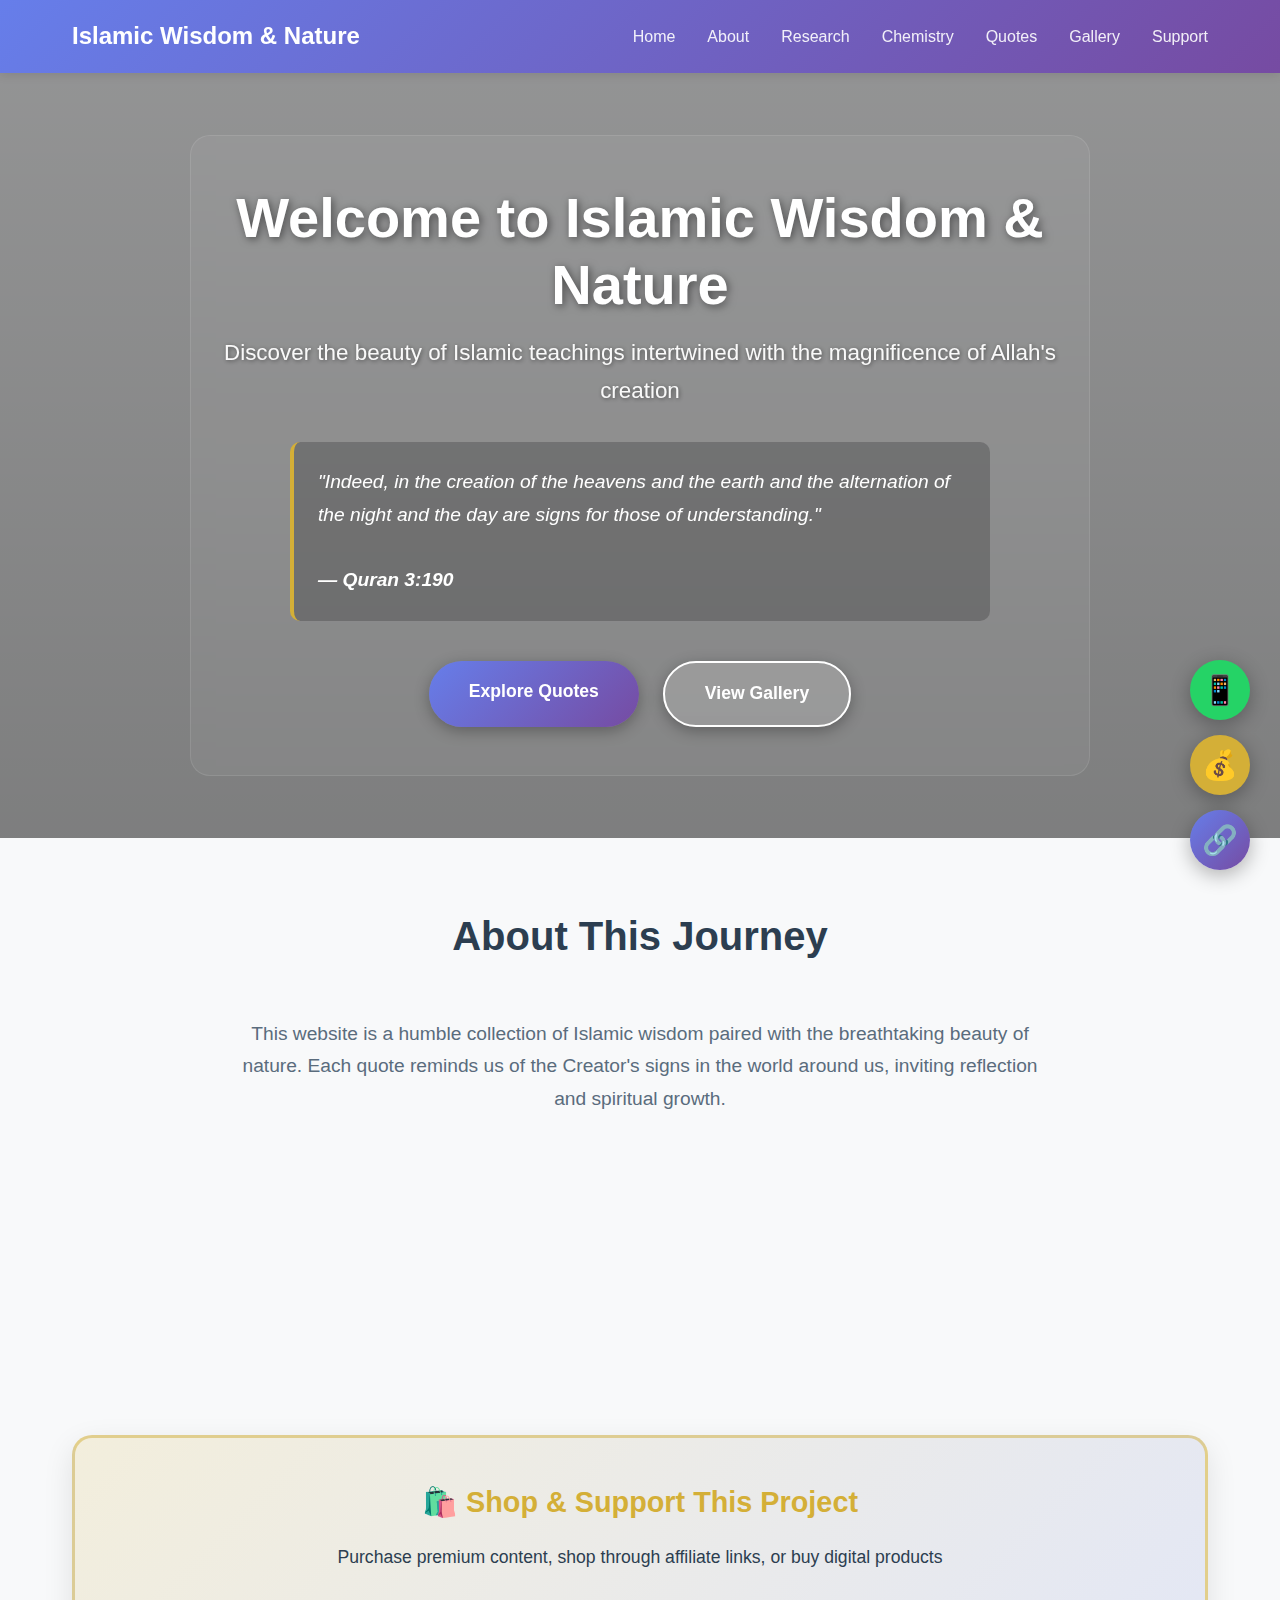
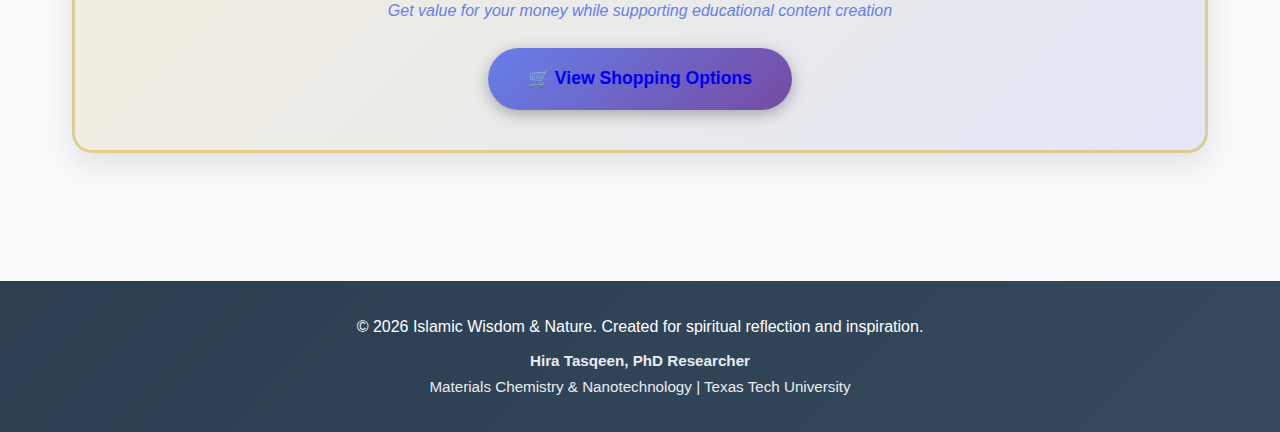
<file: index.html>
<!DOCTYPE html>
<html lang="en">
<head>
    <meta charset="UTF-8">
    <meta name="google-site-verification" content="0rpn5jZev-lIDCj9W_5budGLkEMwYAqXZYoYXgfjcLM" />
    <meta name="viewport" content="width=device-width, initial-scale=1.0">
    <title>Islamic Wisdom & Nature - by Hira Tasqeen</title>
    <meta name="description" content="Beautiful Islamic quotes, Quran verses, chemistry in nature, and stunning nature photography by Hira Tasqeen. Discover the science behind Allah's creation.">
    <meta name="keywords" content="Hira Tasqeen, Islamic quotes, Quran verses, Islamic wisdom, nature photography, chemistry in Islam, Islamic science, Muslim education, Allah creation, Hira Tasqeen website">
    <meta name="author" content="Hira Tasqeen">
    <meta property="og:title" content="Islamic Wisdom & Nature - by Hira Tasqeen">
    <meta property="og:description" content="Beautiful Islamic quotes, chemistry explanations, and nature photography combining faith and science">
    <meta property="og:type" content="website">
    <meta property="og:url" content="https://Hira-Tasqeen.github.io/islamic-wisdom-nature/">
    <meta name="twitter:card" content="summary_large_image">
    <meta name="twitter:title" content="Islamic Wisdom & Nature - by Hira Tasqeen">
    <meta name="twitter:description" content="Beautiful Islamic quotes and nature photography by Hira Tasqeen">
    <style>
        * {
            margin: 0;
            padding: 0;
            box-sizing: border-box;
        }

        html {
            scroll-behavior: smooth;
        }

        body {
            font-family: 'Segoe UI', Tahoma, Geneva, Verdana, sans-serif;
            background-color: #f8f9fa;
            color: #2c3e50;
            line-height: 1.7;
            overflow-x: hidden;
        }

        /* Loading Animation */
        .page-loader {
            position: fixed;
            top: 0;
            left: 0;
            width: 100%;
            height: 100%;
            background: linear-gradient(135deg, #667eea 0%, #764ba2 100%);
            display: flex;
            justify-content: center;
            align-items: center;
            z-index: 9999;
            transition: opacity 0.5s, visibility 0.5s;
        }

        .page-loader.hidden {
            opacity: 0;
            visibility: hidden;
        }

        .loader-content {
            text-align: center;
            color: white;
        }

        .spinner {
            width: 50px;
            height: 50px;
            border: 4px solid rgba(255, 255, 255, 0.3);
            border-top: 4px solid white;
            border-radius: 50%;
            animation: spin 1s linear infinite;
            margin: 0 auto 1rem;
        }

        @keyframes spin {
            0% { transform: rotate(0deg); }
            100% { transform: rotate(360deg); }
        }

        /* Floating Action Buttons */
        .floating-buttons {
            position: fixed;
            bottom: 30px;
            right: 30px;
            display: flex;
            flex-direction: column;
            gap: 15px;
            z-index: 1000;
        }

        .fab {
            width: 60px;
            height: 60px;
            border-radius: 50%;
            display: flex;
            align-items: center;
            justify-content: center;
            color: white;
            font-size: 1.8rem;
            text-decoration: none;
            box-shadow: 0 5px 20px rgba(0, 0, 0, 0.3);
            transition: all 0.3s ease;
            animation: floatFab 3s ease-in-out infinite;
        }

        @keyframes floatFab {
            0%, 100% { transform: translateY(0); }
            50% { transform: translateY(-10px); }
        }

        .fab:hover {
            transform: scale(1.15) rotate(10deg);
            animation: none;
        }

        .fab-whatsapp {
            background: #25D366;
        }

        .fab-share {
            background: linear-gradient(135deg, #667eea, #764ba2);
        }

        .fab-donate {
            background: #d4af37;
        }

        /* Navigation */
        nav {
            background: linear-gradient(135deg, #667eea 0%, #764ba2 100%);
            padding: 1rem 0;
            box-shadow: 0 2px 10px rgba(0, 0, 0, 0.1);
            position: sticky;
            top: 0;
            z-index: 1000;
        }

        .nav-container {
            max-width: 1200px;
            margin: 0 auto;
            display: flex;
            justify-content: space-between;
            align-items: center;
            padding: 0 2rem;
        }

        .logo {
            color: white;
            font-size: 1.5rem;
            font-weight: 700;
            text-decoration: none;
        }

        .nav-links {
            display: flex;
            gap: 2rem;
            list-style: none;
        }

        .nav-links a {
            color: rgba(255, 255, 255, 0.9);
            text-decoration: none;
            font-weight: 500;
            transition: all 0.3s ease;
            position: relative;
        }

        .nav-links a::after {
            content: '';
            position: absolute;
            bottom: -5px;
            left: 0;
            width: 0;
            height: 2px;
            background: #d4af37;
            transition: width 0.3s ease;
        }

        .nav-links a:hover {
            color: #d4af37;
            transform: translateY(-2px);
        }

        .nav-links a:hover::after {
            width: 100%;
        }

        .hamburger {
            display: none;
            flex-direction: column;
            cursor: pointer;
            gap: 4px;
        }

        .hamburger span {
            width: 25px;
            height: 3px;
            background: white;
            border-radius: 3px;
            transition: all 0.3s ease;
        }

        /* Hero Section */
        .hero {
            min-height: 85vh;
            background: linear-gradient(rgba(0, 0, 0, 0.4), rgba(0, 0, 0, 0.5)),
                        url('https://images.unsplash.com/photo-1506905925346-21bda4d32df4?w=1600&q=80');
            background-size: cover;
            background-position: center;
            background-attachment: fixed;
            display: flex;
            align-items: center;
            justify-content: center;
            color: white;
            text-align: center;
            padding: 2rem;
        }

        .hero-content {
            max-width: 900px;
            padding: 3rem 2rem;
            background: rgba(255, 255, 255, 0.05);
            backdrop-filter: blur(10px);
            border-radius: 20px;
            border: 1px solid rgba(255, 255, 255, 0.1);
            animation: fadeInUp 1s ease-out, float 3s ease-in-out infinite;
        }

        @keyframes fadeInUp {
            from {
                opacity: 0;
                transform: translateY(30px);
            }
            to {
                opacity: 1;
                transform: translateY(0);
            }
        }

        @keyframes float {
            0%, 100% { transform: translateY(0); }
            50% { transform: translateY(-10px); }
        }

        .hero h1 {
            font-size: 3.5rem;
            font-weight: 700;
            margin-bottom: 1rem;
            text-shadow: 2px 2px 8px rgba(0, 0, 0, 0.5);
            line-height: 1.2;
        }

        .hero h3 {
            font-size: 1.4rem;
            font-weight: 300;
            margin-bottom: 2rem;
            opacity: 0.95;
            text-shadow: 1px 1px 4px rgba(0, 0, 0, 0.5);
        }

        .hero blockquote {
            border-left: 4px solid #d4af37;
            padding-left: 1.5rem;
            margin: 2rem auto;
            font-style: italic;
            font-size: 1.2rem;
            max-width: 700px;
            background: rgba(0, 0, 0, 0.2);
            padding: 1.5rem;
            border-radius: 10px;
            text-align: left;
        }

        .hero-buttons {
            margin-top: 2.5rem;
            display: flex;
            gap: 1.5rem;
            justify-content: center;
            flex-wrap: wrap;
        }

        .btn {
            padding: 1rem 2.5rem;
            font-size: 1.1rem;
            font-weight: 600;
            border-radius: 50px;
            text-decoration: none;
            transition: all 0.3s ease;
            box-shadow: 0 4px 15px rgba(0, 0, 0, 0.3);
            display: inline-block;
        }

        .btn-primary {
            background: linear-gradient(135deg, #667eea 0%, #764ba2 100%);
            color: white;
            border: none;
            position: relative;
            overflow: hidden;
        }

        .btn-primary::before {
            content: '';
            position: absolute;
            top: 0;
            left: -100%;
            width: 100%;
            height: 100%;
            background: linear-gradient(90deg, transparent, rgba(255,255,255,0.3), transparent);
            transition: left 0.5s;
        }

        .btn-primary:hover::before {
            left: 100%;
        }

        .btn-primary:hover {
            transform: translateY(-3px) scale(1.05);
            box-shadow: 0 10px 30px rgba(102, 126, 234, 0.5);
        }

        .btn-secondary {
            background: rgba(255, 255, 255, 0.1);
            color: white;
            border: 2px solid white;
            backdrop-filter: blur(10px);
        }

        .btn-secondary:hover {
            background: rgba(255, 255, 255, 0.2);
            transform: translateY(-3px);
        }

        /* Content Section */
        .content-section {
            max-width: 1200px;
            margin: 0 auto;
            padding: 4rem 2rem;
        }

        .content-section h2 {
            text-align: center;
            font-size: 2.5rem;
            margin-bottom: 3rem;
            color: #2c3e50;
        }

        .features {
            display: grid;
            grid-template-columns: repeat(auto-fit, minmax(300px, 1fr));
            gap: 2rem;
            margin-top: 3rem;
        }

        .feature-card-link {
            text-decoration: none;
            color: inherit;
            display: block;
        }

        .feature-card {
            background: linear-gradient(135deg, #f5f7fa 0%, #c3cfe2 100%);
            padding: 2.5rem;
            border-radius: 15px;
            box-shadow: 0 10px 30px rgba(0, 0, 0, 0.1);
            transition: all 0.4s ease;
            opacity: 0;
            transform: translateY(50px);
            animation: slideInUp 0.6s ease forwards;
            position: relative;
            cursor: pointer;
        }

        .feature-card-link:nth-child(1) .feature-card { animation-delay: 0.1s; }
        .feature-card-link:nth-child(2) .feature-card { animation-delay: 0.2s; }
        .feature-card-link:nth-child(3) .feature-card { animation-delay: 0.3s; }

        @keyframes slideInUp {
            to {
                opacity: 1;
                transform: translateY(0);
            }
        }

        .feature-card:hover {
            transform: translateY(-15px) scale(1.03);
            box-shadow: 0 20px 50px rgba(102, 126, 234, 0.3);
            background: linear-gradient(135deg, #667eea 0%, #764ba2 100%);
            color: white;
        }

        .feature-card:hover h3 {
            color: white;
        }

        .feature-card:hover p {
            color: rgba(255, 255, 255, 0.9);
        }

        .feature-card h3 {
            font-size: 1.5rem;
            margin-bottom: 1rem;
            color: #5a67d8;
        }

        .feature-card p {
            color: #4a5568;
            line-height: 1.8;
        }

        .card-arrow {
            position: absolute;
            bottom: 1.5rem;
            right: 1.5rem;
            font-size: 1.8rem;
            color: #667eea;
            opacity: 0;
            transform: translateX(-10px);
            transition: all 0.4s ease;
        }

        .feature-card:hover .card-arrow {
            opacity: 1;
            transform: translateX(0);
            color: white;
        }

        /* Footer */
        footer {
            background: linear-gradient(135deg, #2c3e50 0%, #34495e 100%);
            color: white;
            padding: 2rem;
            text-align: center;
            margin-top: 4rem;
        }

        @media (max-width: 768px) {
            .hero h1 {
                font-size: 2.5rem;
            }

            .hero h3 {
                font-size: 1.1rem;
            }

            .hamburger {
                display: flex;
            }

            .nav-links {
                position: fixed;
                top: 60px;
                left: -100%;
                flex-direction: column;
                background: linear-gradient(135deg, #667eea 0%, #764ba2 100%);
                width: 100%;
                padding: 2rem;
                gap: 1.5rem;
                transition: left 0.3s ease;
                box-shadow: 0 4px 10px rgba(0, 0, 0, 0.2);
            }

            .nav-links.active {
                left: 0;
            }

            .hero-buttons {
                flex-direction: column;
                align-items: stretch;
            }

            .btn {
                width: 100%;
            }
        }
    </style>
</head>
<body>
    <!-- Loading Screen -->
    <div class="page-loader" id="pageLoader">
        <div class="loader-content">
            <div class="spinner"></div>
            <h2 style="font-size: 1.5rem; margin-top: 1rem;">Loading Islamic Wisdom...</h2>
        </div>
    </div>

    <!-- Floating Action Buttons -->
    <div class="floating-buttons">
        <a href="https://wa.me/?text=Check%20out%20this%20amazing%20Islamic%20Wisdom%20and%20Chemistry%20website!%20https://github.com/YOUR-USERNAME/islamic-wisdom-nature" target="_blank" class="fab fab-whatsapp" title="Share on WhatsApp">📱</a>
        <a href="support.html" class="fab fab-donate" title="Support Us">💰</a>
        <a href="#" onclick="shareWebsite(); return false;" class="fab fab-share" title="Share Website">🔗</a>
    </div>

    <nav>
        <div class="nav-container">
            <a href="index.html" class="logo">Islamic Wisdom & Nature</a>
            <div class="hamburger" onclick="toggleMenu()">
                <span></span>
                <span></span>
                <span></span>
            </div>
            <ul class="nav-links" id="navLinks">
                <li><a href="index.html">Home</a></li>
                <li><a href="about.html">About</a></li>
                <li><a href="research.html">Research</a></li>
                <li><a href="chemistry.html">Chemistry</a></li>
                <li><a href="quotes.html">Quotes</a></li>
                <li><a href="gallery.html">Gallery</a></li>
                <li><a href="support.html">Support</a></li>
            </ul>
        </div>
    </nav>

    <div class="hero">
        <div class="hero-content">
            <h1>Welcome to Islamic Wisdom & Nature</h1>
            <h3>Discover the beauty of Islamic teachings intertwined with the magnificence of Allah's creation</h3>
            
            <blockquote>
                "Indeed, in the creation of the heavens and the earth and the alternation of the night and the day are signs for those of understanding."
                <br><br>
                <strong>— Quran 3:190</strong>
            </blockquote>

            <div class="hero-buttons">
                <a href="quotes.html" class="btn btn-primary">Explore Quotes</a>
                <a href="gallery.html" class="btn btn-secondary">View Gallery</a>
            </div>
        </div>
    </div>

    <div class="content-section">
        <h2>About This Journey</h2>
        
        <p style="text-align: center; font-size: 1.2rem; color: #5a6c7d; max-width: 800px; margin: 0 auto 3rem;">
            This website is a humble collection of Islamic wisdom paired with the breathtaking beauty of nature. 
            Each quote reminds us of the Creator's signs in the world around us, inviting reflection and spiritual growth.
        </p>

        <div class="features">
            <a href="quotes.html" class="feature-card-link">
                <div class="feature-card">
                    <h3>📖 Sacred Verses</h3>
                    <p>Authentic quotes from the Quran and Hadith, carefully selected to inspire and guide.</p>
                    <span class="card-arrow">→</span>
                </div>
            </a>

            <a href="gallery.html" class="feature-card-link">
                <div class="feature-card">
                    <h3>🌿 Nature's Beauty</h3>
                    <p>Stunning natural landscapes that reflect the majesty of Allah's creation.</p>
                    <span class="card-arrow">→</span>
                </div>
            </a>

            <a href="inspiration.html" class="feature-card-link">
                <div class="feature-card">
                    <h3>✨ Daily Inspiration</h3>
                    <p>Find peace and wisdom through the combination of divine words and earthly beauty.</p>
                    <span class="card-arrow">→</span>
                </div>
            </a>
        </div>

        <div style="text-align: center; margin-top: 3rem; padding: 2.5rem; background: linear-gradient(135deg, rgba(212,175,55,0.15) 0%, rgba(102,126,234,0.15) 100%); border-radius: 20px; border: 3px solid rgba(212,175,55,0.5); box-shadow: 0 10px 30px rgba(0,0,0,0.1);">
            <h3 style="color: #d4af37; font-size: 1.8rem; margin-bottom: 1rem;">🛍️ Shop & Support This Project</h3>
            <p style="margin-bottom: 1.5rem; font-size: 1.1rem; color: #2c3e50;">Purchase premium content, shop through affiliate links, or buy digital products</p>
            <p style="margin-bottom: 1.5rem; font-style: italic; color: #667eea;">Get value for your money while supporting educational content creation</p>
            <a href="support.html" class="btn" style="font-size: 1.1rem; padding: 1rem 2.5rem; background: linear-gradient(135deg, #667eea 0%, #764ba2 100%);">🛒 View Shopping Options</a>
        </div>
    </div>

    <footer>
        <p>&copy; 2026 Islamic Wisdom & Nature. Created for spiritual reflection and inspiration.</p>
        <p style="margin-top: 0.5rem; font-size: 0.95rem; opacity: 0.9;">
            <strong>Hira Tasqeen, PhD Researcher</strong><br>
            Materials Chemistry & Nanotechnology | Texas Tech University
        </p>
    </footer>

    <script>
        // Page loader
        window.addEventListener('load', () => {
            setTimeout(() => {
                document.getElementById('pageLoader').classList.add('hidden');
            }, 800);
        });

        function toggleMenu() {
            const navLinks = document.getElementById('navLinks');
            navLinks.classList.toggle('active');
        }

        // Close menu when clicking on a link
        document.querySelectorAll('.nav-links a').forEach(link => {
            link.addEventListener('click', () => {
                document.getElementById('navLinks').classList.remove('active');
            });
        });

        // Close menu when clicking outside
        document.addEventListener('click', (e) => {
            const nav = document.querySelector('nav');
            const hamburger = document.querySelector('.hamburger');
            if (!nav.contains(e.target) && !hamburger.contains(e.target)) {
                document.getElementById('navLinks').classList.remove('active');
            }
        });

        // Smooth scroll for internal links
        document.querySelectorAll('a[href^="#"]').forEach(anchor => {
            anchor.addEventListener('click', function (e) {
                e.preventDefault();
                const target = document.querySelector(this.getAttribute('href'));
                if (target) {
                    target.scrollIntoView({ behavior: 'smooth', block: 'start' });
                }
            });
        });

        // Parallax effect for hero
        window.addEventListener('scroll', () => {
            const scrolled = window.pageYOffset;
            const hero = document.querySelector('.hero');
            if (hero) {
                hero.style.transform = `translateY(${scrolled * 0.5}px)`;
            }
        });

        // Share website function
        function shareWebsite() {
            if (navigator.share) {
                navigator.share({
                    title: 'Islamic Wisdom & Nature',
                    text: 'Discover the beauty of Islamic teachings and chemistry of nature!',
                    url: window.location.href
                }).catch(err => console.log('Error sharing:', err));
            } else {
                // Fallback - copy to clipboard
                navigator.clipboard.writeText(window.location.href);
                alert('Link copied to clipboard! Share with your friends!');
            }
        }
    </script>
</body>
</html>
</file>
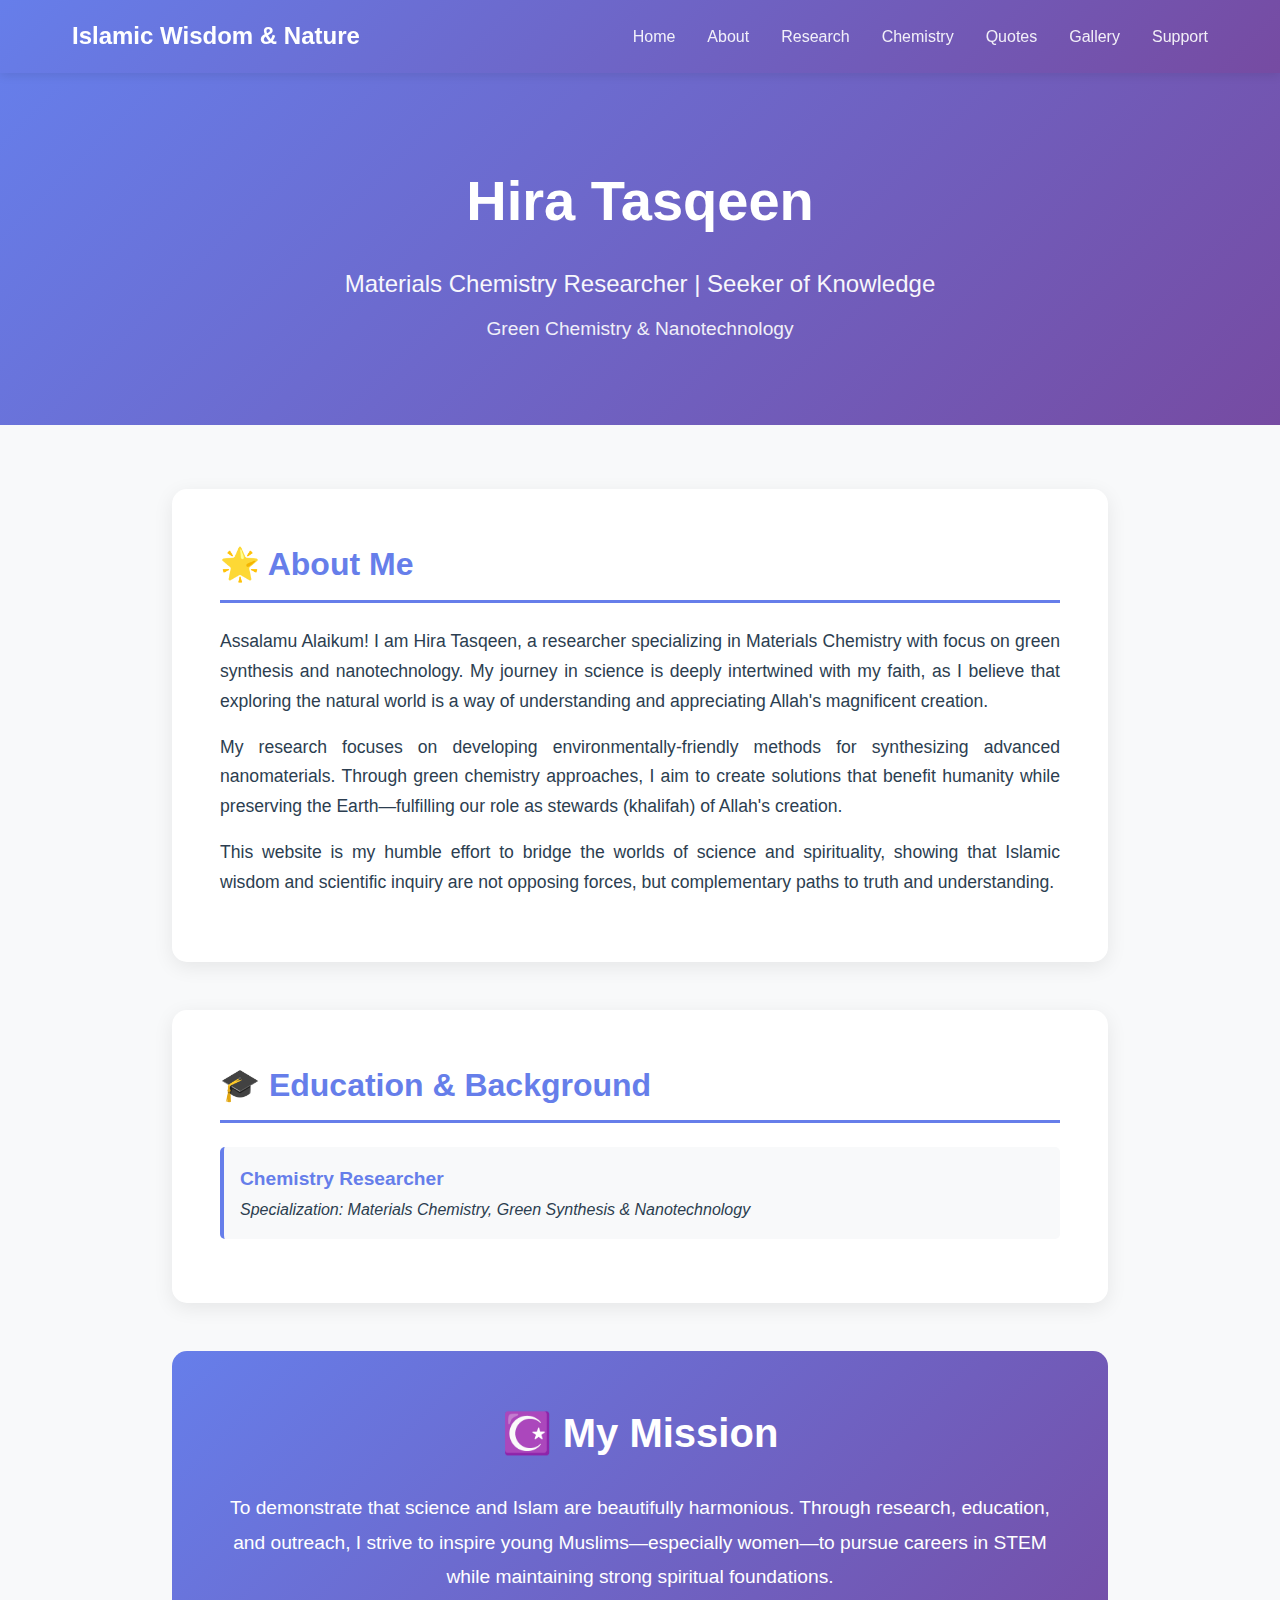
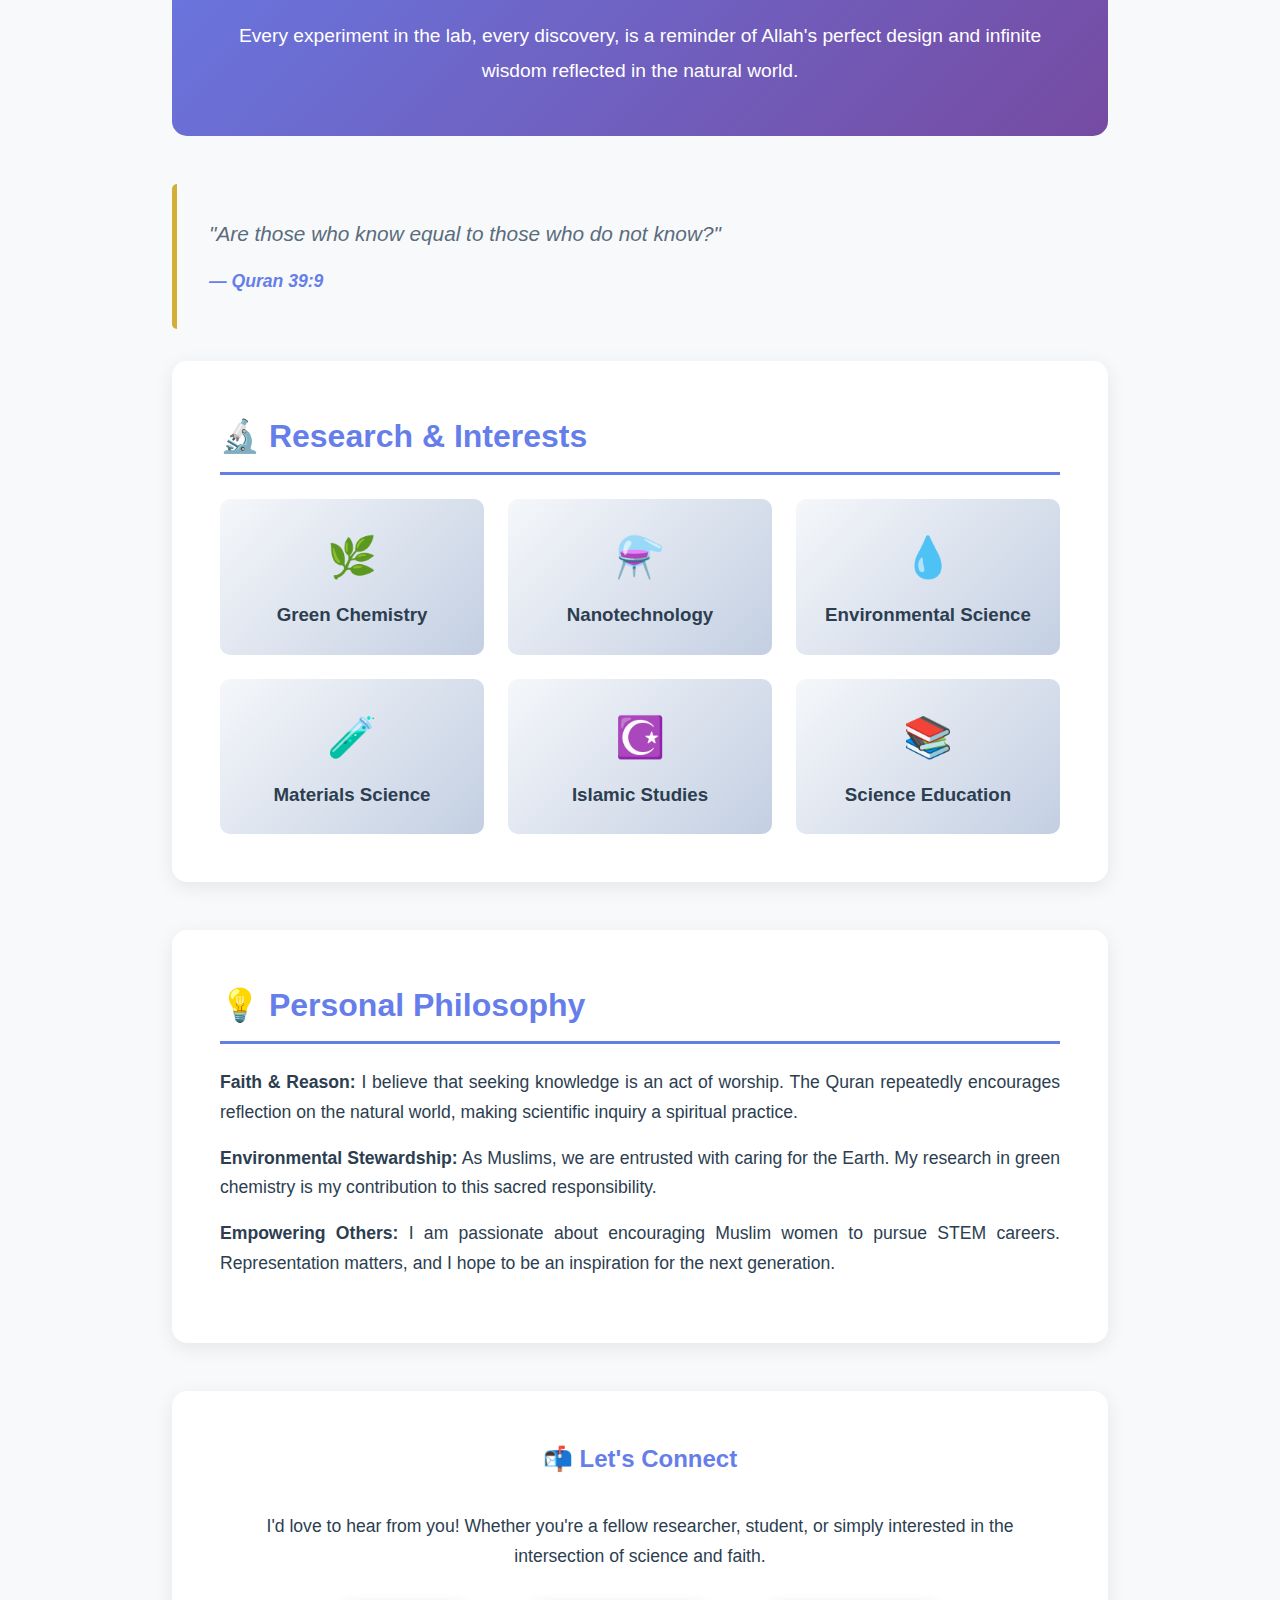
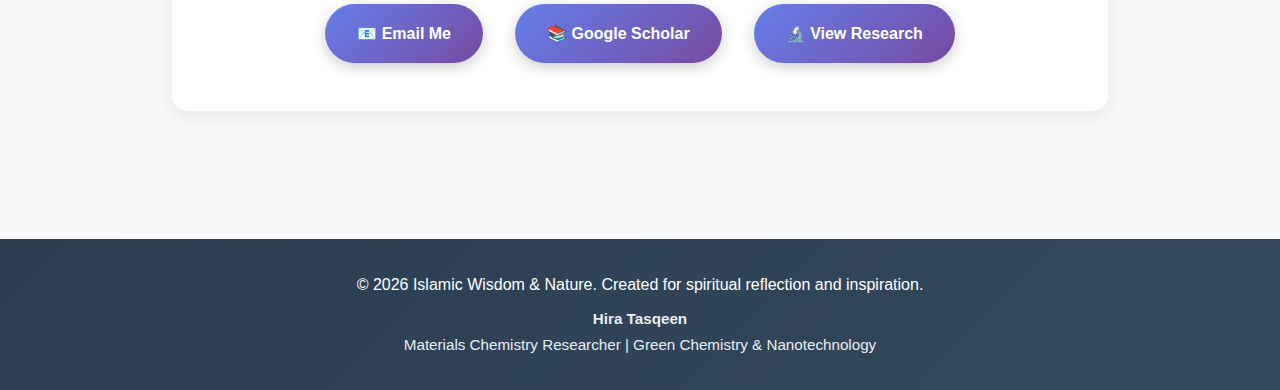
<file: about.html>
<!DOCTYPE html>
<html lang="en">
<head>
    <meta charset="UTF-8">
    <meta name="google-site-verification" content="0rpn5jZev-lIDCj9W_5budGLkEMwYAqXZYoYXgfjcLM" />
    <meta name="viewport" content="width=device-width, initial-scale=1.0">
    <title>About Hira Tasqeen - Materials Chemistry Researcher</title>
    <meta name="description" content="Meet Hira Tasqeen, Materials Chemistry Researcher specializing in green synthesis and nanotechnology. Combining scientific research with Islamic wisdom and spirituality.">
    <meta name="keywords" content="Hira Tasqeen, PhD researcher, materials chemistry, Texas Tech University, Muslim scientist, Islamic wisdom">
    <meta name="author" content="Hira Tasqeen">
    <style>
        * {
            margin: 0;
            padding: 0;
            box-sizing: border-box;
        }

        body {
            font-family: 'Segoe UI', Tahoma, Geneva, Verdana, sans-serif;
            background-color: #f8f9fa;
            color: #2c3e50;
            line-height: 1.7;
        }

        nav {
            background: linear-gradient(135deg, #667eea 0%, #764ba2 100%);
            padding: 1rem 0;
            box-shadow: 0 2px 10px rgba(0, 0, 0, 0.1);
            position: sticky;
            top: 0;
            z-index: 1000;
        }

        .nav-container {
            max-width: 1200px;
            margin: 0 auto;
            display: flex;
            justify-content: space-between;
            align-items: center;
            padding: 0 2rem;
        }

        .logo {
            color: white;
            font-size: 1.5rem;
            font-weight: 700;
            text-decoration: none;
        }

        .nav-links {
            display: flex;
            gap: 2rem;
            list-style: none;
        }

        .nav-links a {
            color: rgba(255, 255, 255, 0.9);
            text-decoration: none;
            font-weight: 500;
            transition: all 0.3s ease;
        }

        .nav-links a:hover {
            color: #d4af37;
            transform: translateY(-2px);
        }

        .hero-about {
            background: linear-gradient(135deg, #667eea 0%, #764ba2 100%);
            color: white;
            padding: 5rem 2rem;
            text-align: center;
        }

        .hero-about h1 {
            font-size: 3.5rem;
            margin-bottom: 1rem;
        }

        .hero-about .subtitle {
            font-size: 1.5rem;
            opacity: 0.95;
            margin-bottom: 0.5rem;
        }

        .hero-about .affiliation {
            font-size: 1.2rem;
            opacity: 0.9;
        }

        .container {
            max-width: 1000px;
            margin: 0 auto;
            padding: 4rem 2rem;
        }

        .about-section {
            background: white;
            padding: 3rem;
            border-radius: 15px;
            box-shadow: 0 5px 20px rgba(0, 0, 0, 0.08);
            margin-bottom: 3rem;
        }

        .about-section h2 {
            font-size: 2rem;
            color: #667eea;
            margin-bottom: 1.5rem;
            border-bottom: 3px solid #667eea;
            padding-bottom: 0.5rem;
        }

        .about-section p {
            font-size: 1.1rem;
            margin-bottom: 1rem;
            text-align: justify;
        }

        .education-list, .interests-list {
            list-style: none;
            padding-left: 0;
        }

        .education-list li, .interests-list li {
            padding: 1rem;
            margin-bottom: 1rem;
            background: #f8f9fa;
            border-left: 4px solid #667eea;
            border-radius: 5px;
        }

        .education-list li strong {
            color: #667eea;
            font-size: 1.2rem;
        }

        .interests-grid {
            display: grid;
            grid-template-columns: repeat(auto-fit, minmax(200px, 1fr));
            gap: 1.5rem;
            margin-top: 1.5rem;
        }

        .interest-card {
            background: linear-gradient(135deg, #f5f7fa 0%, #c3cfe2 100%);
            padding: 1.5rem;
            border-radius: 10px;
            text-align: center;
            transition: all 0.3s ease;
        }

        .interest-card:hover {
            transform: translateY(-5px);
            box-shadow: 0 10px 25px rgba(102, 126, 234, 0.3);
        }

        .interest-icon {
            font-size: 2.5rem;
            margin-bottom: 0.5rem;
        }

        .mission-box {
            background: linear-gradient(135deg, #667eea 0%, #764ba2 100%);
            color: white;
            padding: 3rem;
            border-radius: 15px;
            margin: 3rem 0;
            text-align: center;
        }

        .mission-box h2 {
            font-size: 2.5rem;
            margin-bottom: 1.5rem;
        }

        .mission-box p {
            font-size: 1.2rem;
            line-height: 1.8;
        }

        .quote-section {
            background: #f8f9fa;
            border-left: 5px solid #d4af37;
            padding: 2rem;
            margin: 2rem 0;
            border-radius: 5px;
        }

        .quote-section blockquote {
            font-size: 1.3rem;
            font-style: italic;
            color: #5a6c7d;
            margin-bottom: 1rem;
        }

        .quote-section cite {
            color: #667eea;
            font-weight: 600;
            font-size: 1.1rem;
        }

        .contact-section {
            background: white;
            padding: 3rem;
            border-radius: 15px;
            box-shadow: 0 5px 20px rgba(0, 0, 0, 0.08);
            text-align: center;
        }

        .contact-section h2 {
            color: #667eea;
            margin-bottom: 2rem;
        }

        .contact-links {
            display: flex;
            justify-content: center;
            gap: 2rem;
            flex-wrap: wrap;
        }

        .contact-btn {
            padding: 1rem 2rem;
            background: linear-gradient(135deg, #667eea 0%, #764ba2 100%);
            color: white;
            text-decoration: none;
            border-radius: 50px;
            font-weight: 600;
            transition: all 0.3s ease;
            box-shadow: 0 4px 15px rgba(0, 0, 0, 0.2);
        }

        .contact-btn:hover {
            transform: translateY(-3px);
            box-shadow: 0 6px 20px rgba(102, 126, 234, 0.4);
        }

        footer {
            background: linear-gradient(135deg, #2c3e50 0%, #34495e 100%);
            color: white;
            padding: 2rem;
            text-align: center;
            margin-top: 4rem;
        }

        @media (max-width: 768px) {
            .hero-about h1 {
                font-size: 2rem;
            }

            .nav-links {
                display: none;
            }
        }
    </style>
</head>
<body>
    <nav>
        <div class="nav-container">
            <a href="index.html" class="logo">Islamic Wisdom & Nature</a>
            <ul class="nav-links">
                <li><a href="index.html">Home</a></li>
                <li><a href="about.html">About</a></li>
                <li><a href="research.html">Research</a></li>
                <li><a href="chemistry.html">Chemistry</a></li>
                <li><a href="quotes.html">Quotes</a></li>
                <li><a href="gallery.html">Gallery</a></li>
                <li><a href="support.html">Support</a></li>
            </ul>
        </div>
    </nav>

    <div class="hero-about">
        <h1>Hira Tasqeen</h1>
        <p class="subtitle">Materials Chemistry Researcher | Seeker of Knowledge</p>
        <p class="affiliation">Green Chemistry & Nanotechnology</p>
    </div>

    <div class="container">
        <!-- About Me Section -->
        <div class="about-section">
            <h2>🌟 About Me</h2>
            <p>
                Assalamu Alaikum! I am Hira Tasqeen, a researcher specializing in Materials Chemistry with focus on green synthesis and nanotechnology. My journey in science is deeply intertwined with my faith, as I believe that exploring the natural world is a way of understanding and appreciating Allah's magnificent creation.
            </p>
            <p>
                My research focuses on developing environmentally-friendly methods for synthesizing advanced nanomaterials. Through green chemistry approaches, I aim to create solutions that benefit humanity while preserving the Earth—fulfilling our role as stewards (khalifah) of Allah's creation.
            </p>
            <p>
                This website is my humble effort to bridge the worlds of science and spirituality, showing that Islamic wisdom and scientific inquiry are not opposing forces, but complementary paths to truth and understanding.
            </p>
        </div>

        <!-- Education Section -->
        <div class="about-section">
            <h2>🎓 Education & Background</h2>
            <ul class="education-list">
                <li>
                    <strong>Chemistry Researcher</strong><br>
                    <em>Specialization: Materials Chemistry, Green Synthesis & Nanotechnology</em>
                </li>
            </ul>
        </div>

        <!-- Mission Statement -->
        <div class="mission-box">
            <h2>☪️ My Mission</h2>
            <p>
                To demonstrate that science and Islam are beautifully harmonious. Through research, education, and outreach, I strive to inspire young Muslims—especially women—to pursue careers in STEM while maintaining strong spiritual foundations.
            </p>
            <p style="margin-top: 1.5rem;">
                Every experiment in the lab, every discovery, is a reminder of Allah's perfect design and infinite wisdom reflected in the natural world.
            </p>
        </div>

        <!-- Islamic Quote -->
        <div class="quote-section">
            <blockquote>
                "Are those who know equal to those who do not know?"
            </blockquote>
            <cite>— Quran 39:9</cite>
        </div>

        <!-- Research Interests -->
        <div class="about-section">
            <h2>🔬 Research & Interests</h2>
            <div class="interests-grid">
                <div class="interest-card">
                    <div class="interest-icon">🌿</div>
                    <h3>Green Chemistry</h3>
                </div>
                <div class="interest-card">
                    <div class="interest-icon">⚗️</div>
                    <h3>Nanotechnology</h3>
                </div>
                <div class="interest-card">
                    <div class="interest-icon">💧</div>
                    <h3>Environmental Science</h3>
                </div>
                <div class="interest-card">
                    <div class="interest-icon">🧪</div>
                    <h3>Materials Science</h3>
                </div>
                <div class="interest-card">
                    <div class="interest-icon">☪️</div>
                    <h3>Islamic Studies</h3>
                </div>
                <div class="interest-card">
                    <div class="interest-icon">📚</div>
                    <h3>Science Education</h3>
                </div>
            </div>
        </div>

        <!-- Personal Philosophy -->
        <div class="about-section">
            <h2>💡 Personal Philosophy</h2>
            <p>
                <strong>Faith & Reason:</strong> I believe that seeking knowledge is an act of worship. The Quran repeatedly encourages reflection on the natural world, making scientific inquiry a spiritual practice.
            </p>
            <p>
                <strong>Environmental Stewardship:</strong> As Muslims, we are entrusted with caring for the Earth. My research in green chemistry is my contribution to this sacred responsibility.
            </p>
            <p>
                <strong>Empowering Others:</strong> I am passionate about encouraging Muslim women to pursue STEM careers. Representation matters, and I hope to be an inspiration for the next generation.
            </p>
        </div>

        <!-- Contact Section -->
        <div class="contact-section">
            <h2>📬 Let's Connect</h2>
            <p style="margin-bottom: 2rem; font-size: 1.1rem;">
                I'd love to hear from you! Whether you're a fellow researcher, student, or simply interested in the intersection of science and faith.
            </p>
            <div class="contact-links">
                <a href="mailto:htasqeen@ttu.edu" class="contact-btn">📧 Email Me</a>
                <a href="https://scholar.google.com/citations?user=mt9Ic9kAAAAJ" target="_blank" class="contact-btn">📚 Google Scholar</a>
                <a href="research.html" class="contact-btn">🔬 View Research</a>
            </div>
        </div>
    </div>

    <footer>
        <p>&copy; 2026 Islamic Wisdom & Nature. Created for spiritual reflection and inspiration.</p>
        <p style="margin-top: 0.5rem; font-size: 0.95rem; opacity: 0.9;">
            <strong>Hira Tasqeen</strong><br>
            Materials Chemistry Researcher | Green Chemistry & Nanotechnology
        </p>
    </footer>
</body>
</html>
</file>
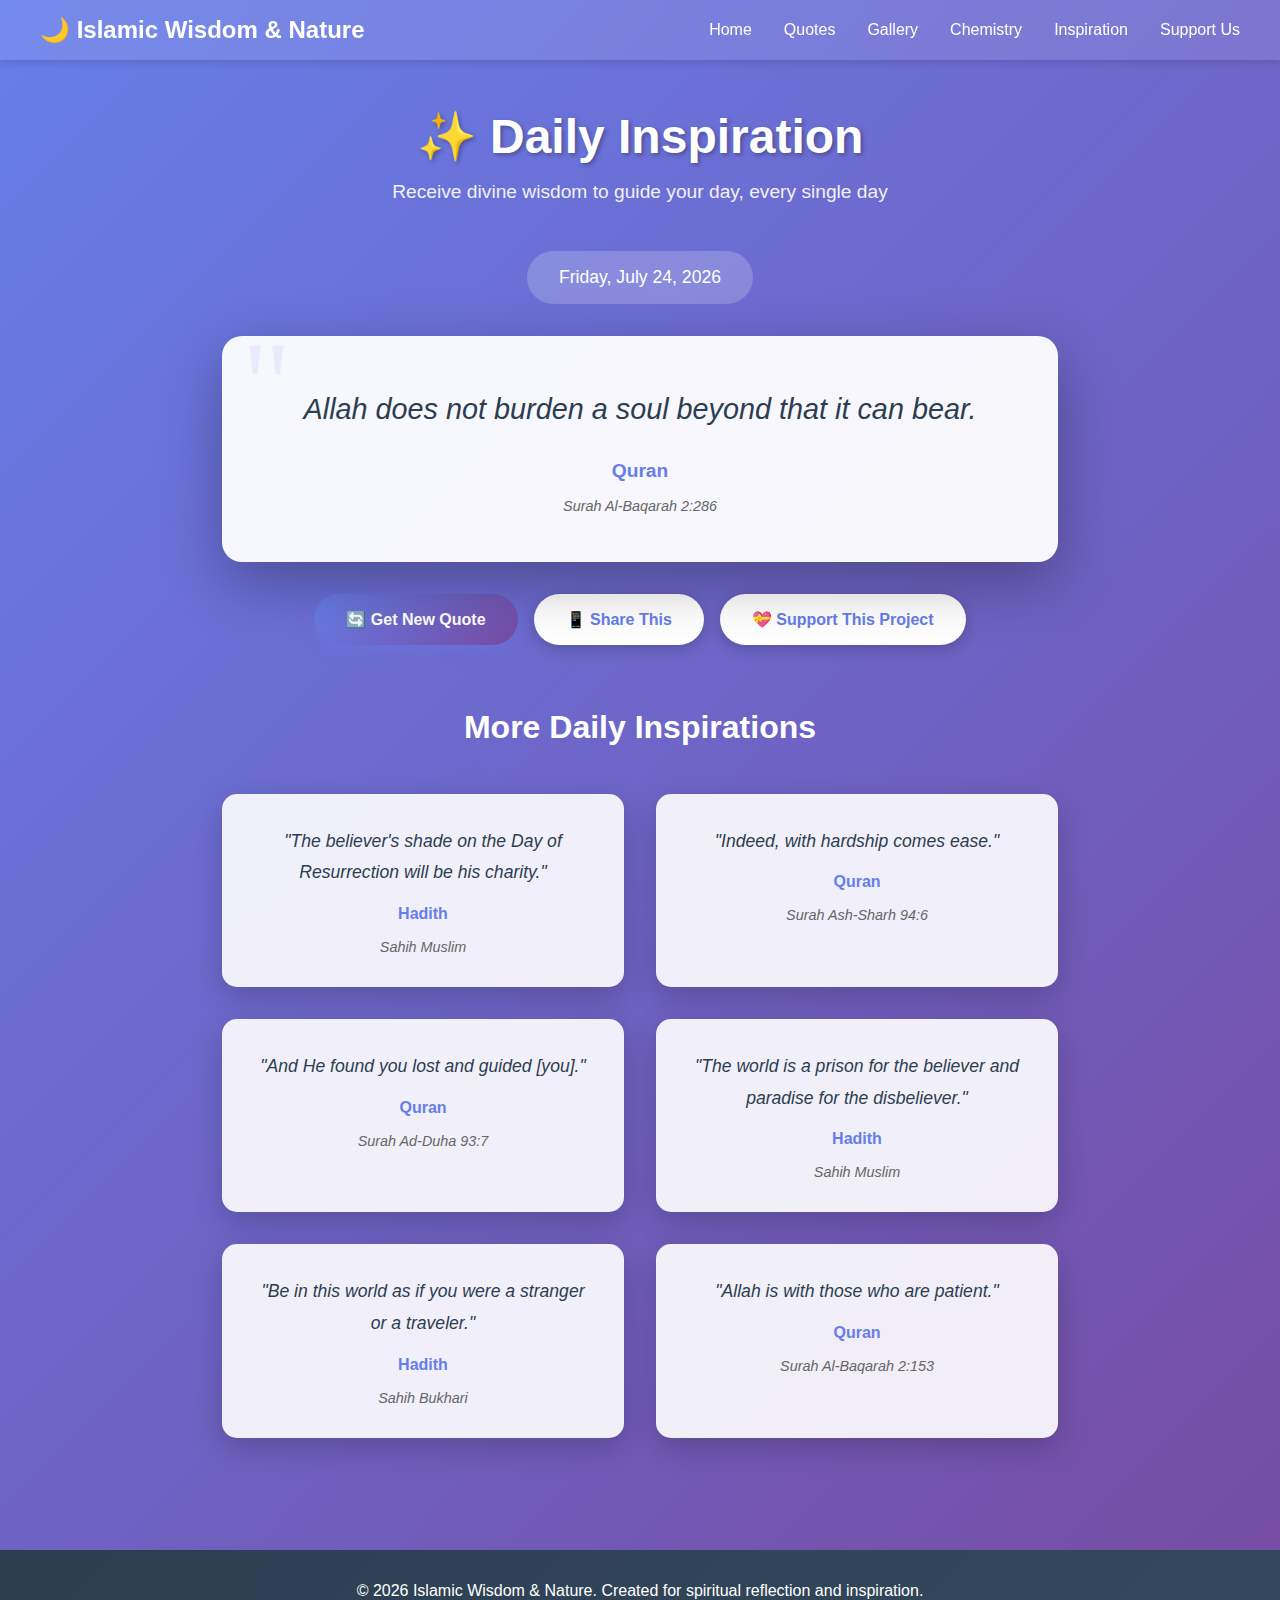
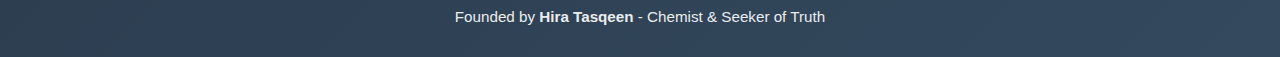
<file: inspiration.html>
<!DOCTYPE html>
<html xmlns="http://www.w3.org/1999/xhtml" lang="en" xml:lang="en">
<head>
    <meta charset="utf-8" />
    <meta name="google-site-verification" content="0rpn5jZev-lIDCj9W_5budGLkEMwYAqXZYoYXgfjcLM" />
    <meta name="viewport" content="width=device-width, initial-scale=1.0" />
    <title>Daily Inspiration - by Hira Tasqeen</title>
    <meta name="description" content="Daily Islamic inspiration and motivational quotes by Hira Tasqeen. Get your daily dose of spiritual wisdom and faith.">
    <meta name="keywords" content="daily inspiration, Islamic quotes, motivational quotes, Hira Tasqeen, Muslim inspiration, daily wisdom, Islamic motivation">
    <meta name="author" content="Hira Tasqeen">
    <style>
        * {
            margin: 0;
            padding: 0;
            box-sizing: border-box;
        }

        body {
            font-family: 'Segoe UI', Tahoma, Geneva, Verdana, sans-serif;
            background: linear-gradient(135deg, #667eea 0%, #764ba2 100%);
            min-height: 100vh;
            color: white;
        }

        /* Navigation */
        nav {
            background: rgba(255, 255, 255, 0.1);
            backdrop-filter: blur(10px);
            padding: 1rem 2rem;
            position: sticky;
            top: 0;
            z-index: 1000;
            box-shadow: 0 4px 6px rgba(0, 0, 0, 0.1);
        }

        .nav-container {
            display: flex;
            justify-content: space-between;
            align-items: center;
            max-width: 1200px;
            margin: 0 auto;
        }

        .logo {
            font-size: 1.5rem;
            font-weight: bold;
            color: white;
            text-decoration: none;
        }

        .nav-links {
            display: flex;
            gap: 2rem;
            list-style: none;
        }

        .nav-links a {
            color: white;
            text-decoration: none;
            transition: all 0.3s ease;
            font-weight: 500;
        }

        .nav-links a:hover {
            color: #d4af37;
            transform: translateY(-2px);
        }

        /* Hamburger Menu */
        .hamburger {
            display: none;
            flex-direction: column;
            cursor: pointer;
            gap: 4px;
        }

        .hamburger span {
            width: 25px;
            height: 3px;
            background: white;
            transition: 0.3s;
        }

        /* Main Container */
        .container {
            max-width: 900px;
            margin: 0 auto;
            padding: 3rem 2rem;
            text-align: center;
        }

        .page-title {
            font-size: 3rem;
            margin-bottom: 1rem;
            animation: fadeInDown 0.8s ease;
            text-shadow: 2px 2px 4px rgba(0, 0, 0, 0.3);
        }

        .page-subtitle {
            font-size: 1.2rem;
            margin-bottom: 3rem;
            opacity: 0.9;
            animation: fadeInUp 0.8s ease;
        }

        /* Quote Card */
        .inspiration-card {
            background: rgba(255, 255, 255, 0.95);
            padding: 3rem;
            border-radius: 20px;
            box-shadow: 0 20px 60px rgba(0, 0, 0, 0.3);
            margin-bottom: 2rem;
            animation: scaleIn 1s ease;
            position: relative;
            overflow: hidden;
        }

        .inspiration-card::before {
            content: '"';
            position: absolute;
            top: -20px;
            left: 20px;
            font-size: 120px;
            color: rgba(102, 126, 234, 0.1);
            font-family: Georgia, serif;
        }

        .quote-text {
            font-size: 1.8rem;
            color: #2c3e50;
            line-height: 1.8;
            margin-bottom: 1.5rem;
            font-style: italic;
            position: relative;
            z-index: 1;
        }

        .quote-source {
            font-size: 1.2rem;
            color: #667eea;
            font-weight: bold;
            margin-bottom: 1rem;
        }

        .quote-reference {
            font-size: 0.9rem;
            color: #666;
            font-style: italic;
        }

        /* Date Display */
        .date-display {
            background: rgba(255, 255, 255, 0.2);
            padding: 1rem 2rem;
            border-radius: 50px;
            display: inline-block;
            margin-bottom: 2rem;
            font-size: 1.1rem;
            animation: pulse 2s infinite;
        }

        /* Action Buttons */
        .action-buttons {
            display: flex;
            gap: 1rem;
            justify-content: center;
            flex-wrap: wrap;
            margin-top: 2rem;
        }

        .btn {
            padding: 1rem 2rem;
            border-radius: 50px;
            text-decoration: none;
            font-weight: bold;
            transition: all 0.3s ease;
            cursor: pointer;
            border: none;
            font-size: 1rem;
        }

        .btn-primary {
            background: linear-gradient(135deg, #667eea 0%, #764ba2 100%);
            color: white;
            box-shadow: 0 4px 15px rgba(102, 126, 234, 0.4);
        }

        .btn-primary:hover {
            transform: translateY(-3px);
            box-shadow: 0 6px 25px rgba(102, 126, 234, 0.6);
        }

        .btn-secondary {
            background: white;
            color: #667eea;
            box-shadow: 0 4px 15px rgba(0, 0, 0, 0.2);
        }

        .btn-secondary:hover {
            transform: translateY(-3px);
            box-shadow: 0 6px 25px rgba(0, 0, 0, 0.3);
        }

        /* Daily Quotes Grid */
        .quotes-grid {
            display: grid;
            grid-template-columns: repeat(auto-fit, minmax(300px, 1fr));
            gap: 2rem;
            margin-top: 3rem;
        }

        .mini-quote-card {
            background: rgba(255, 255, 255, 0.9);
            padding: 2rem;
            border-radius: 15px;
            box-shadow: 0 10px 30px rgba(0, 0, 0, 0.2);
            transition: all 0.3s ease;
            cursor: pointer;
        }

        .mini-quote-card:hover {
            transform: translateY(-10px) scale(1.03);
            box-shadow: 0 15px 40px rgba(0, 0, 0, 0.3);
        }

        .mini-quote-card .quote-text {
            font-size: 1.1rem;
            margin-bottom: 1rem;
        }

        .mini-quote-card .quote-source {
            font-size: 1rem;
        }

        /* Animations */
        @keyframes fadeInDown {
            from {
                opacity: 0;
                transform: translateY(-50px);
            }
            to {
                opacity: 1;
                transform: translateY(0);
            }
        }

        @keyframes fadeInUp {
            from {
                opacity: 0;
                transform: translateY(50px);
            }
            to {
                opacity: 1;
                transform: translateY(0);
            }
        }

        @keyframes scaleIn {
            from {
                opacity: 0;
                transform: scale(0.8);
            }
            to {
                opacity: 1;
                transform: scale(1);
            }
        }

        @keyframes pulse {
            0%, 100% {
                transform: scale(1);
            }
            50% {
                transform: scale(1.05);
            }
        }

        /* Mobile Responsive */
        @media (max-width: 768px) {
            .nav-links {
                display: none;
                position: absolute;
                top: 100%;
                left: 0;
                right: 0;
                background: rgba(44, 62, 80, 0.98);
                flex-direction: column;
                padding: 2rem;
                gap: 1rem;
                box-shadow: 0 4px 6px rgba(0, 0, 0, 0.1);
            }

            .nav-links.active {
                display: flex;
            }

            .hamburger {
                display: flex;
            }

            .page-title {
                font-size: 2rem;
            }

            .quote-text {
                font-size: 1.3rem;
            }

            .inspiration-card {
                padding: 2rem;
            }

            .action-buttons {
                flex-direction: column;
            }

            .btn {
                width: 100%;
            }
        }
    </style>
</head>
<body>
    <!-- Navigation -->
    <nav>
        <div class="nav-container">
            <a href="index.html" class="logo">🌙 Islamic Wisdom & Nature</a>
            <div class="hamburger" onclick="toggleMenu()">
                <span></span>
                <span></span>
                <span></span>
            </div>
            <ul class="nav-links" id="navLinks">
                <li><a href="index.html">Home</a></li>
                <li><a href="quotes.html">Quotes</a></li>
                <li><a href="gallery.html">Gallery</a></li>
                <li><a href="chemistry.html">Chemistry</a></li>
                <li><a href="inspiration.html">Inspiration</a></li>
                <li><a href="support.html">Support Us</a></li>
            </ul>
        </div>
    </nav>

    <!-- Main Content -->
    <div class="container">
        <h1 class="page-title">✨ Daily Inspiration</h1>
        <p class="page-subtitle">Receive divine wisdom to guide your day, every single day</p>

        <!-- Current Date -->
        <div class="date-display" id="currentDate"></div>

        <!-- Today's Main Quote -->
        <div class="inspiration-card">
            <p class="quote-text" id="mainQuoteText">Loading today's inspiration...</p>
            <p class="quote-source" id="mainQuoteSource"></p>
            <p class="quote-reference" id="mainQuoteReference"></p>
        </div>

        <!-- Action Buttons -->
        <div class="action-buttons">
            <button class="btn btn-primary" onclick="getNewInspiration()">🔄 Get New Quote</button>
            <button class="btn btn-secondary" onclick="shareQuote()">📱 Share This</button>
            <a href="support.html" class="btn btn-secondary">💝 Support This Project</a>
        </div>

        <!-- More Inspirational Quotes -->
        <h2 style="margin-top: 4rem; margin-bottom: 2rem; font-size: 2rem;">More Daily Inspirations</h2>
        <div class="quotes-grid" id="quotesGrid"></div>
    </div>

    <script>
        // Comprehensive collection of Islamic inspirational quotes
        const inspirationalQuotes = [
            {
                text: "And He found you lost and guided [you].",
                source: "Quran",
                reference: "Surah Ad-Duha 93:7"
            },
            {
                text: "Indeed, with hardship comes ease.",
                source: "Quran",
                reference: "Surah Ash-Sharh 94:6"
            },
            {
                text: "So verily, with every difficulty, there is relief.",
                source: "Quran",
                reference: "Surah Ash-Sharh 94:5"
            },
            {
                text: "And your Lord is going to give you, and you will be satisfied.",
                source: "Quran",
                reference: "Surah Ad-Duha 93:5"
            },
            {
                text: "Do not lose hope, nor be sad.",
                source: "Quran",
                reference: "Surah Al-Imran 3:139"
            },
            {
                text: "Allah does not burden a soul beyond that it can bear.",
                source: "Quran",
                reference: "Surah Al-Baqarah 2:286"
            },
            {
                text: "When you forget that you need Allah, He puts you in a situation that causes you to call upon Him. And that's for your own good.",
                source: "Hadith",
                reference: "Ibn al-Qayyim"
            },
            {
                text: "The believer's shade on the Day of Resurrection will be his charity.",
                source: "Hadith",
                reference: "Sahih Muslim"
            },
            {
                text: "The best among you are those who have the best manners and character.",
                source: "Hadith",
                reference: "Sahih Bukhari"
            },
            {
                text: "Whoever believes in Allah and the Last Day, let him speak good or remain silent.",
                source: "Hadith",
                reference: "Sahih Bukhari"
            },
            {
                text: "The strong person is not the one who can wrestle someone else down. The strong person is the one who can control himself when he is angry.",
                source: "Hadith",
                reference: "Sahih Bukhari"
            },
            {
                text: "Be in this world as if you were a stranger or a traveler.",
                source: "Hadith",
                reference: "Sahih Bukhari"
            },
            {
                text: "Allah is with those who are patient.",
                source: "Quran",
                reference: "Surah Al-Baqarah 2:153"
            },
            {
                text: "Remember Me, and I will remember you.",
                source: "Quran",
                reference: "Surah Al-Baqarah 2:152"
            },
            {
                text: "The most beloved deeds to Allah are those that are most consistent, even if they are small.",
                source: "Hadith",
                reference: "Sahih Bukhari"
            },
            {
                text: "Seek knowledge from the cradle to the grave.",
                source: "Hadith",
                reference: "Prophet Muhammad ﷺ"
            },
            {
                text: "The best of people are those that bring most benefit to the rest of mankind.",
                source: "Hadith",
                reference: "Prophet Muhammad ﷺ"
            },
            {
                text: "A good word is charity.",
                source: "Hadith",
                reference: "Sahih Bukhari"
            },
            {
                text: "None of you truly believes until he loves for his brother what he loves for himself.",
                source: "Hadith",
                reference: "Sahih Bukhari"
            },
            {
                text: "The world is a prison for the believer and paradise for the disbeliever.",
                source: "Hadith",
                reference: "Sahih Muslim"
            }
        ];

        // Get quote of the day based on date
        function getQuoteOfDay() {
            const today = new Date();
            const dayOfYear = Math.floor((today - new Date(today.getFullYear(), 0, 0)) / 1000 / 60 / 60 / 24);
            return inspirationalQuotes[dayOfYear % inspirationalQuotes.length];
        }

        // Display current date
        function displayDate() {
            const today = new Date();
            const options = { weekday: 'long', year: 'numeric', month: 'long', day: 'numeric' };
            document.getElementById('currentDate').textContent = today.toLocaleDateString('en-US', options);
        }

        // Display main quote
        function displayMainQuote() {
            const quote = getQuoteOfDay();
            document.getElementById('mainQuoteText').textContent = quote.text;
            document.getElementById('mainQuoteSource').textContent = quote.source;
            document.getElementById('mainQuoteReference').textContent = quote.reference;
        }

        // Get random new inspiration
        function getNewInspiration() {
            const randomQuote = inspirationalQuotes[Math.floor(Math.random() * inspirationalQuotes.length)];
            document.getElementById('mainQuoteText').textContent = randomQuote.text;
            document.getElementById('mainQuoteSource').textContent = randomQuote.source;
            document.getElementById('mainQuoteReference').textContent = randomQuote.reference;
            
            // Add animation
            const card = document.querySelector('.inspiration-card');
            card.style.animation = 'none';
            setTimeout(() => {
                card.style.animation = 'scaleIn 0.6s ease';
            }, 10);
        }

        // Share quote functionality
        function shareQuote() {
            const quoteText = document.getElementById('mainQuoteText').textContent;
            const quoteSource = document.getElementById('mainQuoteSource').textContent;
            const quoteReference = document.getElementById('mainQuoteReference').textContent;
            const shareText = `"${quoteText}"\n\n- ${quoteSource} (${quoteReference})\n\nFrom Islamic Wisdom & Nature`;
            
            if (navigator.share) {
                navigator.share({
                    title: 'Daily Islamic Inspiration',
                    text: shareText,
                }).catch(err => console.log('Error sharing:', err));
            } else {
                // Fallback: copy to clipboard
                navigator.clipboard.writeText(shareText).then(() => {
                    alert('Quote copied to clipboard! Share it with others.');
                });
            }
        }

        // Display quotes grid
        function displayQuotesGrid() {
            const grid = document.getElementById('quotesGrid');
            const shuffled = [...inspirationalQuotes].sort(() => 0.5 - Math.random());
            const selectedQuotes = shuffled.slice(0, 6);
            
            selectedQuotes.forEach(quote => {
                const card = document.createElement('div');
                card.className = 'mini-quote-card';
                card.innerHTML = `
                    <p class="quote-text">"${quote.text}"</p>
                    <p class="quote-source">${quote.source}</p>
                    <p class="quote-reference">${quote.reference}</p>
                `;
                card.onclick = () => {
                    document.getElementById('mainQuoteText').textContent = quote.text;
                    document.getElementById('mainQuoteSource').textContent = quote.source;
                    document.getElementById('mainQuoteReference').textContent = quote.reference;
                    window.scrollTo({ top: 0, behavior: 'smooth' });
                };
                grid.appendChild(card);
            });
        }

        // Mobile menu toggle
        function toggleMenu() {
            const navLinks = document.getElementById('navLinks');
            navLinks.classList.toggle('active');
        }

        // Initialize on page load
        window.onload = function() {
            displayDate();
            displayMainQuote();
            displayQuotesGrid();
        };
    </script>

    <footer style="background: linear-gradient(135deg, #2c3e50 0%, #34495e 100%); color: white; padding: 2rem; text-align: center; margin-top: 4rem;">
        <p>&copy; 2026 Islamic Wisdom & Nature. Created for spiritual reflection and inspiration.</p>
        <p style="margin-top: 0.5rem; font-size: 0.95rem; opacity: 0.9;">Founded by <strong>Hira Tasqeen</strong> - Chemist & Seeker of Truth</p>
    </footer>
</body>
</html>
</file>
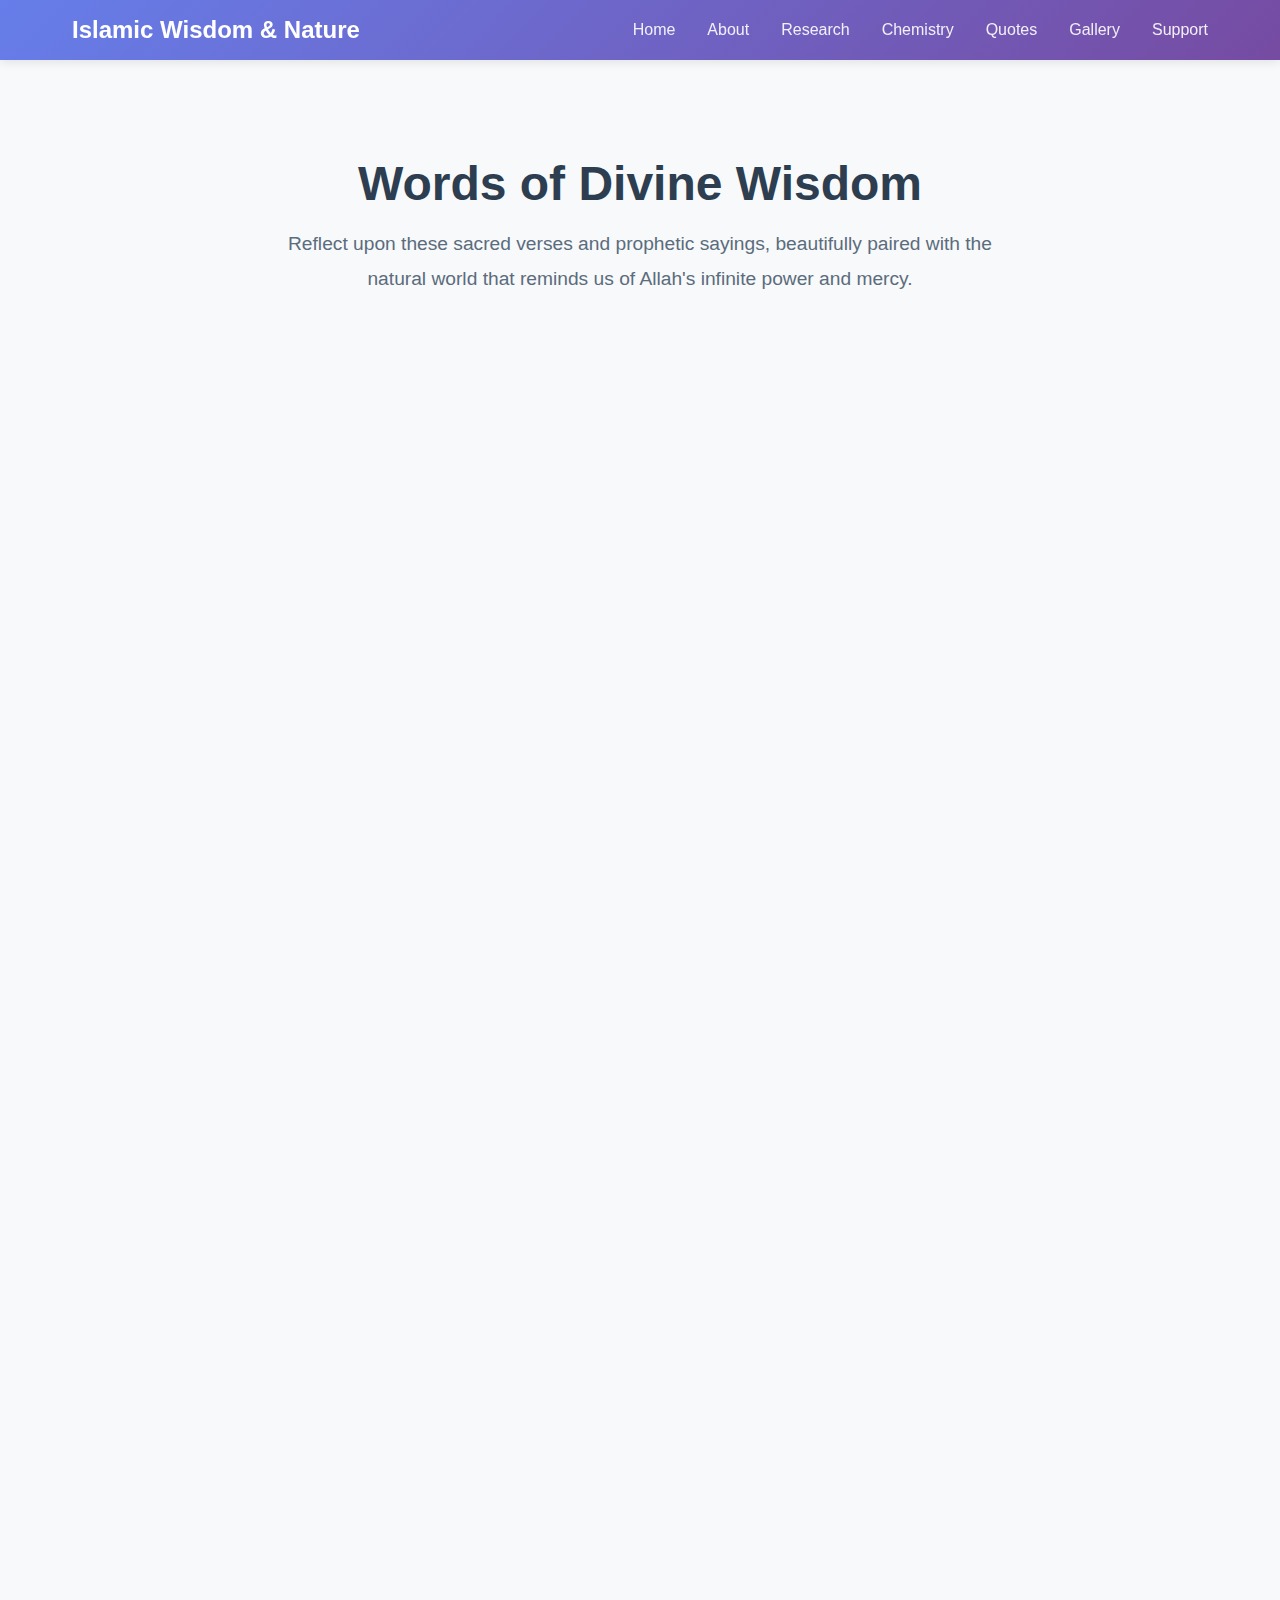
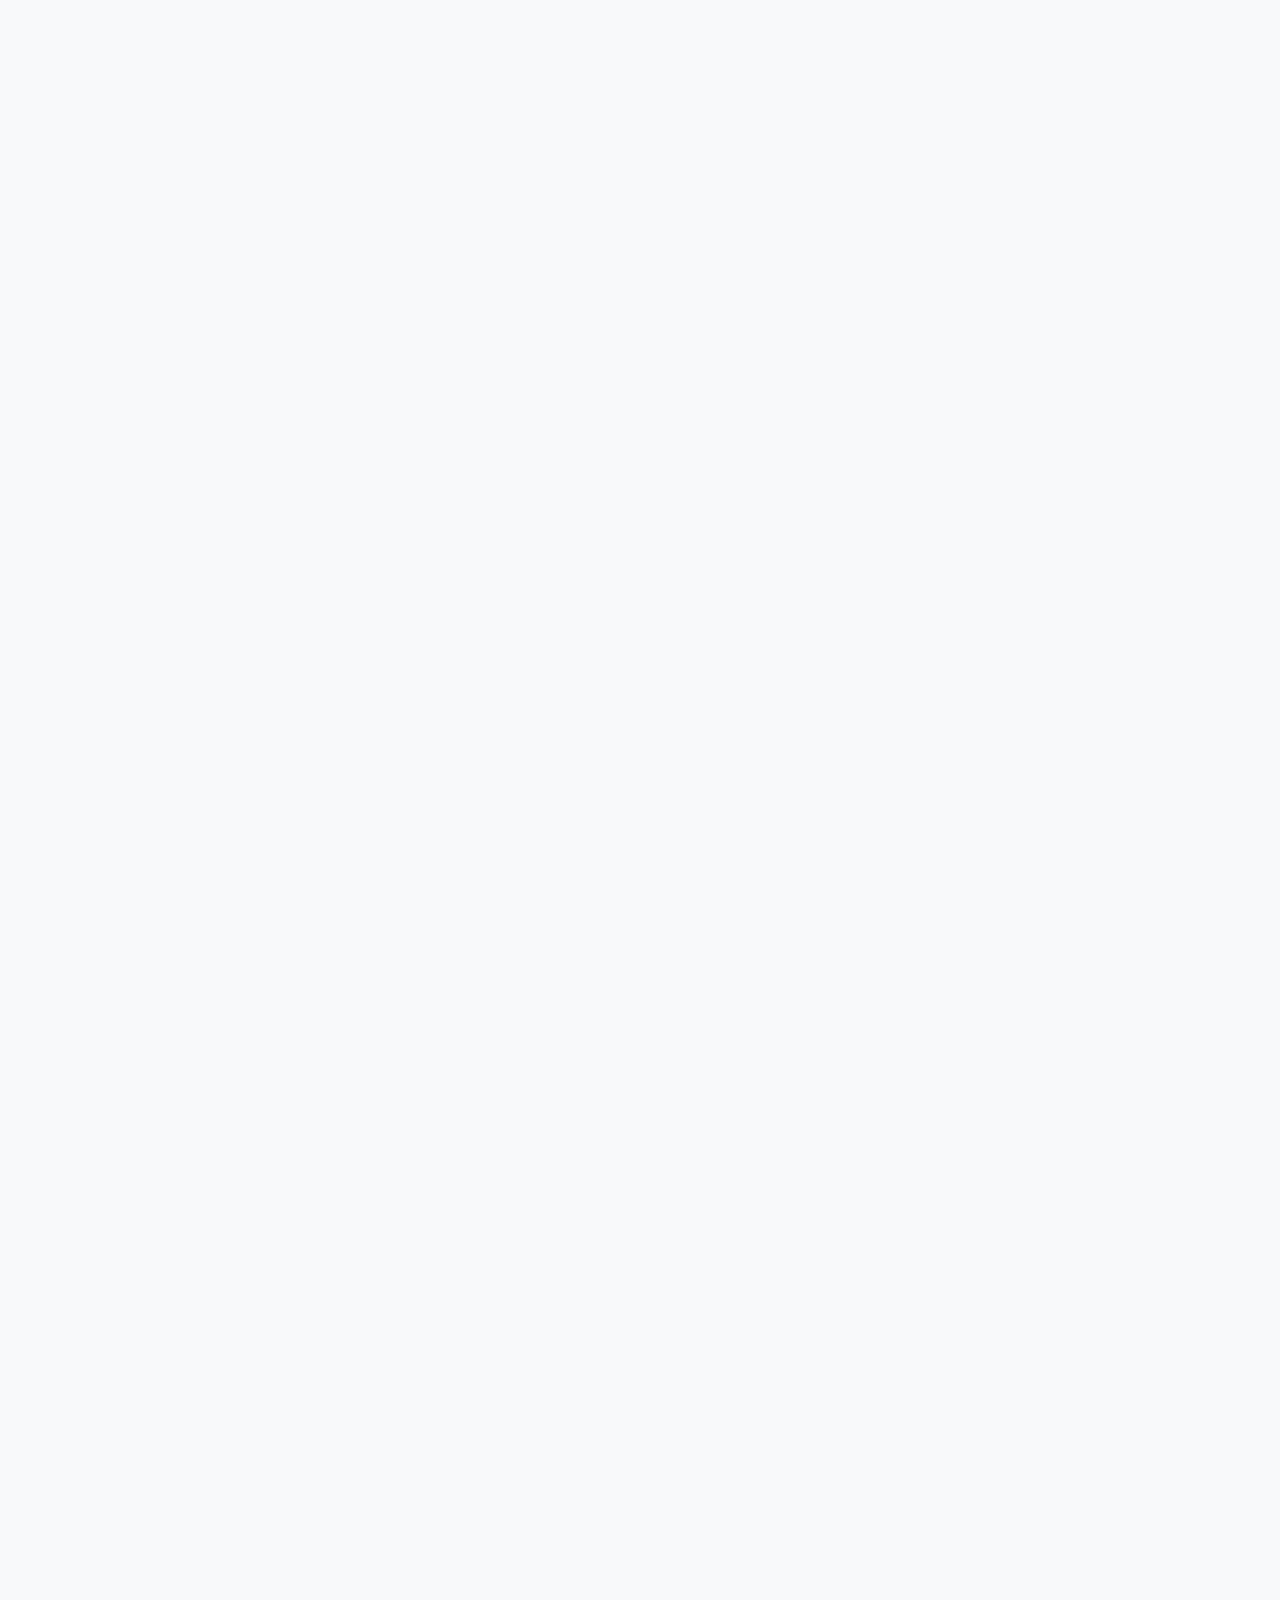
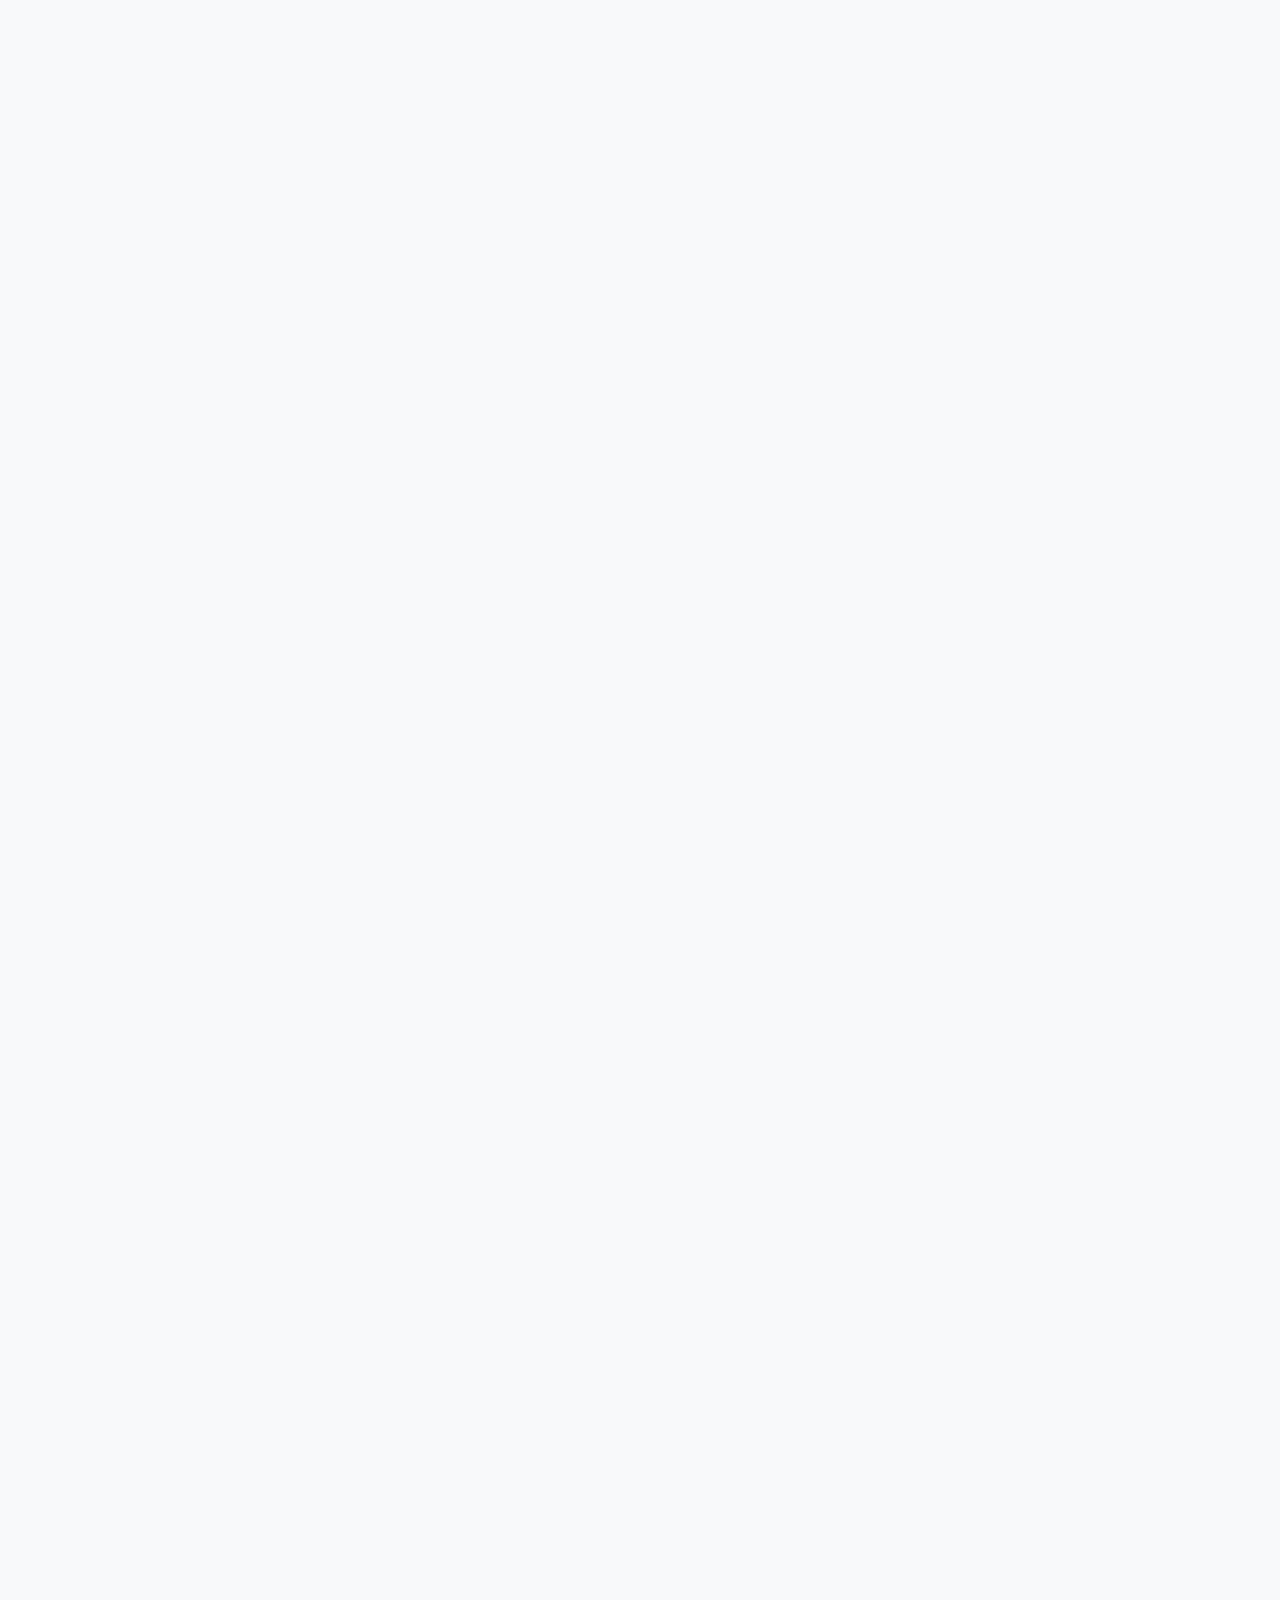
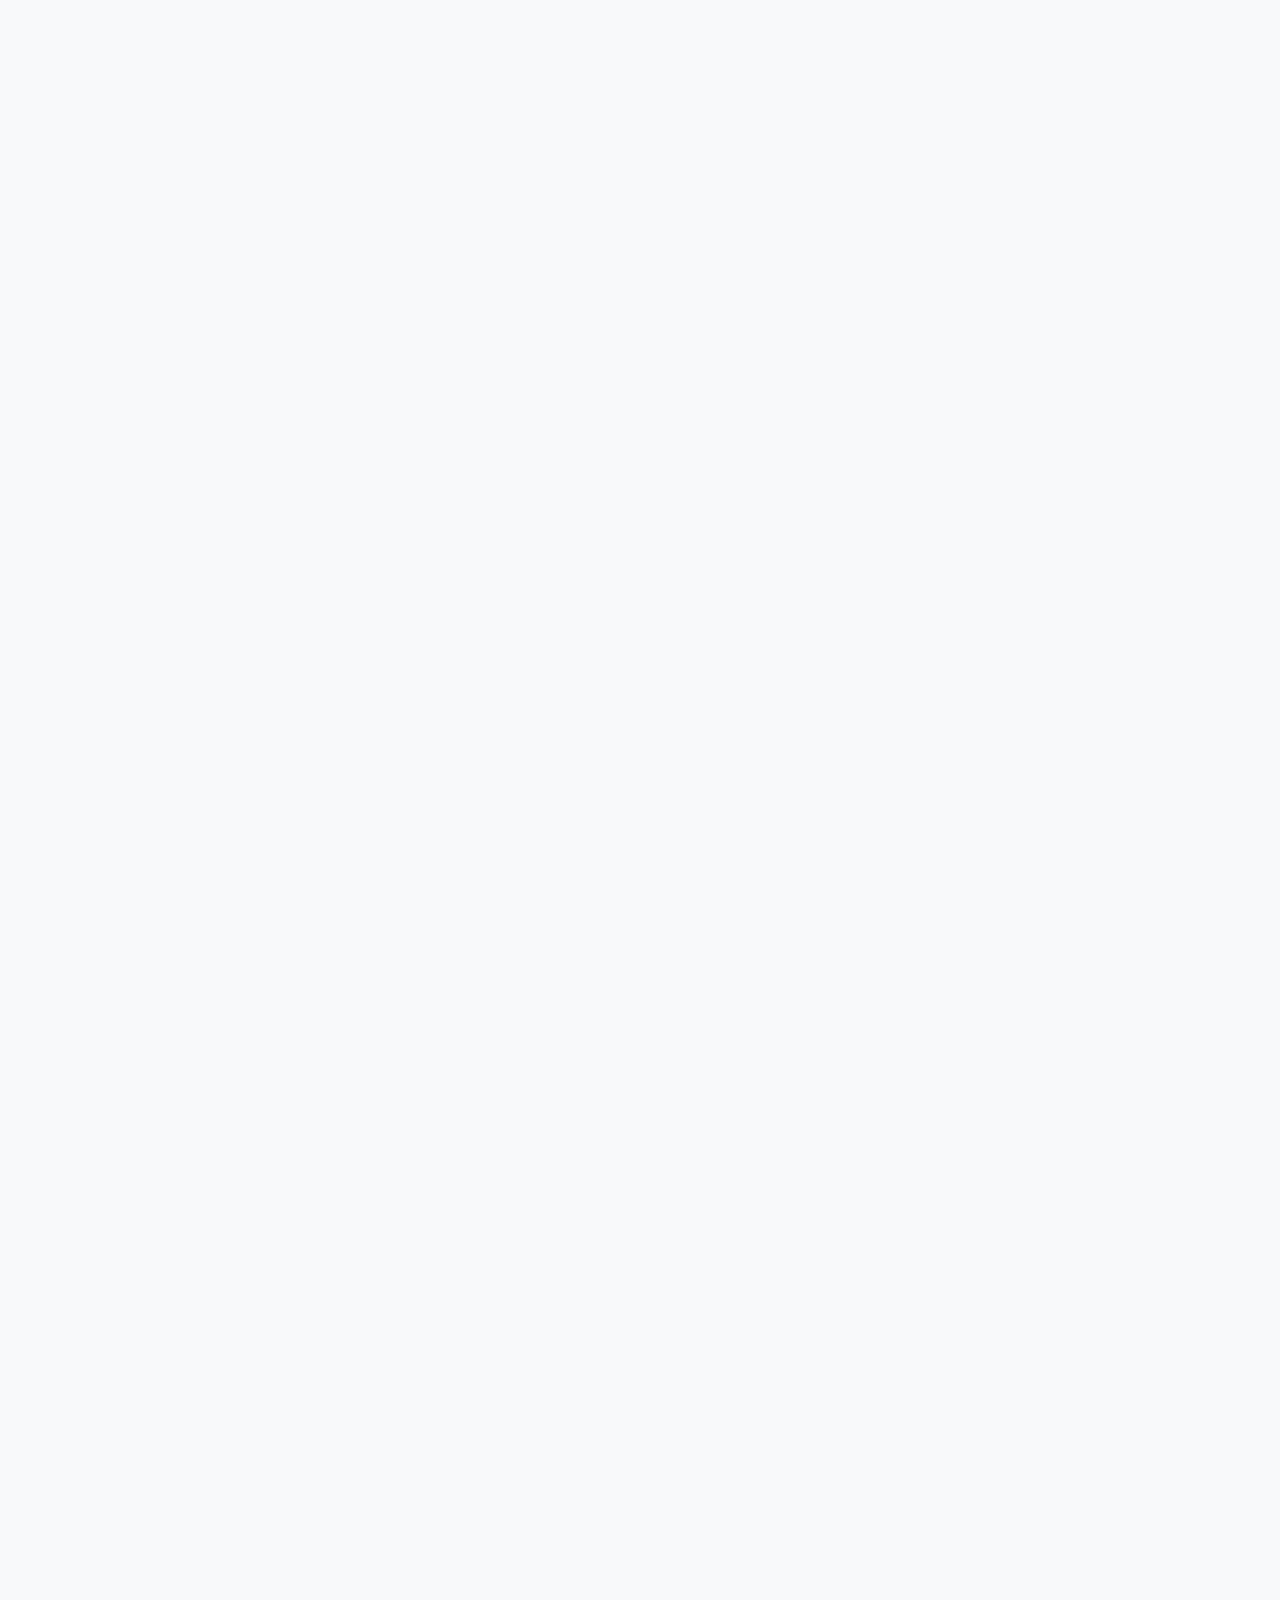
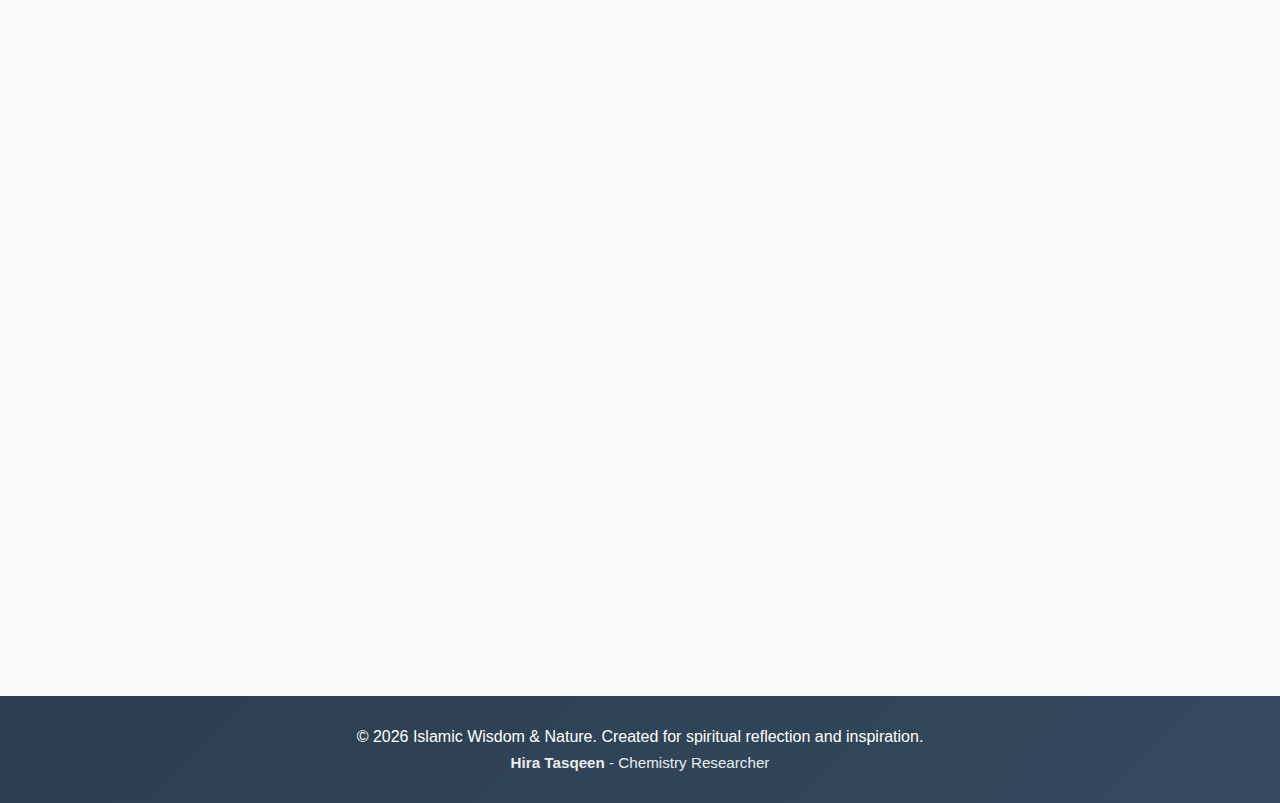
<file: quotes.html>
<!DOCTYPE html>
<html lang="en">
<head>
    <meta charset="UTF-8">
    <meta name="google-site-verification" content="0rpn5jZev-lIDCj9W_5budGLkEMwYAqXZYoYXgfjcLM" />
    <meta name="viewport" content="width=device-width, initial-scale=1.0">
    <title>Islamic Quotes - by Hira Tasqeen</title>
    <meta name="description" content="Beautiful collection of Islamic quotes and Quran verses by Hira Tasqeen. Inspirational quotes about faith, patience, gratitude, and Islamic wisdom.">
    <meta name="keywords" content="Islamic quotes, Quran verses, Hira Tasqeen, Muslim quotes, Islamic wisdom, faith quotes, patience quotes, gratitude in Islam">
    <meta name="author" content="Hira Tasqeen">
    <style>
        * {
            margin: 0;
            padding: 0;
            box-sizing: border-box;
        }

        body {
            font-family: 'Segoe UI', Tahoma, Geneva, Verdana, sans-serif;
            background-color: #f8f9fa;
            color: #2c3e50;
        }

        nav {
            background: linear-gradient(135deg, #667eea 0%, #764ba2 100%);
            padding: 1rem 0;
            box-shadow: 0 2px 10px rgba(0, 0, 0, 0.1);
            position: sticky;
            top: 0;
            z-index: 1000;
        }

        .nav-container {
            max-width: 1200px;
            margin: 0 auto;
            display: flex;
            justify-content: space-between;
            align-items: center;
            padding: 0 2rem;
        }

        .logo {
            color: white;
            font-size: 1.5rem;
            font-weight: 700;
            text-decoration: none;
        }

        .nav-links {
            display: flex;
            gap: 2rem;
            list-style: none;
        }

        .nav-links a {
            color: rgba(255, 255, 255, 0.9);
            text-decoration: none;
            font-weight: 500;
            transition: all 0.3s ease;
        }

        .nav-links a:hover {
            color: #d4af37;
        }

        .hamburger {
            display: none;
            flex-direction: column;
            cursor: pointer;
            gap: 4px;
        }

        .hamburger span {
            width: 25px;
            height: 3px;
            background: white;
            border-radius: 3px;
            transition: all 0.3s ease;
        }

        .page-intro {
            text-align: center;
            max-width: 800px;
            margin: 4rem auto;
            padding: 2rem;
        }

        .page-intro h1 {
            font-size: 3rem;
            color: #2c3e50;
            margin-bottom: 1rem;
        }

        .page-intro p {
            font-size: 1.2rem;
            color: #5a6c7d;
            line-height: 1.8;
        }

        .quotes-container {
            max-width: 1400px;
            margin: 0 auto;
            padding: 2rem;
        }

        .quote-card {
            position: relative;
            height: 500px;
            margin-bottom: 3rem;
            border-radius: 20px;
            overflow: hidden;
            box-shadow: 0 15px 50px rgba(0, 0, 0, 0.3);
            transition: all 0.5s ease;
            opacity: 0;
            transform: scale(0.9);
            animation: zoomIn 0.8s ease forwards;
        }

        @keyframes zoomIn {
            to {
                opacity: 1;
                transform: scale(1);
            }
        }

        .quote-card:hover {
            transform: scale(1.03) rotateY(2deg);
            box-shadow: 0 25px 70px rgba(102, 126, 234, 0.4);
        }

        .quote-background {
            position: absolute;
            top: 0;
            left: 0;
            width: 100%;
            height: 100%;
            background-size: cover;
            background-position: center;
            filter: brightness(0.6);
        }

        .quote-content {
            position: relative;
            z-index: 2;
            height: 100%;
            display: flex;
            flex-direction: column;
            justify-content: center;
            align-items: center;
            padding: 3rem;
            text-align: center;
            color: white;
        }

        .quote-text {
            font-size: 2rem;
            font-weight: 300;
            line-height: 1.6;
            margin-bottom: 1.5rem;
            text-shadow: 2px 2px 8px rgba(0, 0, 0, 0.7),
                         0 0 20px rgba(255, 255, 255, 0.3);
            max-width: 900px;
            font-style: italic;
            animation: textGlow 2s ease-in-out infinite alternate;
        }

        @keyframes textGlow {
            from { text-shadow: 2px 2px 8px rgba(0, 0, 0, 0.7), 0 0 20px rgba(255, 255, 255, 0.3); }
            to { text-shadow: 2px 2px 12px rgba(0, 0, 0, 0.9), 0 0 30px rgba(255, 255, 255, 0.5); }
        }

        .quote-source {
            font-size: 1.3rem;
            font-weight: 600;
            color: #d4af37;
            text-shadow: 1px 1px 4px rgba(0, 0, 0, 0.7);
            border-top: 2px solid #d4af37;
            padding-top: 1rem;
            animation: pulse 2s ease-in-out infinite;
        }

        @keyframes pulse {
            0%, 100% { transform: scale(1); }
            50% { transform: scale(1.05); }
        }

        footer {
            background: linear-gradient(135deg, #2c3e50 0%, #34495e 100%);
            color: white;
            padding: 2rem;
            text-align: center;
            margin-top: 4rem;
        }

        @media (max-width: 768px) {
            .hamburger {
                display: flex;
            }

            .nav-links {
                position: fixed;
                top: 60px;
                left: -100%;
                flex-direction: column;
                background: linear-gradient(135deg, #667eea 0%, #764ba2 100%);
                width: 100%;
                padding: 2rem;
                gap: 1.5rem;
                transition: left 0.3s ease;
                box-shadow: 0 4px 10px rgba(0, 0, 0, 0.2);
            }

            .nav-links.active {
                left: 0;
            }

            .quote-card {
                height: 400px;
            }

            .quote-text {
                font-size: 1.4rem;
            }

            .quote-source {
                font-size: 1.1rem;
            }

            .page-intro h1 {
                font-size: 2rem;
            }
        }
    </style>
</head>
<body>
    <nav>
        <div class="nav-container">
            <a href="index.html" class="logo">Islamic Wisdom & Nature</a>
            <div class="hamburger" onclick="toggleMenu()">
                <span></span>
                <span></span>
                <span></span>
            </div>
            <ul class="nav-links" id="navLinks">
                <li><a href="index.html">Home</a></li>
                <li><a href="about.html">About</a></li>
                <li><a href="research.html">Research</a></li>
                <li><a href="chemistry.html">Chemistry</a></li>
                <li><a href="quotes.html">Quotes</a></li>
                <li><a href="gallery.html">Gallery</a></li>
                <li><a href="support.html">Support</a></li>
            </ul>
        </div>
    </nav>

    <div class="page-intro">
        <h1>Words of Divine Wisdom</h1>
        <p>Reflect upon these sacred verses and prophetic sayings, beautifully paired with the natural world that reminds us of Allah's infinite power and mercy.</p>
    </div>

    <div class="quotes-container">
        <div class="quote-card">
            <div class="quote-background" style="background-image: url('https://images.unsplash.com/photo-1470071459604-3b5ec3a7fe05?w=1600&q=80');"></div>
            <div class="quote-content">
                <div class="quote-text">
                    "And He it is who sends down rain from the sky, and We produce thereby the growth of all things. We produce from it greenery from which We produce grains arranged in layers."
                </div>
                <div class="quote-source">— Quran 6:99</div>
            </div>
        </div>

        <div class="quote-card">
            <div class="quote-background" style="background-image: url('https://images.unsplash.com/photo-1441974231531-c6227db76b6e?w=1600&q=80');"></div>
            <div class="quote-content">
                <div class="quote-text">
                    "Have they not looked at the heaven above them - how We structured it and adorned it and how it has no rifts?"
                </div>
                <div class="quote-source">— Quran 50:6</div>
            </div>
        </div>

        <div class="quote-card">
            <div class="quote-background" style="background-image: url('https://images.unsplash.com/photo-1518837695005-2083093ee35b?w=1600&q=80');"></div>
            <div class="quote-content">
                <div class="quote-text">
                    "He created the heavens without pillars that you see and has cast into the earth firmly set mountains, lest it should shift with you, and dispersed therein from every creature."
                </div>
                <div class="quote-source">— Quran 31:10</div>
            </div>
        </div>

        <div class="quote-card">
            <div class="quote-background" style="background-image: url('https://images.unsplash.com/photo-1439066615861-d1af74d74000?w=1600&q=80');"></div>
            <div class="quote-content">
                <div class="quote-text">
                    "Do they not see the birds controlled in the atmosphere of the sky? None holds them up except Allah. Indeed in that are signs for a people who believe."
                </div>
                <div class="quote-source">— Quran 16:79</div>
            </div>
        </div>

        <div class="quote-card">
            <div class="quote-background" style="background-image: url('https://images.unsplash.com/photo-1447752875215-b2761acb3c5d?w=1600&q=80');"></div>
            <div class="quote-content">
                <div class="quote-text">
                    "It is He who sends down rain from the sky; from it is drink and from it is foliage in which you pasture animals. He causes to grow for you thereby crops, olives, palm trees, grapevines, and all kinds of fruits."
                </div>
                <div class="quote-source">— Quran 16:10-11</div>
            </div>
        </div>

        <div class="quote-card">
            <div class="quote-background" style="background-image: url('https://images.unsplash.com/photo-1426604966848-d7adac402bff?w=1600&q=80');"></div>
            <div class="quote-content">
                <div class="quote-text">
                    "And it is He who spread the earth and placed therein firmly set mountains and rivers; and from all of the fruits He made therein two mates; He causes the night to cover the day."
                </div>
                <div class="quote-source">— Quran 13:3</div>
            </div>
        </div>

        <div class="quote-card">
            <div class="quote-background" style="background-image: url('https://images.unsplash.com/photo-1501594907352-04cda38ebc29?w=1600&q=80');"></div>
            <div class="quote-content">
                <div class="quote-text">
                    "Indeed, in the creation of the heavens and earth, and the alternation of the night and the day, and the ships which sail through the sea with that which benefits people... are signs for a people who use reason."
                </div>
                <div class="quote-source">— Quran 2:164</div>
            </div>
        </div>

        <div class="quote-card">
            <div class="quote-background" style="background-image: url('https://images.unsplash.com/photo-1464822759023-fed622ff2c3b?w=1600&q=80');"></div>
            <div class="quote-content">
                <div class="quote-text">
                    "And He is the one who created the night and the day and the sun and the moon; all in an orbit are swimming."
                </div>
                <div class="quote-source">— Quran 21:33</div>
            </div>
        </div>

        <div class="quote-card">
            <div class="quote-background" style="background-image: url('https://images.unsplash.com/photo-1475924156734-496f6cac6ec1?w=1600&q=80');"></div>
            <div class="quote-content">
                <div class="quote-text">
                    "And We have certainly made the Quran easy for remembrance, so is there any who will remember?"
                </div>
                <div class="quote-source">— Quran 54:17</div>
            </div>
        </div>

        <div class="quote-card">
            <div class="quote-background" style="background-image: url('https://images.unsplash.com/photo-1469474968028-56623f02e42e?w=1600&q=80');"></div>
            <div class="quote-content">
                <div class="quote-text">
                    "And We send down from the sky rain with which We produce growth of every noble kind."
                </div>
                <div class="quote-source">— Quran 6:99</div>
            </div>
        </div>

        <div class="quote-card">
            <div class="quote-background" style="background-image: url('https://images.unsplash.com/photo-1506905925346-21bda4d32df4?w=1600&q=80');"></div>
            <div class="quote-content">
                <div class="quote-text">
                    "So glory be to Him in whose hand is the dominion of all things, and to Him you will be returned."
                </div>
                <div class="quote-source">— Quran 36:83</div>
            </div>
        </div>

        <div class="quote-card">
            <div class="quote-background" style="background-image: url('https://images.unsplash.com/photo-1433086966358-54859d0ed716?w=1600&q=80');"></div>
            <div class="quote-content">
                <div class="quote-text">
                    "The example of Paradise, which the righteous have been promised, is that beneath it rivers flow. Its fruit is lasting, and its shade."
                </div>
                <div class="quote-source">— Quran 13:35</div>
            </div>
        </div>
    </div>

    <footer>
        <p>&copy; 2026 Islamic Wisdom & Nature. Created for spiritual reflection and inspiration.</p>
        <p style="margin-top: 0.5rem; font-size: 0.95rem; opacity: 0.9;">
            <strong>Hira Tasqeen</strong> - Chemistry Researcher
        </p>
    </footer>

    <script>
        function toggleMenu() {
            const navLinks = document.getElementById('navLinks');
            navLinks.classList.toggle('active');
        }

        // Close menu when clicking on a link
        document.querySelectorAll('.nav-links a').forEach(link => {
            link.addEventListener('click', () => {
                document.getElementById('navLinks').classList.remove('active');
            });
        });

        // Close menu when clicking outside
        document.addEventListener('click', (e) => {
            const nav = document.querySelector('nav');
            const hamburger = document.querySelector('.hamburger');
            if (!nav.contains(e.target) && !hamburger.contains(e.target)) {
                document.getElementById('navLinks').classList.remove('active');
            }
        });
    </script>
</body>
</html>
</file>
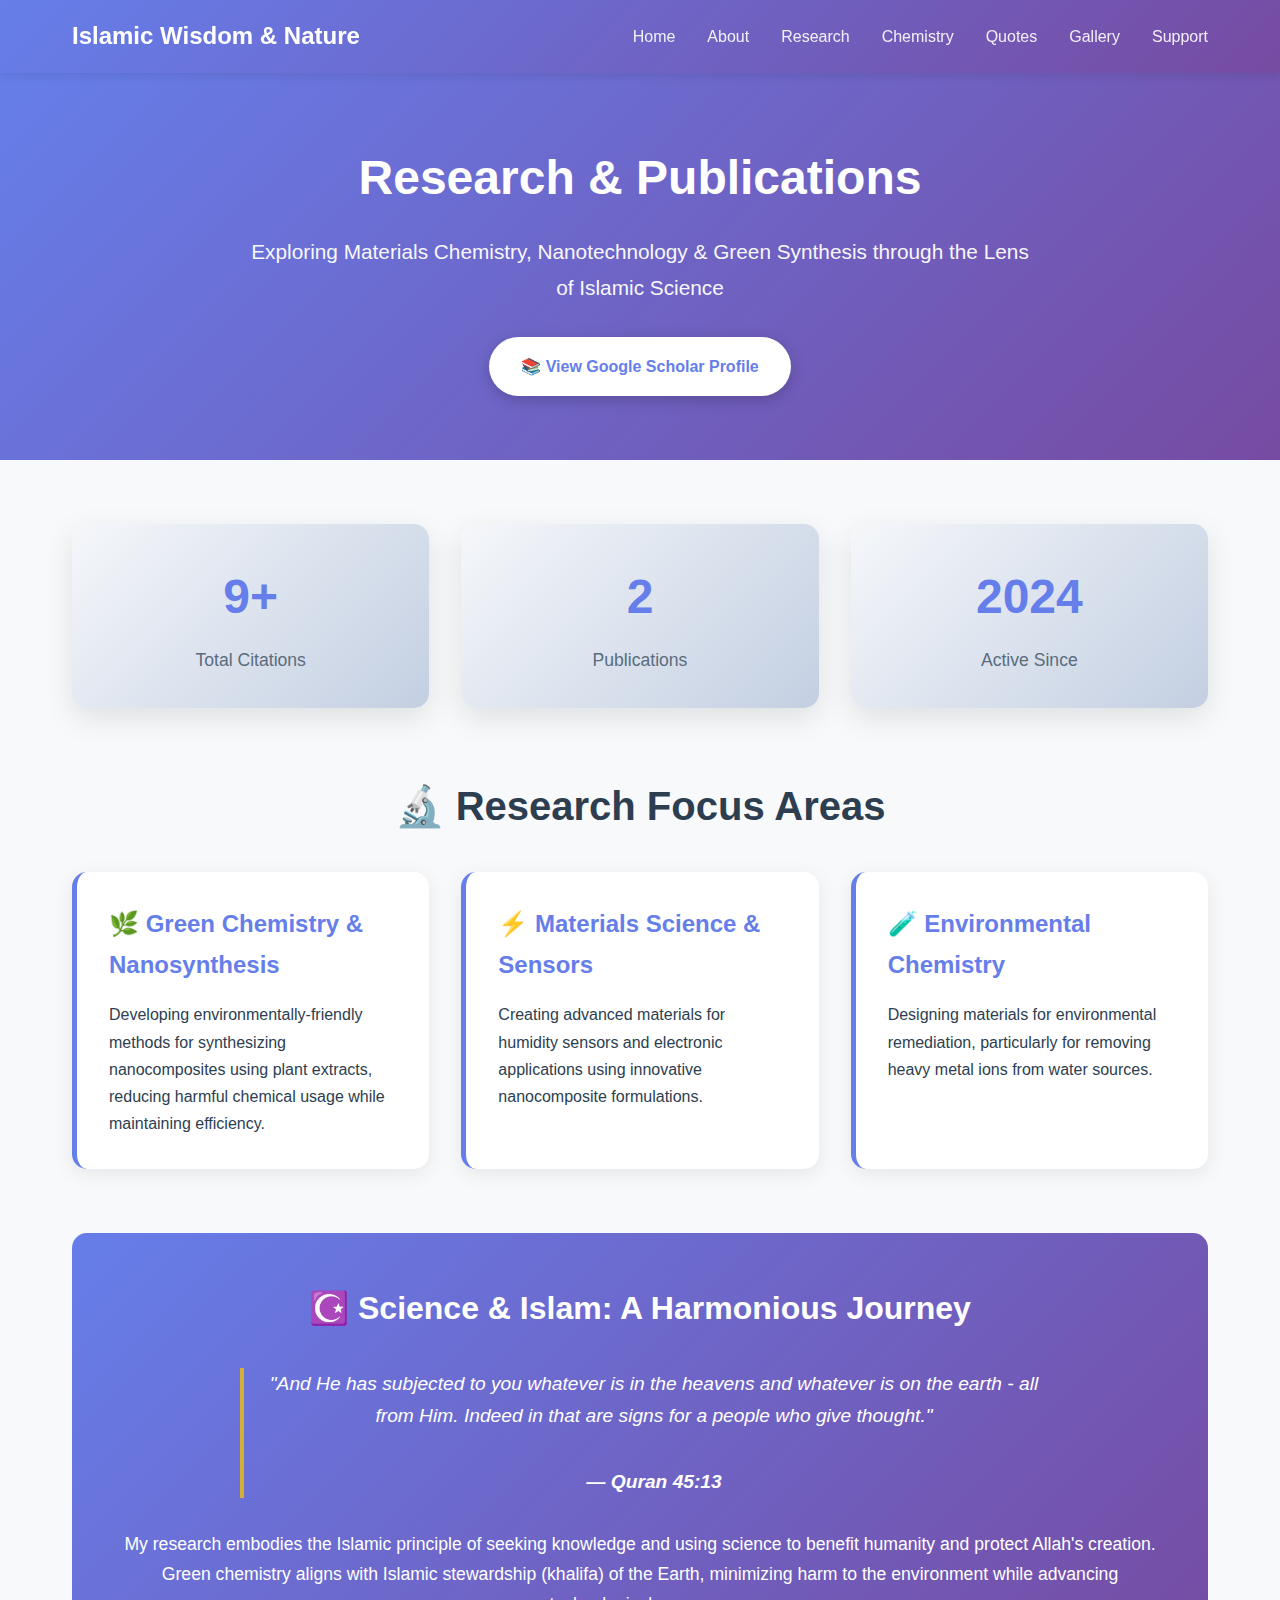
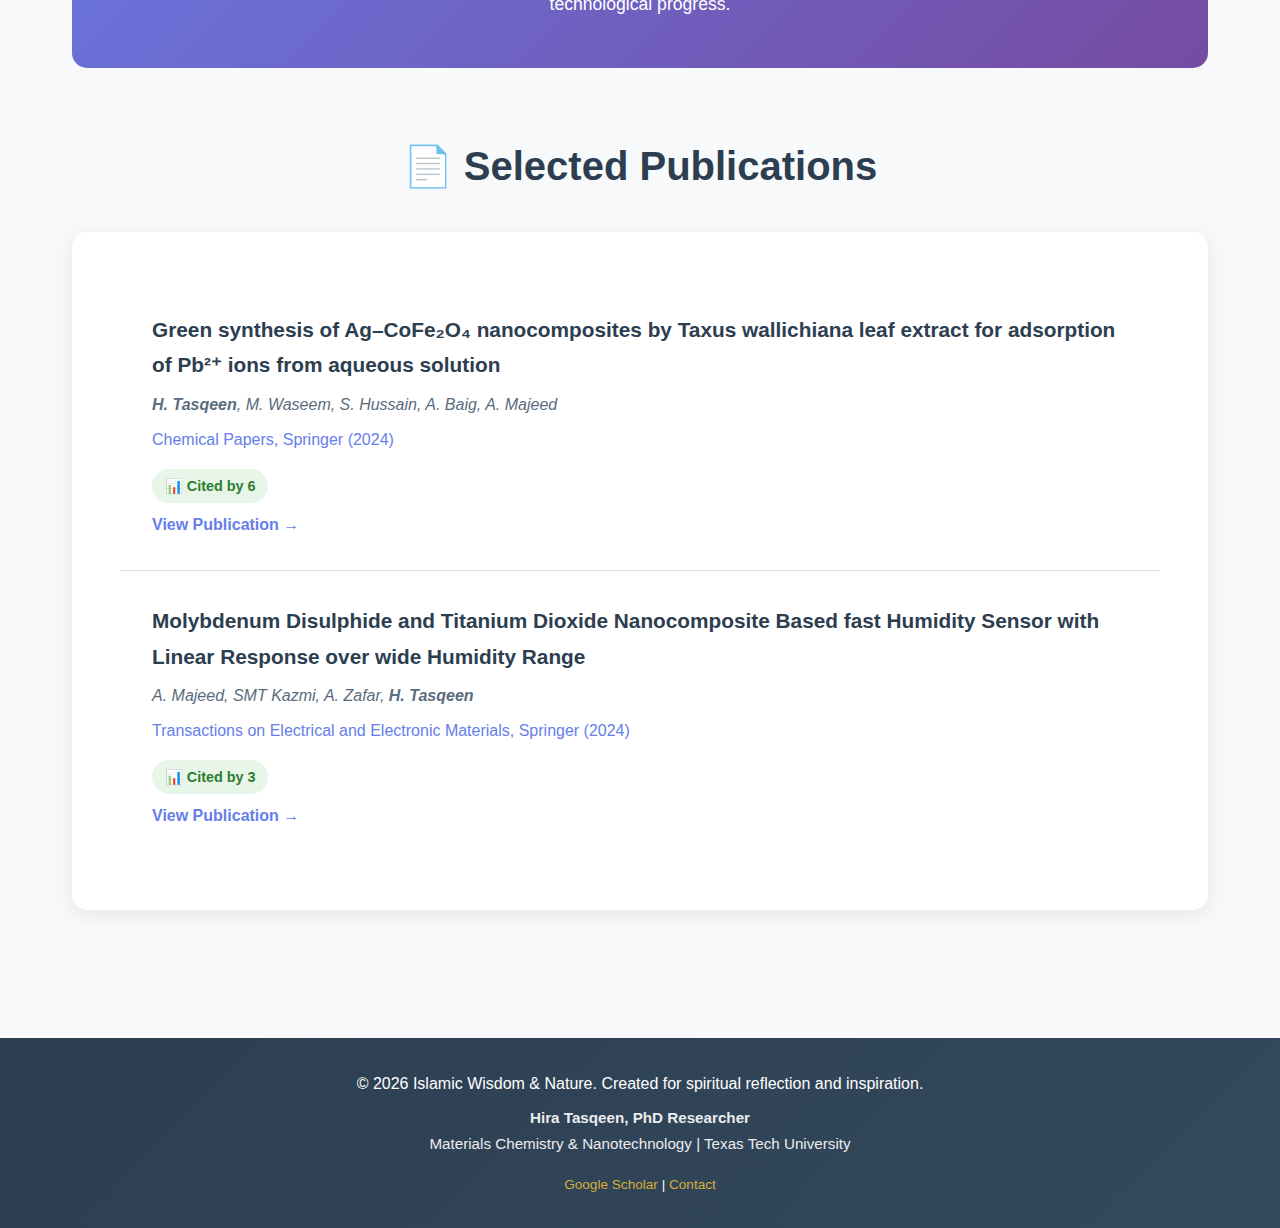
<file: research.html>
<!DOCTYPE html>
<html lang="en">
<head>
    <meta charset="UTF-8">
    <meta name="google-site-verification" content="0rpn5jZev-lIDCj9W_5budGLkEMwYAqXZYoYXgfjcLM" />
    <meta name="viewport" content="width=device-width, initial-scale=1.0">
    <title>Research & Publications - Hira Tasqeen, PhD</title>
    <meta name="description" content="Research publications by Hira Tasqeen, PhD Researcher in Materials Chemistry and Nanotechnology at Texas Tech University. Green synthesis, nanocomposites, and Islamic perspective on science.">
    <meta name="keywords" content="Hira Tasqeen research, materials chemistry, nanotechnology, green chemistry, Texas Tech University, PhD researcher, Islamic science">
    <meta name="author" content="Hira Tasqeen">
    <style>
        * {
            margin: 0;
            padding: 0;
            box-sizing: border-box;
        }

        body {
            font-family: 'Segoe UI', Tahoma, Geneva, Verdana, sans-serif;
            background-color: #f8f9fa;
            color: #2c3e50;
            line-height: 1.7;
        }

        nav {
            background: linear-gradient(135deg, #667eea 0%, #764ba2 100%);
            padding: 1rem 0;
            box-shadow: 0 2px 10px rgba(0, 0, 0, 0.1);
            position: sticky;
            top: 0;
            z-index: 1000;
        }

        .nav-container {
            max-width: 1200px;
            margin: 0 auto;
            display: flex;
            justify-content: space-between;
            align-items: center;
            padding: 0 2rem;
        }

        .logo {
            color: white;
            font-size: 1.5rem;
            font-weight: 700;
            text-decoration: none;
        }

        .nav-links {
            display: flex;
            gap: 2rem;
            list-style: none;
        }

        .nav-links a {
            color: rgba(255, 255, 255, 0.9);
            text-decoration: none;
            font-weight: 500;
            transition: all 0.3s ease;
        }

        .nav-links a:hover {
            color: #d4af37;
            transform: translateY(-2px);
        }

        .hero-research {
            background: linear-gradient(135deg, #667eea 0%, #764ba2 100%);
            color: white;
            padding: 4rem 2rem;
            text-align: center;
        }

        .hero-research h1 {
            font-size: 3rem;
            margin-bottom: 1rem;
        }

        .hero-research p {
            font-size: 1.3rem;
            max-width: 800px;
            margin: 0 auto;
            opacity: 0.95;
        }

        .google-scholar-badge {
            display: inline-block;
            margin-top: 2rem;
            padding: 1rem 2rem;
            background: white;
            color: #667eea;
            border-radius: 50px;
            text-decoration: none;
            font-weight: 600;
            transition: all 0.3s ease;
            box-shadow: 0 4px 15px rgba(0, 0, 0, 0.2);
        }

        .google-scholar-badge:hover {
            transform: translateY(-3px);
            box-shadow: 0 6px 20px rgba(0, 0, 0, 0.3);
        }

        .container {
            max-width: 1200px;
            margin: 0 auto;
            padding: 4rem 2rem;
        }

        .stats-grid {
            display: grid;
            grid-template-columns: repeat(auto-fit, minmax(250px, 1fr));
            gap: 2rem;
            margin-bottom: 4rem;
        }

        .stat-card {
            background: linear-gradient(135deg, #f5f7fa 0%, #c3cfe2 100%);
            padding: 2rem;
            border-radius: 15px;
            text-align: center;
            box-shadow: 0 10px 30px rgba(0, 0, 0, 0.1);
            transition: all 0.3s ease;
        }

        .stat-card:hover {
            transform: translateY(-10px);
            box-shadow: 0 15px 40px rgba(102, 126, 234, 0.3);
        }

        .stat-number {
            font-size: 3rem;
            font-weight: 700;
            color: #667eea;
            margin-bottom: 0.5rem;
        }

        .stat-label {
            font-size: 1.1rem;
            color: #5a6c7d;
        }

        .section-title {
            font-size: 2.5rem;
            margin-bottom: 2rem;
            color: #2c3e50;
            text-align: center;
        }

        .research-areas {
            display: grid;
            grid-template-columns: repeat(auto-fit, minmax(300px, 1fr));
            gap: 2rem;
            margin-bottom: 4rem;
        }

        .research-card {
            background: white;
            padding: 2rem;
            border-radius: 15px;
            border-left: 5px solid #667eea;
            box-shadow: 0 5px 20px rgba(0, 0, 0, 0.08);
            transition: all 0.3s ease;
        }

        .research-card:hover {
            transform: translateX(10px);
            box-shadow: 0 8px 30px rgba(102, 126, 234, 0.2);
        }

        .research-card h3 {
            color: #667eea;
            margin-bottom: 1rem;
            font-size: 1.5rem;
        }

        .publications-list {
            background: white;
            padding: 3rem;
            border-radius: 15px;
            box-shadow: 0 5px 20px rgba(0, 0, 0, 0.08);
        }

        .publication-item {
            padding: 2rem;
            border-bottom: 1px solid #e0e0e0;
            transition: all 0.3s ease;
        }

        .publication-item:last-child {
            border-bottom: none;
        }

        .publication-item:hover {
            background: #f8f9fa;
            padding-left: 2.5rem;
        }

        .pub-title {
            font-size: 1.3rem;
            font-weight: 600;
            color: #2c3e50;
            margin-bottom: 0.5rem;
        }

        .pub-authors {
            color: #5a6c7d;
            margin-bottom: 0.5rem;
            font-style: italic;
        }

        .pub-journal {
            color: #667eea;
            font-weight: 500;
            margin-bottom: 0.5rem;
        }

        .pub-citations {
            display: inline-block;
            padding: 0.3rem 0.8rem;
            background: #e8f5e9;
            color: #2e7d32;
            border-radius: 20px;
            font-size: 0.9rem;
            font-weight: 600;
            margin-top: 0.5rem;
        }

        .pub-link {
            display: inline-block;
            margin-top: 0.5rem;
            color: #667eea;
            text-decoration: none;
            font-weight: 600;
            transition: all 0.3s ease;
        }

        .pub-link:hover {
            color: #764ba2;
            transform: translateX(5px);
        }

        .islamic-perspective {
            background: linear-gradient(135deg, #667eea 0%, #764ba2 100%);
            color: white;
            padding: 3rem;
            border-radius: 15px;
            margin: 4rem 0;
            text-align: center;
        }

        .islamic-perspective h2 {
            font-size: 2rem;
            margin-bottom: 1rem;
        }

        .islamic-perspective blockquote {
            font-size: 1.2rem;
            font-style: italic;
            margin: 2rem auto;
            max-width: 800px;
            border-left: 4px solid #d4af37;
            padding-left: 1.5rem;
        }

        footer {
            background: linear-gradient(135deg, #2c3e50 0%, #34495e 100%);
            color: white;
            padding: 2rem;
            text-align: center;
            margin-top: 4rem;
        }

        @media (max-width: 768px) {
            .hero-research h1 {
                font-size: 2rem;
            }

            .nav-links {
                display: none;
            }
        }
    </style>
</head>
<body>
    <nav>
        <div class="nav-container">
            <a href="index.html" class="logo">Islamic Wisdom & Nature</a>
            <ul class="nav-links">
                <li><a href="index.html">Home</a></li>
                <li><a href="about.html">About</a></li>
                <li><a href="research.html">Research</a></li>
                <li><a href="chemistry.html">Chemistry</a></li>
                <li><a href="quotes.html">Quotes</a></li>
                <li><a href="gallery.html">Gallery</a></li>
                <li><a href="support.html">Support</a></li>
            </ul>
        </div>
    </nav>

    <div class="hero-research">
        <h1>Research & Publications</h1>
        <p>Exploring Materials Chemistry, Nanotechnology & Green Synthesis through the Lens of Islamic Science</p>
        <a href="https://scholar.google.com/citations?user=mt9Ic9kAAAAJ" target="_blank" class="google-scholar-badge">
            📚 View Google Scholar Profile
        </a>
    </div>

    <div class="container">
        <!-- Research Stats -->
        <div class="stats-grid">
            <div class="stat-card">
                <div class="stat-number">9+</div>
                <div class="stat-label">Total Citations</div>
            </div>
            <div class="stat-card">
                <div class="stat-number">2</div>
                <div class="stat-label">Publications</div>
            </div>
            <div class="stat-card">
                <div class="stat-number">2024</div>
                <div class="stat-label">Active Since</div>
            </div>
        </div>

        <!-- Research Focus Areas -->
        <h2 class="section-title">🔬 Research Focus Areas</h2>
        <div class="research-areas">
            <div class="research-card">
                <h3>🌿 Green Chemistry & Nanosynthesis</h3>
                <p>Developing environmentally-friendly methods for synthesizing nanocomposites using plant extracts, reducing harmful chemical usage while maintaining efficiency.</p>
            </div>
            <div class="research-card">
                <h3>⚡ Materials Science & Sensors</h3>
                <p>Creating advanced materials for humidity sensors and electronic applications using innovative nanocomposite formulations.</p>
            </div>
            <div class="research-card">
                <h3>🧪 Environmental Chemistry</h3>
                <p>Designing materials for environmental remediation, particularly for removing heavy metal ions from water sources.</p>
            </div>
        </div>

        <!-- Islamic Perspective Section -->
        <div class="islamic-perspective">
            <h2>☪️ Science & Islam: A Harmonious Journey</h2>
            <blockquote>
                "And He has subjected to you whatever is in the heavens and whatever is on the earth - all from Him. Indeed in that are signs for a people who give thought."
                <br><br>
                <strong>— Quran 45:13</strong>
            </blockquote>
            <p style="font-size: 1.1rem; margin-top: 1.5rem;">
                My research embodies the Islamic principle of seeking knowledge and using science to benefit humanity and protect Allah's creation. Green chemistry aligns with Islamic stewardship (khalifa) of the Earth, minimizing harm to the environment while advancing technological progress.
            </p>
        </div>

        <!-- Publications List -->
        <h2 class="section-title">📄 Selected Publications</h2>
        <div class="publications-list">
            <div class="publication-item">
                <div class="pub-title">Green synthesis of Ag–CoFe₂O₄ nanocomposites by Taxus wallichiana leaf extract for adsorption of Pb²⁺ ions from aqueous solution</div>
                <div class="pub-authors"><strong>H. Tasqeen</strong>, M. Waseem, S. Hussain, A. Baig, A. Majeed</div>
                <div class="pub-journal">Chemical Papers, Springer (2024)</div>
                <span class="pub-citations">📊 Cited by 6</span>
                <br>
                <a href="https://link.springer.com/article/10.1007/s11696-024-03415-4" target="_blank" class="pub-link">View Publication →</a>
            </div>

            <div class="publication-item">
                <div class="pub-title">Molybdenum Disulphide and Titanium Dioxide Nanocomposite Based fast Humidity Sensor with Linear Response over wide Humidity Range</div>
                <div class="pub-authors">A. Majeed, SMT Kazmi, A. Zafar, <strong>H. Tasqeen</strong></div>
                <div class="pub-journal">Transactions on Electrical and Electronic Materials, Springer (2024)</div>
                <span class="pub-citations">📊 Cited by 3</span>
                <br>
                <a href="https://link.springer.com/article/10.1007/s42341-024-00547-y" target="_blank" class="pub-link">View Publication →</a>
            </div>
        </div>
    </div>

    <footer>
        <p>&copy; 2026 Islamic Wisdom & Nature. Created for spiritual reflection and inspiration.</p>
        <p style="margin-top: 0.5rem; font-size: 0.95rem; opacity: 0.9;">
            <strong>Hira Tasqeen, PhD Researcher</strong><br>
            Materials Chemistry & Nanotechnology | Texas Tech University
        </p>
        <p style="margin-top: 1rem; font-size: 0.85rem;">
            <a href="https://scholar.google.com/citations?user=mt9Ic9kAAAAJ" target="_blank" style="color: #d4af37; text-decoration: none;">Google Scholar</a> | 
            <a href="mailto:htasqeen@ttu.edu" style="color: #d4af37; text-decoration: none;">Contact</a>
        </p>
    </footer>
</body>
</html>
</file>
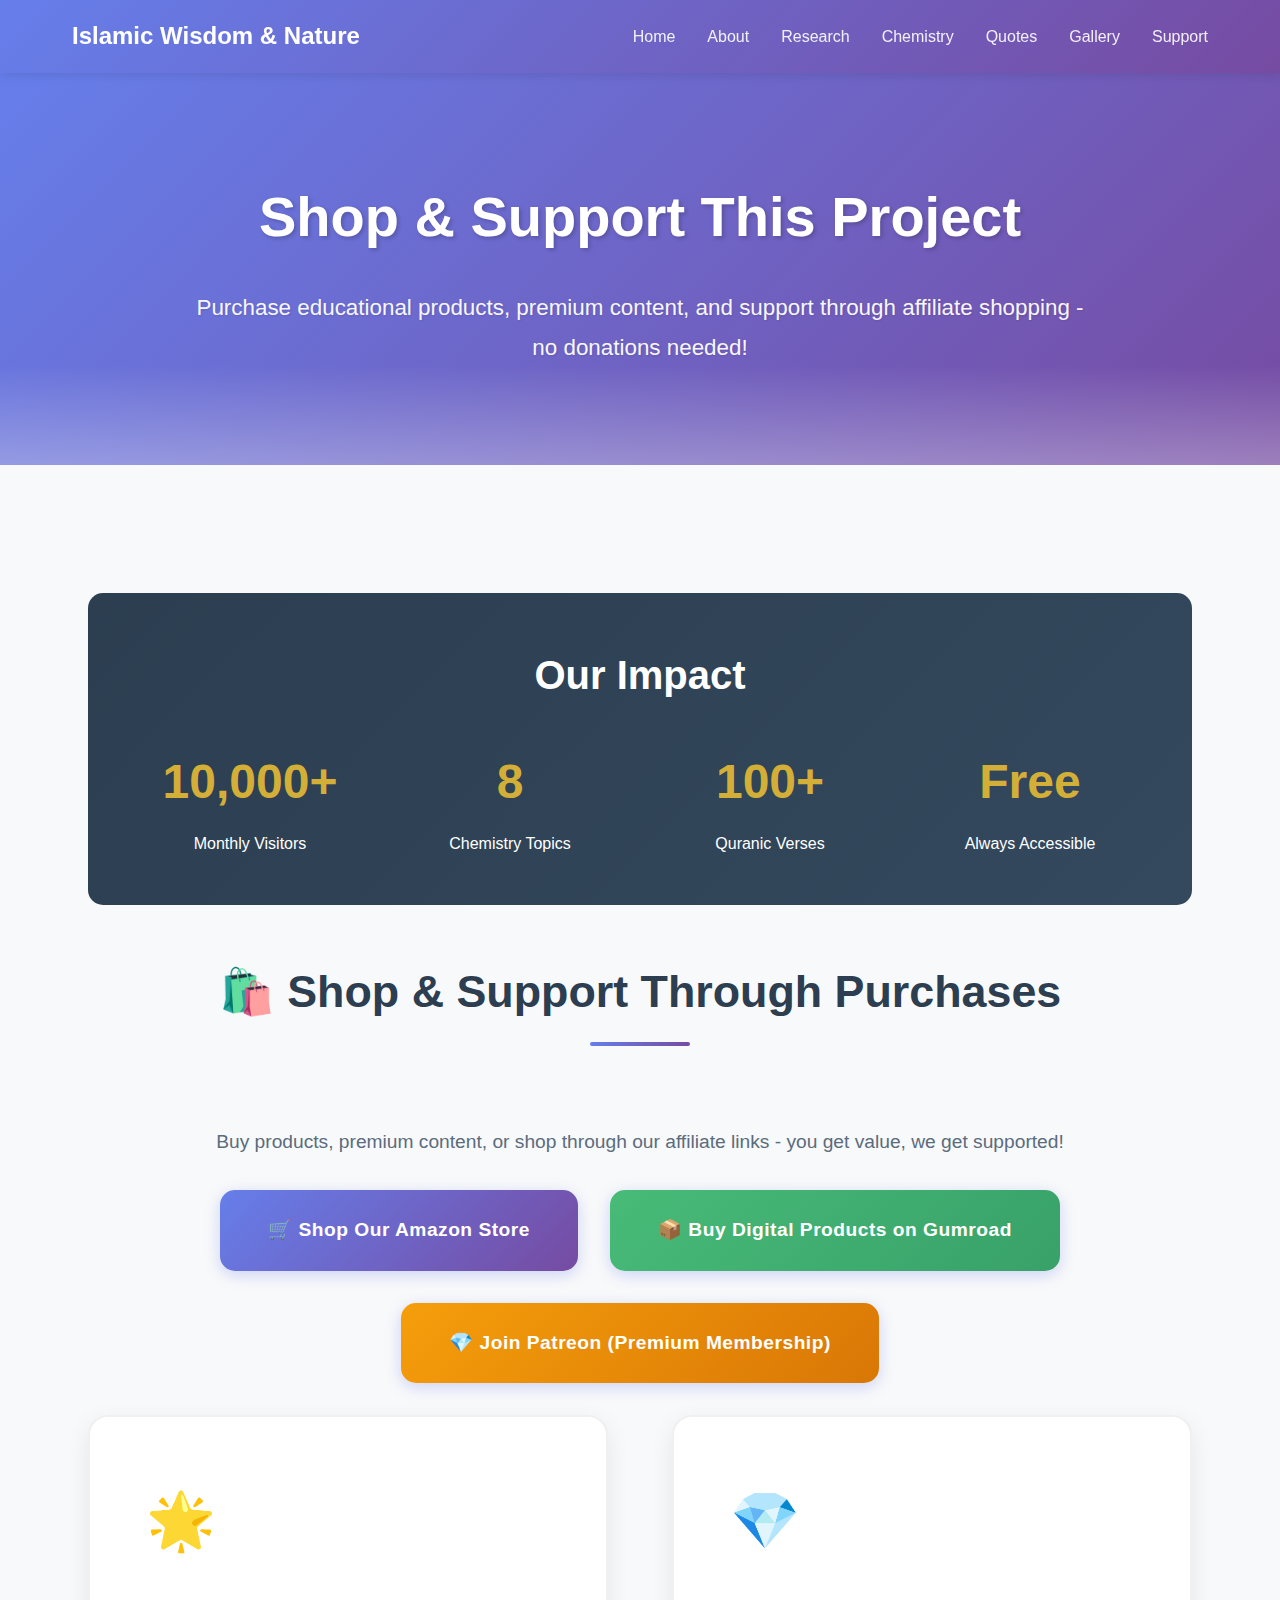
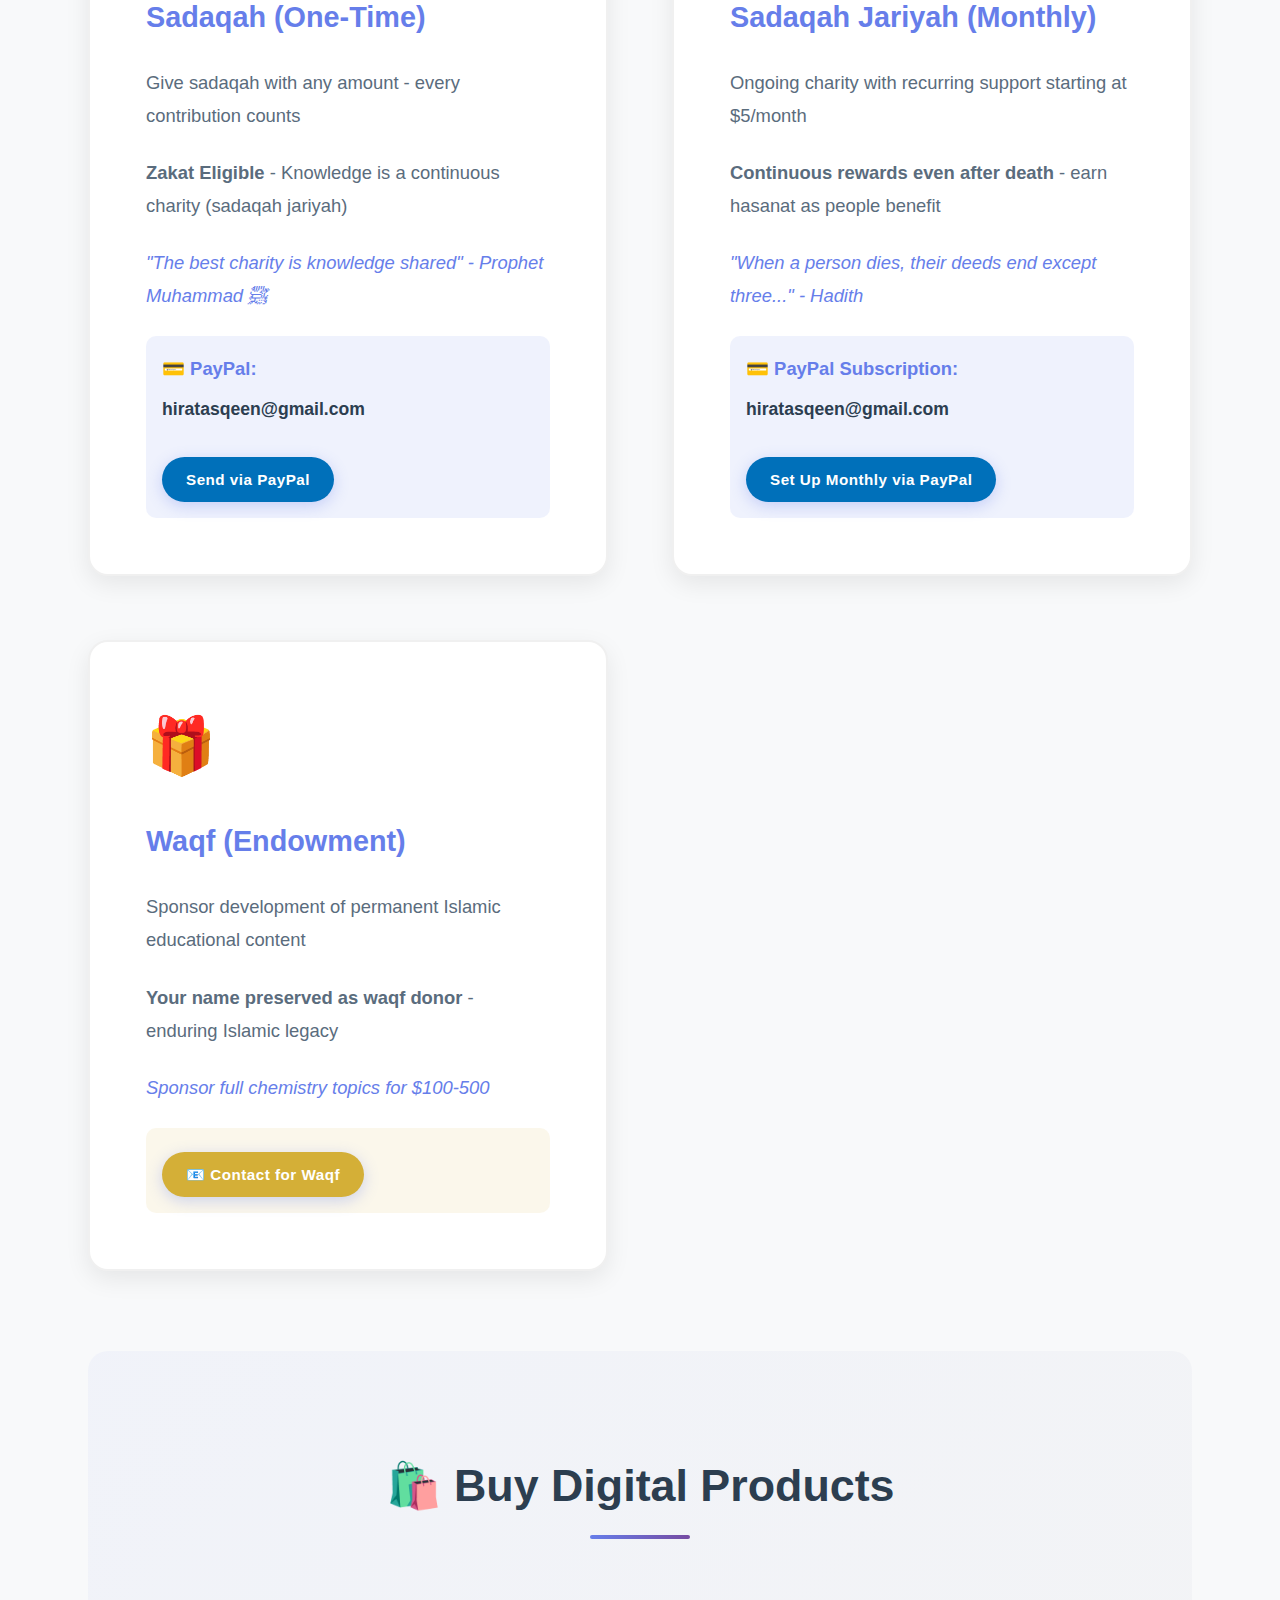
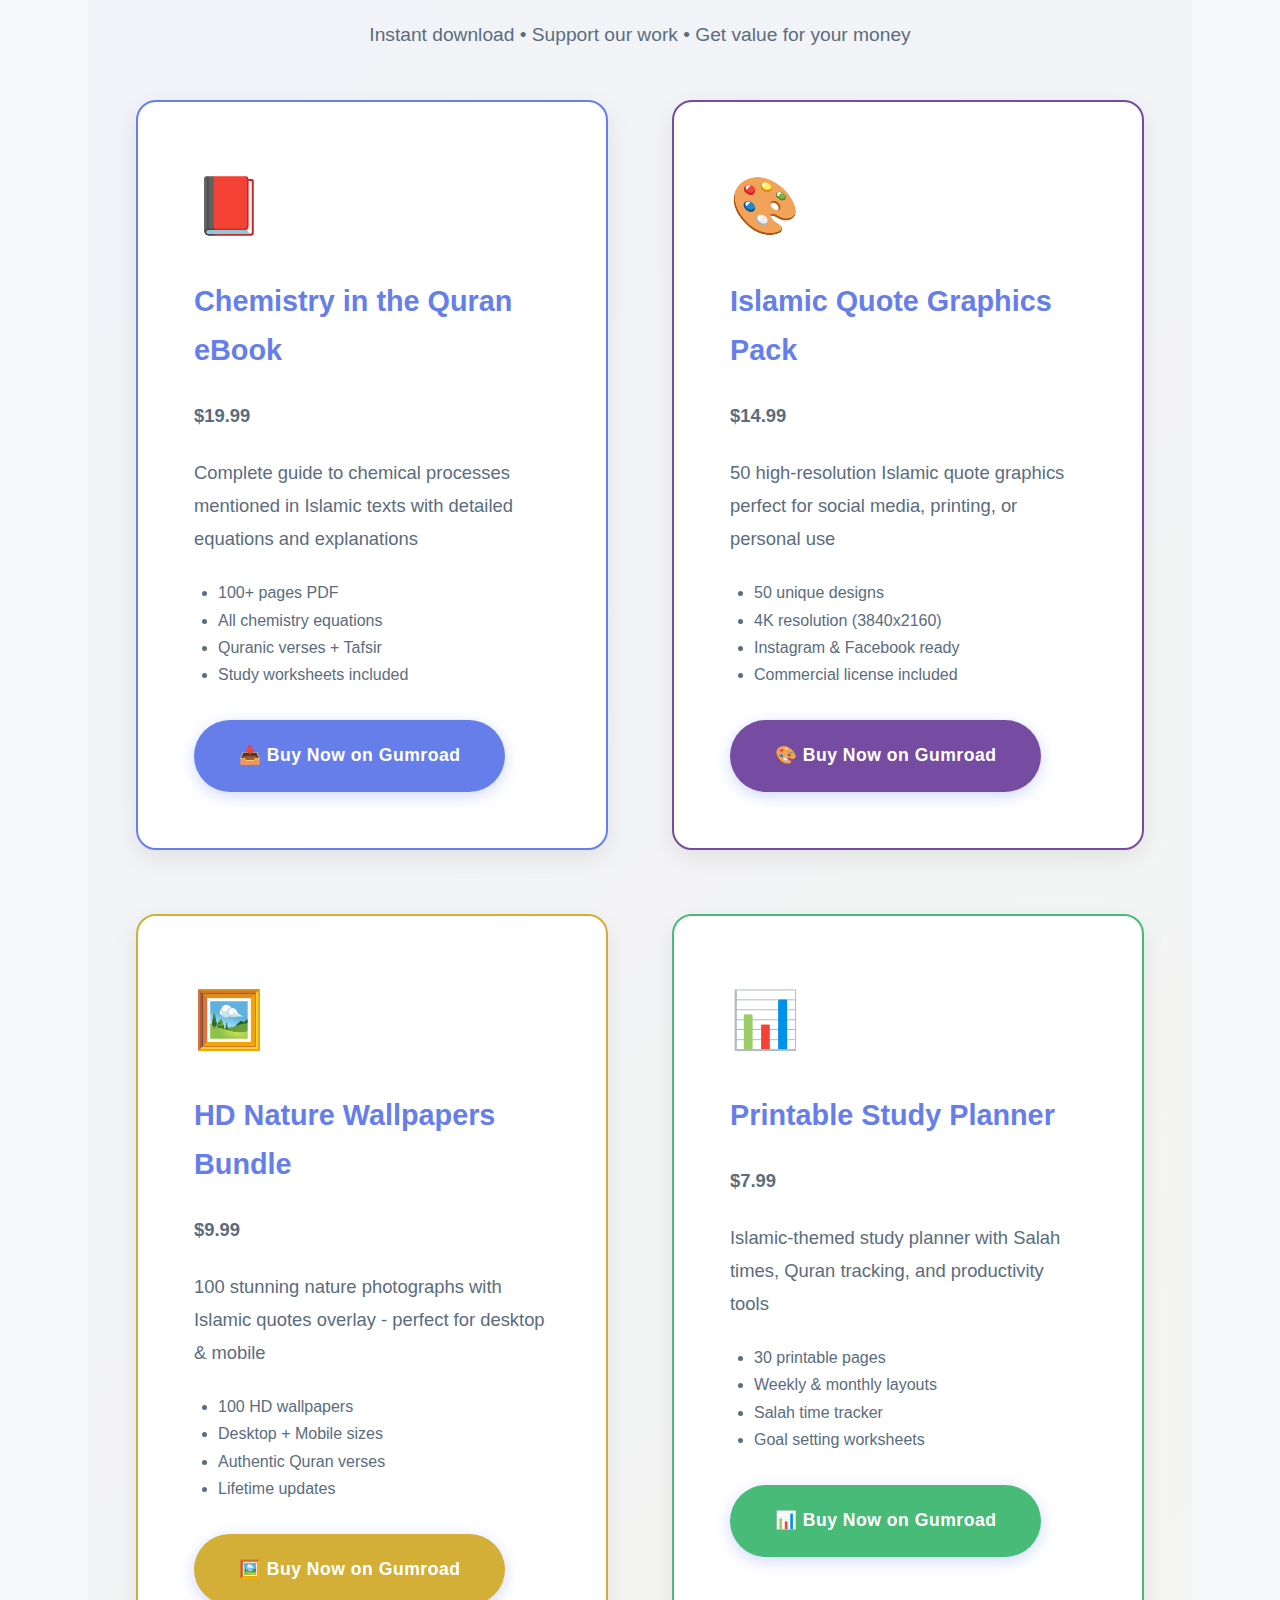
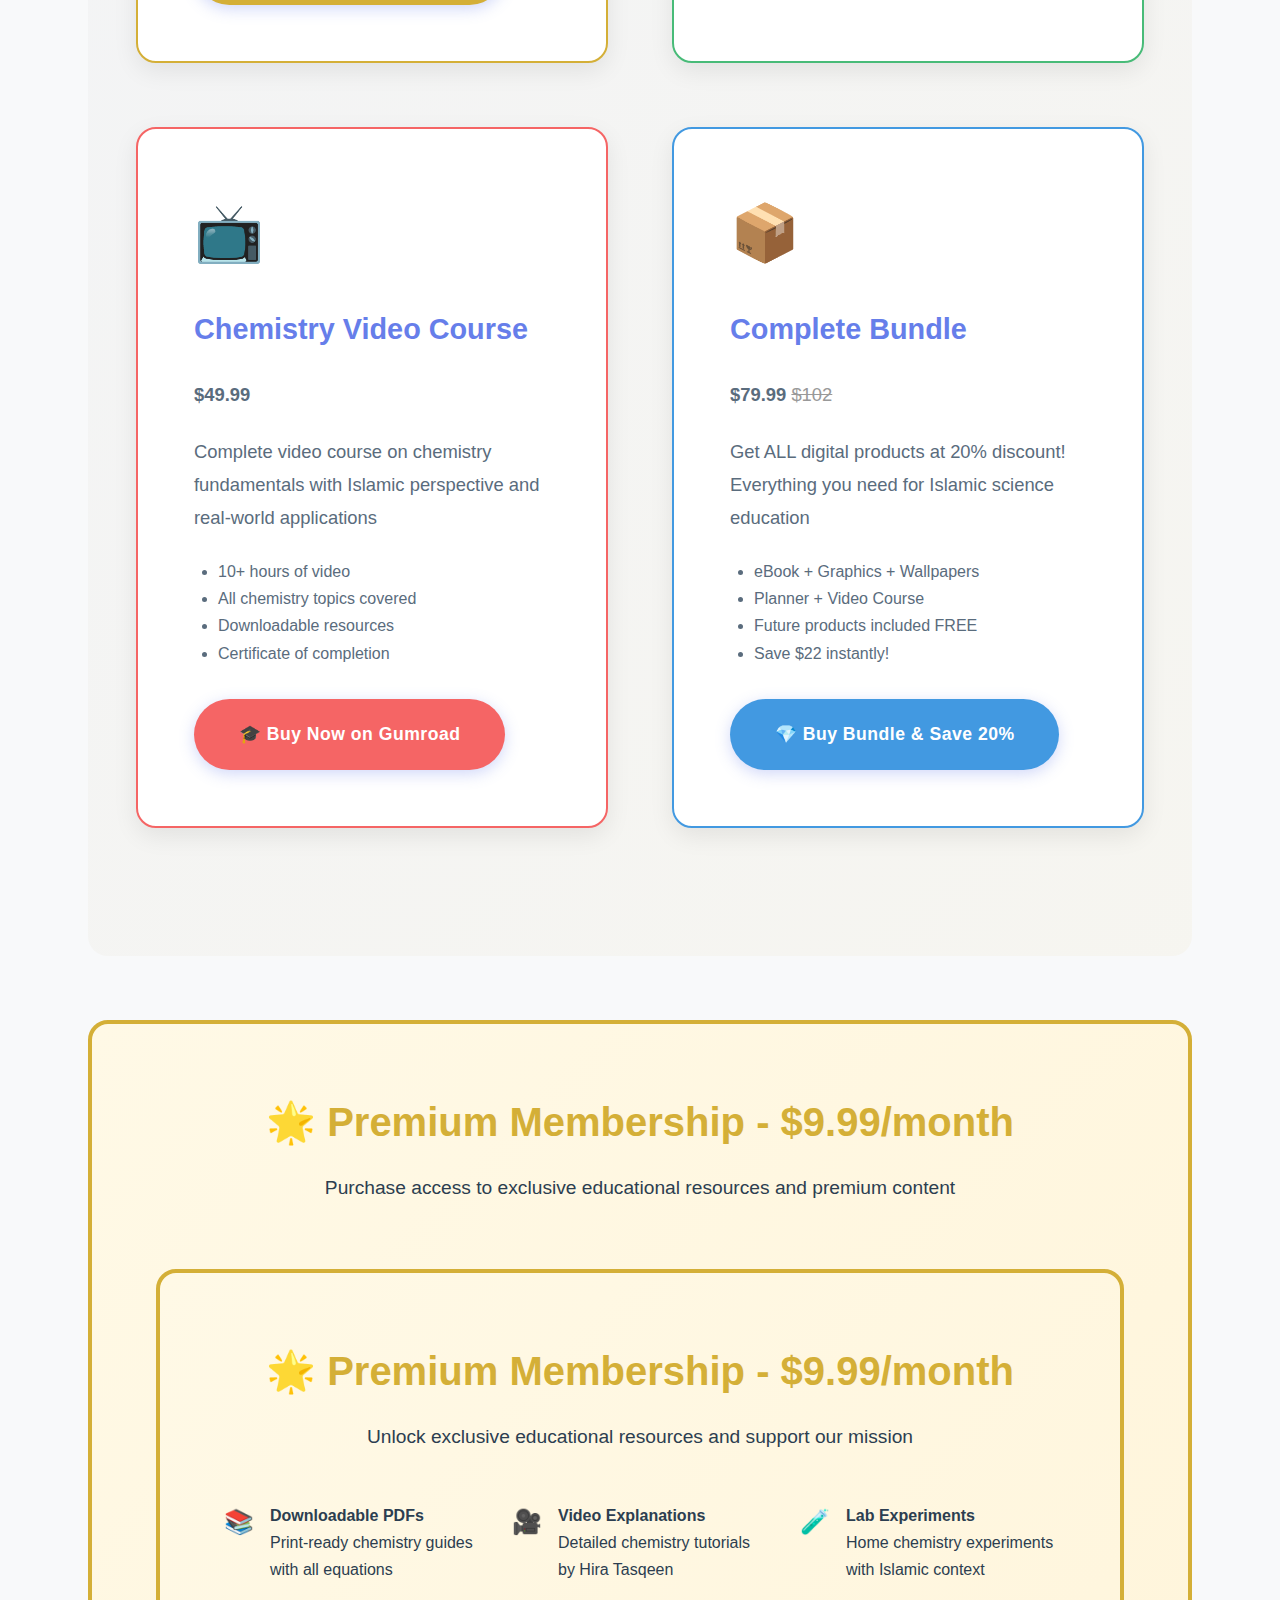
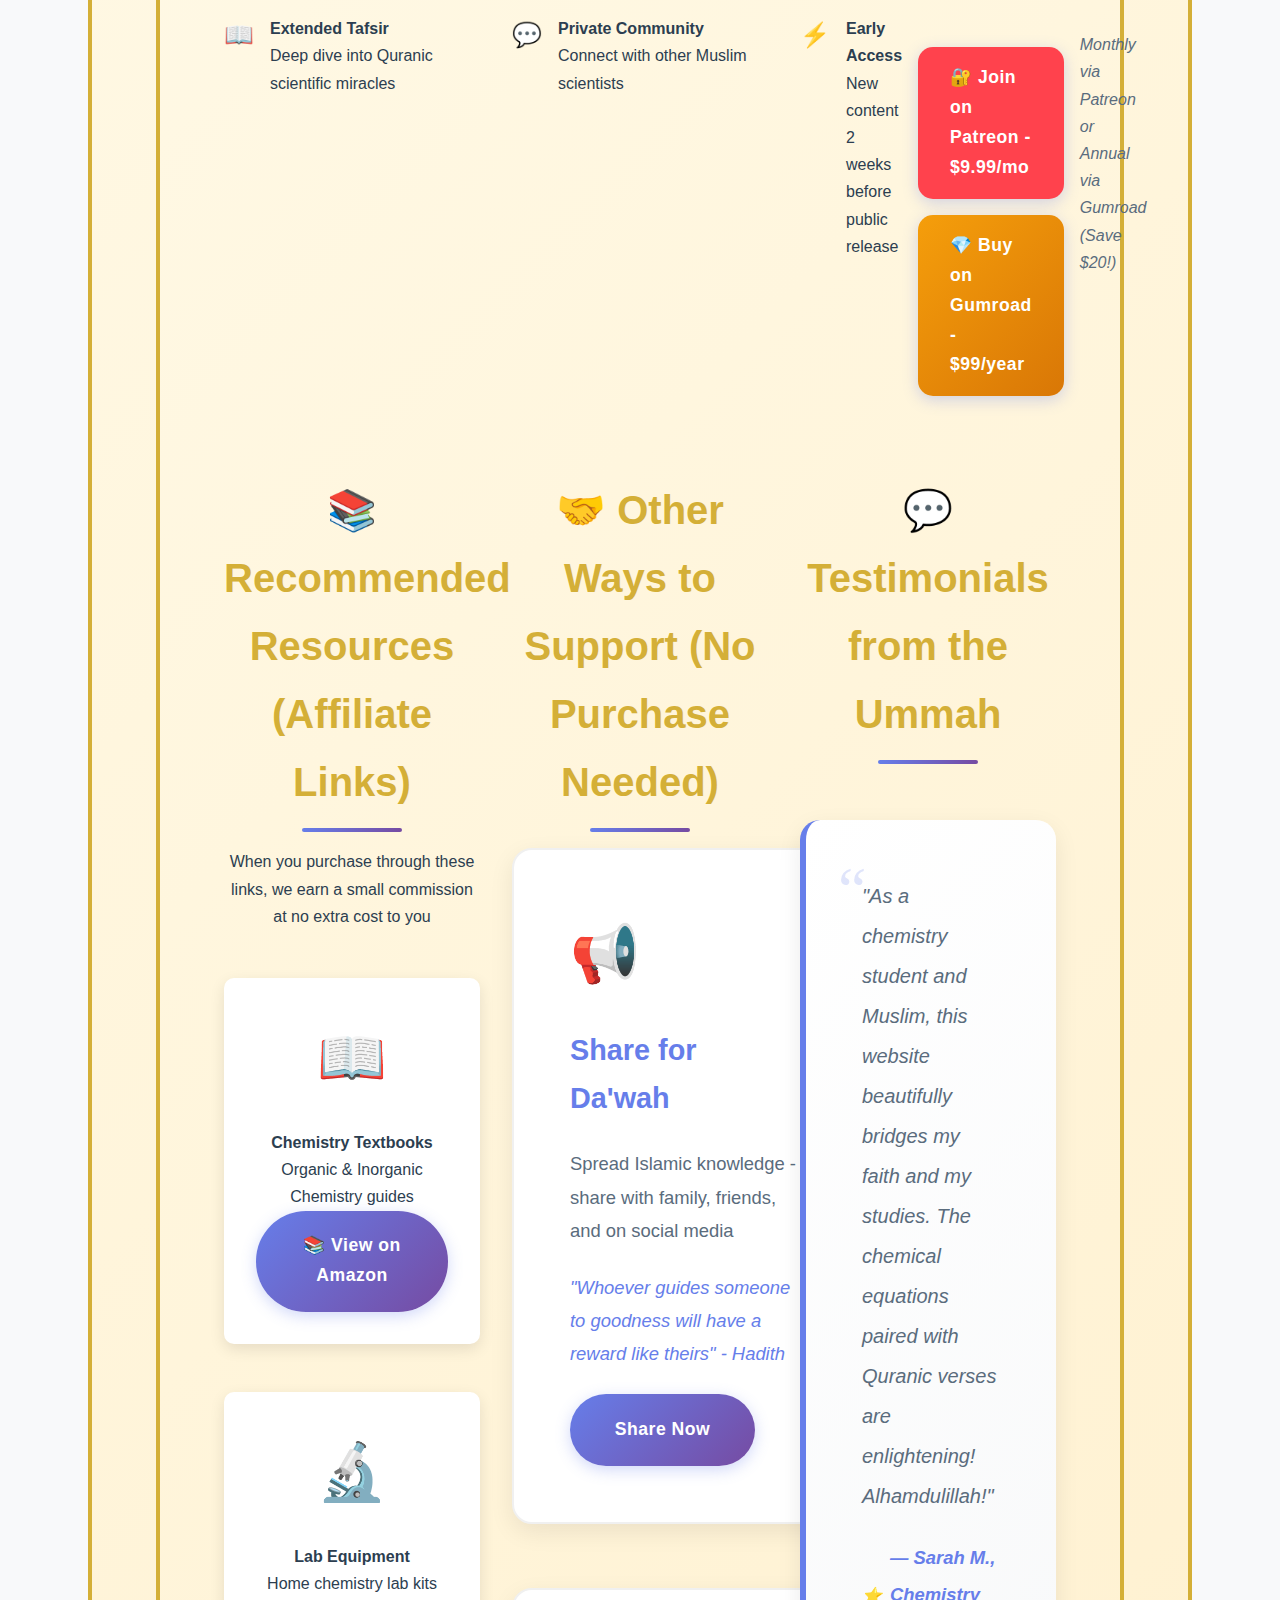
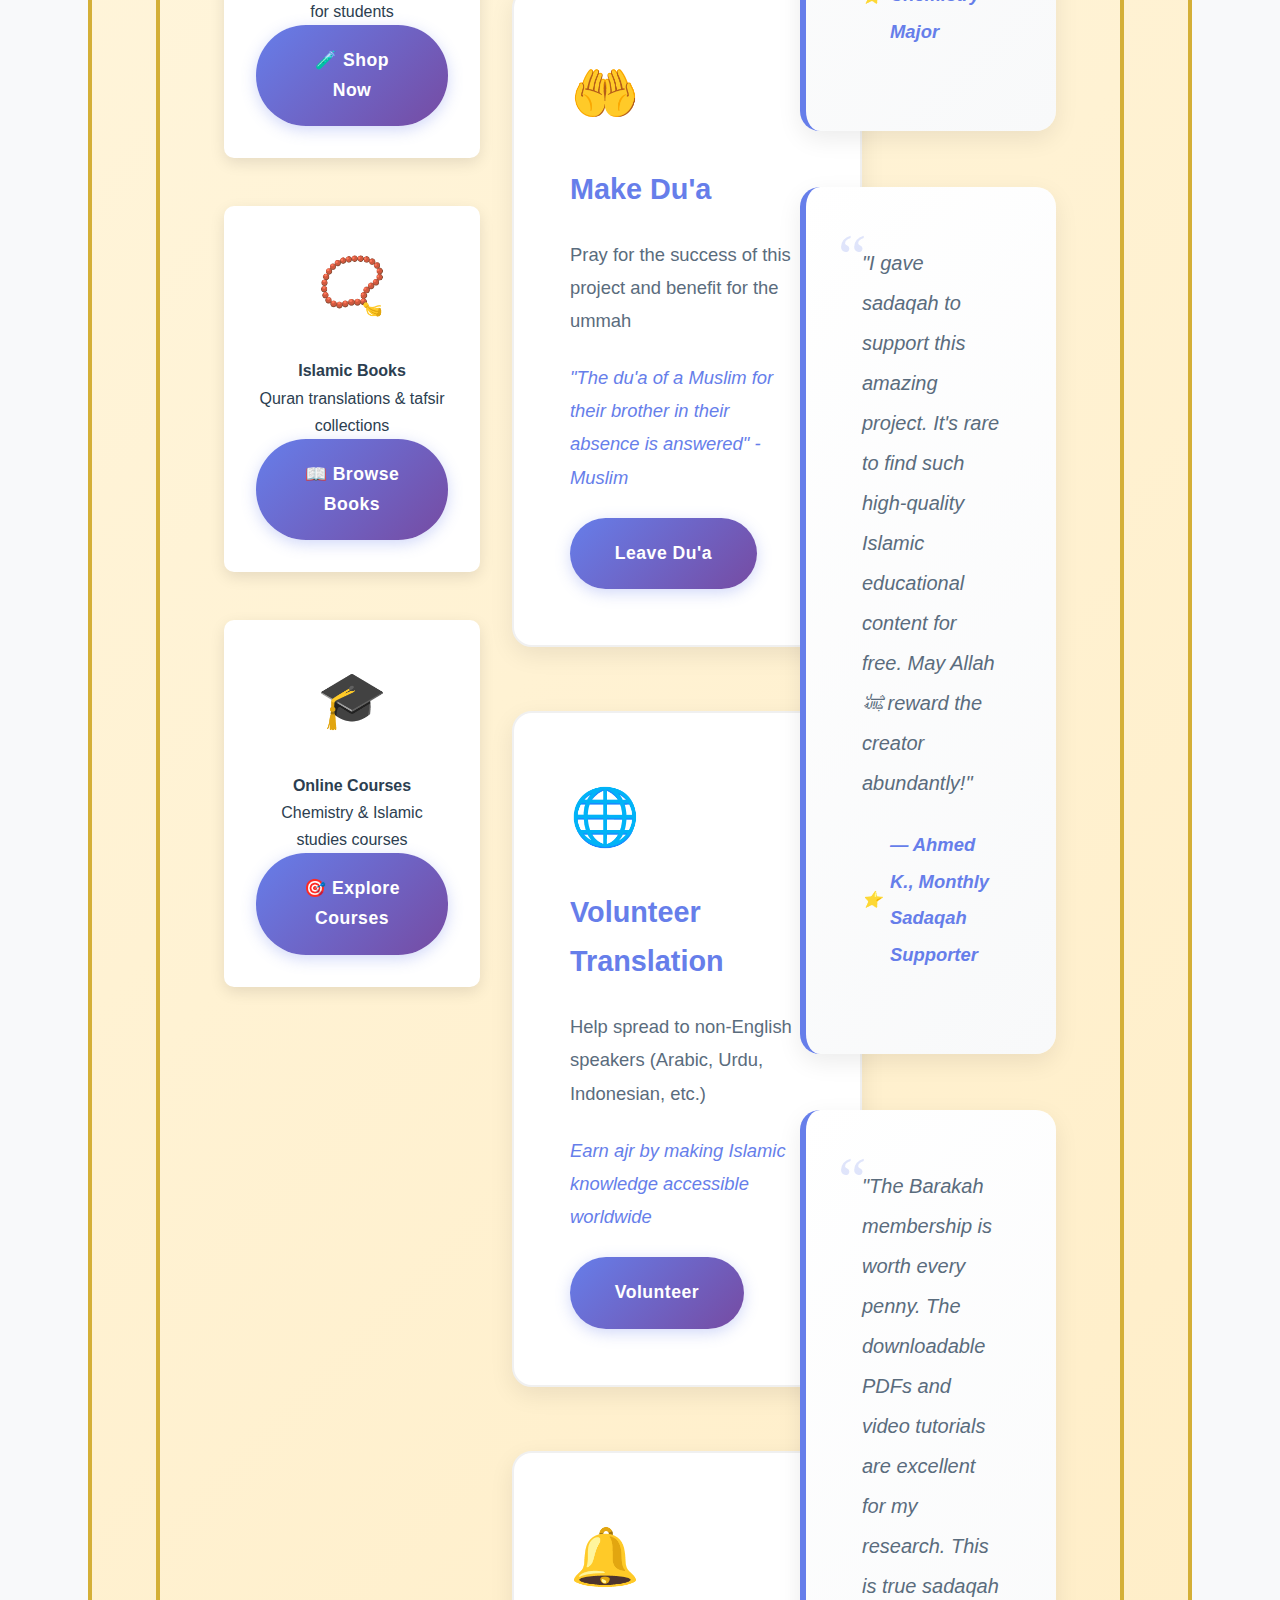
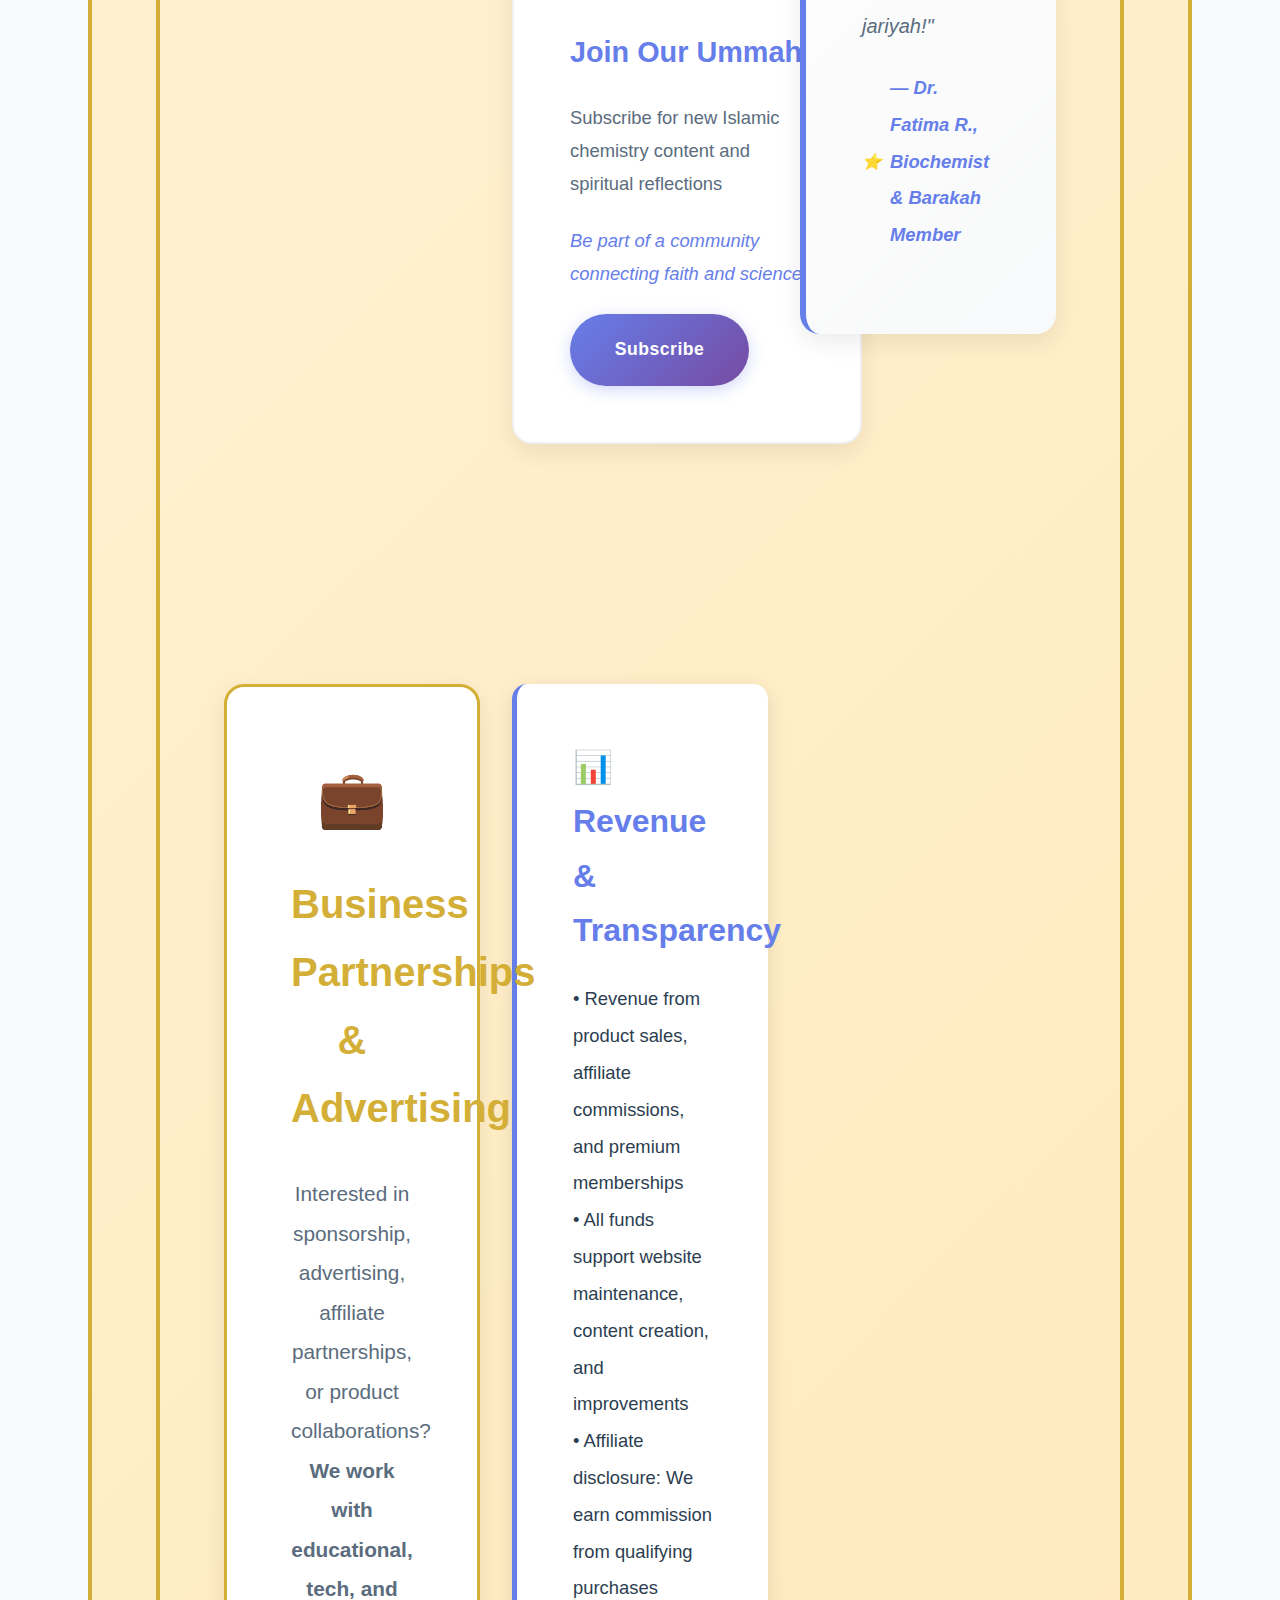
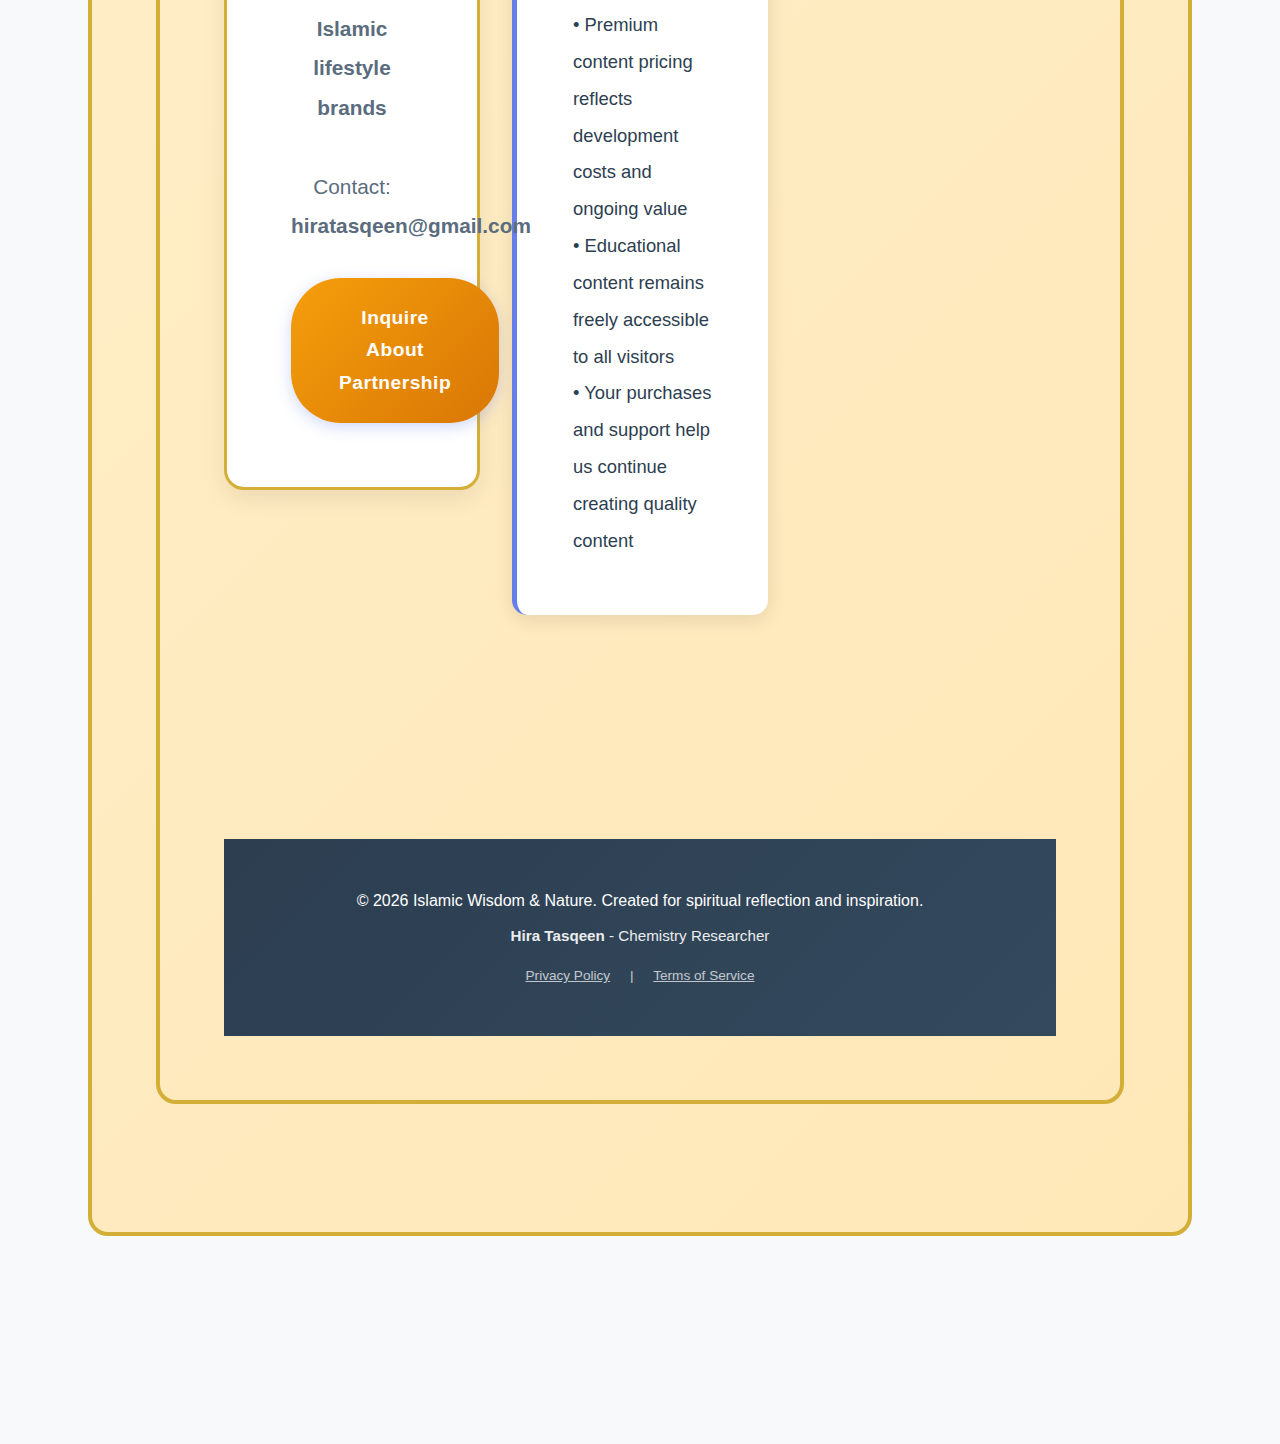
<file: support.html>
<!DOCTYPE html>
<html lang="en">
<head>
    <meta charset="UTF-8">
    <meta name="google-site-verification" content="0rpn5jZev-lIDCj9W_5budGLkEMwYAqXZYoYXgfjcLM" />
    <meta name="viewport" content="width=device-width, initial-scale=1.0">
    <title>Support & Premium - by Hira Tasqeen</title>
    <meta name="description" content="Support Hira Tasqeen's Islamic education website. Get premium content, exclusive resources, and help us spread Islamic wisdom.">
    <meta name="keywords" content="support Islamic education, Hira Tasqeen, donate, premium content, Islamic resources, Muslim education">
    <meta name="author" content="Hira Tasqeen">
    <style>
        * {
            margin: 0;
            padding: 0;
            box-sizing: border-box;
        }

        body {
            font-family: 'Segoe UI', Tahoma, Geneva, Verdana, sans-serif;
            background-color: #f8f9fa;
            color: #2c3e50;
            line-height: 1.7;
        }

        nav {
            background: linear-gradient(135deg, #667eea 0%, #764ba2 100%);
            padding: 1rem 0;
            box-shadow: 0 2px 10px rgba(0, 0, 0, 0.1);
            position: sticky;
            top: 0;
            z-index: 1000;
        }

        .nav-container {
            max-width: 1200px;
            margin: 0 auto;
            display: flex;
            justify-content: space-between;
            align-items: center;
            padding: 0 2rem;
        }

        .logo {
            color: white;
            font-size: 1.5rem;
            font-weight: 700;
            text-decoration: none;
        }

        .nav-links {
            display: flex;
            gap: 2rem;
            list-style: none;
        }

        .nav-links a {
            color: rgba(255, 255, 255, 0.9);
            text-decoration: none;
            font-weight: 500;
            transition: all 0.3s ease;
        }

        .nav-links a:hover {
            color: #d4af37;
        }

        .hamburger {
            display: none;
            flex-direction: column;
            cursor: pointer;
            gap: 4px;
        }

        .hamburger span {
            width: 25px;
            height: 3px;
            background: white;
            border-radius: 3px;
            transition: all 0.3s ease;
        }

        .hero {
            background: linear-gradient(135deg, #667eea 0%, #764ba2 100%);
            padding: 6rem 2rem;
            text-align: center;
            color: white;
            position: relative;
            overflow: hidden;
        }

        .hero::after {
            content: '';
            position: absolute;
            bottom: 0;
            left: 0;
            right: 0;
            height: 100px;
            background: linear-gradient(to bottom, transparent, rgba(248, 249, 250, 0.3));
        }

        .hero h1 {
            font-size: 3.5rem;
            margin-bottom: 1.5rem;
            font-weight: 800;
            text-shadow: 2px 2px 4px rgba(0,0,0,0.2);
        }

        .hero p {
            font-size: 1.4rem;
            max-width: 900px;
            margin: 0 auto;
            opacity: 0.95;
            line-height: 1.8;
            text-shadow: 1px 1px 2px rgba(0,0,0,0.1);
        }

        .container {
            max-width: 1200px;
            margin: 0 auto;
            padding: 5rem 3rem;
        }

        .support-section {
            margin-bottom: 8rem;
        }

        .section-title {
            font-size: 2.8rem;
            text-align: center;
            margin-bottom: 5rem;
            margin-top: 3rem;
            color: #2c3e50;
            font-weight: 800;
            position: relative;
            padding-bottom: 1rem;
        }

        .section-title::after {
            content: '';
            position: absolute;
            bottom: 0;
            left: 50%;
            transform: translateX(-50%);
            width: 100px;
            height: 4px;
            background: linear-gradient(90deg, #667eea, #764ba2);
            border-radius: 2px;
        }

        .cards-grid {
            display: grid;
            grid-template-columns: repeat(auto-fit, minmax(350px, 1fr));
            gap: 4rem;
            margin-bottom: 5rem;
        }

        .card {
            background: white;
            padding: 3.5rem;
            border-radius: 20px;
            box-shadow: 0 8px 25px rgba(0, 0, 0, 0.08);
            transition: all 0.3s ease;
            border: 2px solid #f0f0f0;
            position: relative;
            overflow: visible;
            height: auto;
        }

        .card:hover {
            transform: translateY(-10px);
            border-color: #667eea;
            box-shadow: 0 15px 40px rgba(102, 126, 234, 0.25);
        }

        .card-icon {
            font-size: 3.5rem;
            margin-bottom: 1.5rem;
            display: inline-block;
            transition: all 0.3s ease;
        }

        .card:hover .card-icon {
            transform: scale(1.2) rotate(5deg);
        }

        .card h3 {
            font-size: 1.8rem;
            margin-bottom: 1.5rem;
            color: #667eea;
            font-weight: 700;
        }

        .card p {
            color: #5a6c7d;
            margin-bottom: 1.5rem;
            font-size: 1.15rem;
            line-height: 1.8;
        }

        .btn {
            display: inline-block;
            padding: 1.3rem 2.8rem;
            background: linear-gradient(135deg, #667eea 0%, #764ba2 100%);
            color: white;
            text-decoration: none;
            border-radius: 50px;
            font-weight: 700;
            transition: all 0.3s ease;
            border: none;
            cursor: pointer;
            font-size: 1.1rem;
            box-shadow: 0 4px 15px rgba(102, 126, 234, 0.3);
            letter-spacing: 0.5px;
        }

        .btn:hover {
            transform: translateY(-3px) scale(1.05);
            box-shadow: 0 8px 30px rgba(102, 126, 234, 0.4);
            background: linear-gradient(135deg, #5568d3 0%, #653a8b 100%);
        }

        .btn-secondary {
            background: linear-gradient(135deg, #48bb78 0%, #38a169 100%);
        }

        .btn-gold {
            background: linear-gradient(135deg, #f59e0b 0%, #d97706 100%);
        }

        .premium-box {
            background: linear-gradient(135deg, #fff9e6 0%, #ffe8b8 100%);
            padding: 4rem;
            border-radius: 20px;
            border: 4px solid #d4af37;
            margin: 4rem 0;
            text-align: center;
            height: auto;
        }

        .premium-box h2 {
            color: #d4af37;
            font-size: 2.5rem;
            margin-bottom: 1rem;
        }

        .premium-features {
            display: grid;
            grid-template-columns: repeat(auto-fit, minmax(250px, 1fr));
            gap: 2rem;
            margin: 3rem 0;
            text-align: left;
        }

        .premium-feature {
            display: flex;
            align-items: start;
            gap: 1rem;
        }

        .premium-feature span {
            font-size: 1.5rem;
        }

        .donation-options {
            display: flex;
            justify-content: center;
            gap: 2rem;
            flex-wrap: wrap;
            margin: 2rem 0;
        }

        .donation-btn {
            padding: 1.5rem 3rem;
            font-size: 1.2rem;
            border-radius: 15px;
        }

        .affiliate-section {
            background: #f8f9fa;
            padding: 3rem;
            border-radius: 15px;
            margin: 3rem 0;
        }

        .affiliate-grid {
            display: grid;
            grid-template-columns: repeat(auto-fit, minmax(200px, 1fr));
            gap: 3rem;
            margin-top: 3rem;
        }

        .affiliate-card {
            background: white;
            padding: 2rem;
            border-radius: 10px;
            text-align: center;
            box-shadow: 0 5px 15px rgba(0, 0, 0, 0.1);
        }

        .affiliate-card img {
            max-width: 100%;
            height: 80px;
            object-fit: contain;
            margin-bottom: 1rem;
        }

        .stats-section {
            background: linear-gradient(135deg, #2c3e50 0%, #34495e 100%);
            color: white;
            padding: 3rem;
            border-radius: 15px;
            margin: 3rem 0;
        }

        .stats-grid {
            display: grid;
            grid-template-columns: repeat(auto-fit, minmax(200px, 1fr));
            gap: 2rem;
            text-align: center;
        }

        .stat h3 {
            font-size: 3rem;
            color: #d4af37;
            margin-bottom: 0.5rem;
        }

        .testimonial {
            background: linear-gradient(135deg, #ffffff 0%, #f8f9fa 100%);
            padding: 3.5rem;
            border-radius: 20px;
            box-shadow: 0 8px 25px rgba(0, 0, 0, 0.08);
            margin: 3.5rem 0;
            border-left: 6px solid #667eea;
            height: auto;
            position: relative;
            transition: all 0.3s ease;
        }

        .testimonial:hover {
            transform: translateX(10px);
            box-shadow: 0 12px 35px rgba(102, 126, 234, 0.15);
        }

        .testimonial::before {
            content: '\201C';
            position: absolute;
            top: 1rem;
            left: 2rem;
            font-size: 4rem;
            color: rgba(102, 126, 234, 0.2);
            font-family: Georgia, serif;
        }

        .testimonial p {
            font-style: italic;
            color: #5a6c7d;
            margin-bottom: 1.5rem;
            font-size: 1.25rem;
            line-height: 2;
            position: relative;
        }

        .testimonial .author {
            color: #667eea;
            font-weight: 700;
            font-size: 1.15rem;
            display: flex;
            align-items: center;
            gap: 0.5rem;
        }

        .testimonial .author::before {
            content: '⭐';
            font-size: 1rem;
        }

        footer {
            background: linear-gradient(135deg, #2c3e50 0%, #34495e 100%);
            color: white;
            padding: 3rem;
            text-align: center;
            margin-top: 6rem;
        }

        @media (max-width: 768px) {
            .hamburger {
                display: flex;
            }

            .nav-links {
                position: fixed;
                top: 60px;
                left: -100%;
                flex-direction: column;
                background: linear-gradient(135deg, #667eea 0%, #764ba2 100%);
                width: 100%;
                padding: 2rem;
                gap: 1.5rem;
                transition: left 0.3s ease;
                box-shadow: 0 4px 10px rgba(0, 0, 0, 0.2);
            }

            .nav-links.active {
                left: 0;
            }

            .hero h1 {
                font-size: 2rem;
            }

            .donation-options {
                flex-direction: column;
            }

            .donation-btn {
                width: 100%;
            }
        }
    </style>
</head>
<body>
    <nav>
        <div class="nav-container">
            <a href="index.html" class="logo">Islamic Wisdom & Nature</a>
            <div class="hamburger" onclick="toggleMenu()">
                <span></span>
                <span></span>
                <span></span>
            </div>
            <ul class="nav-links" id="navLinks">
                <li><a href="index.html">Home</a></li>
                <li><a href="about.html">About</a></li>
                <li><a href="research.html">Research</a></li>
                <li><a href="chemistry.html">Chemistry</a></li>
                <li><a href="quotes.html">Quotes</a></li>
                <li><a href="gallery.html">Gallery</a></li>
                <li><a href="support.html">Support</a></li>
            </ul>
        </div>
    </nav>

    <div class="hero">
        <h1>Shop & Support This Project</h1>
        <p>Purchase educational products, premium content, and support through affiliate shopping - no donations needed!</p>
    </div>

    <div class="container">
        <!-- Impact Stats -->
        <div class="stats-section">
            <h2 style="text-align: center; margin-bottom: 2rem; font-size: 2.5rem;">Our Impact</h2>
            <div class="stats-grid">
                <div class="stat">
                    <h3>10,000+</h3>
                    <p>Monthly Visitors</p>
                </div>
                <div class="stat">
                    <h3>8</h3>
                    <p>Chemistry Topics</p>
                </div>
                <div class="stat">
                    <h3>100+</h3>
                    <p>Quranic Verses</p>
                </div>
                <div class="stat">
                    <h3>Free</h3>
                    <p>Always Accessible</p>
                </div>
            </div>
        </div>

        <!-- Purchase Options Section -->
        <div class="support-section">
            <h2 class="section-title">🛍️ Shop & Support Through Purchases</h2>
            <p style="text-align: center; font-size: 1.2rem; margin-bottom: 2rem; color: #5a6c7d;">Buy products, premium content, or shop through our affiliate links - you get value, we get supported!</p>
            
            <div class="donation-options">
                <a href="https://www.amazon.com/gp/browse.html?node=283155&ref_=nav_em_T1_0_4_17_3__watches_0_0" target="_blank" class="btn donation-btn" onclick="alert('To create your Amazon Influencer Storefront:\n1. Visit: https://affiliate-program.amazon.com/influencers\n2. Sign up with your email\n3. Create your custom shop\n4. Replace this link!'); return false;">
                    🛒 Shop Our Amazon Store
                </a>
                <a href="https://gumroad.com/hiratasqeen" target="_blank" class="btn btn-secondary donation-btn">
                    📦 Buy Digital Products on Gumroad
                </a>
                <a href="https://patreon.com/islamicwisdomanature" target="_blank" class="btn btn-gold donation-btn">
                    💎 Join Patreon (Premium Membership)
                </a>
            </div>

            <div class="cards-grid">
                <div class="card">
                    <div class="card-icon">🌟</div>
                    <h3>Sadaqah (One-Time)</h3>
                    <p>Give sadaqah with any amount - every contribution counts</p>
                    <p><strong>Zakat Eligible</strong> - Knowledge is a continuous charity (sadaqah jariyah)</p>
                    <p style="color: #667eea; font-style: italic;">"The best charity is knowledge shared" - Prophet Muhammad ﷺ</p>
                    <div style="margin-top: 1rem; padding: 1rem; background: rgba(102, 126, 234, 0.1); border-radius: 10px;">
                        <p style="font-weight: 600; color: #667eea; margin-bottom: 0.5rem;">💳 PayPal:</p>
                        <p style="font-size: 1.1rem; color: #2c3e50;"><strong>hiratasqeen@gmail.com</strong></p>
                        <a href="https://www.paypal.me/hiratasqeen" target="_blank" class="btn" style="margin-top: 0.5rem; padding: 0.6rem 1.5rem; font-size: 0.95rem; background: #0070ba; color: white;">Send via PayPal</a>
                    </div>
                </div>

                <div class="card">
                    <div class="card-icon">💎</div>
                    <h3>Sadaqah Jariyah (Monthly)</h3>
                    <p>Ongoing charity with recurring support starting at $5/month</p>
                    <p><strong>Continuous rewards even after death</strong> - earn hasanat as people benefit</p>
                    <p style="color: #667eea; font-style: italic;">"When a person dies, their deeds end except three..." - Hadith</p>
                    <div style="margin-top: 1rem; padding: 1rem; background: rgba(102, 126, 234, 0.1); border-radius: 10px;">
                        <p style="font-weight: 600; color: #667eea; margin-bottom: 0.5rem;">💳 PayPal Subscription:</p>
                        <p style="font-size: 1.1rem; color: #2c3e50;"><strong>hiratasqeen@gmail.com</strong></p>
                        <a href="https://www.paypal.com/paypalme/hiratasqeen" target="_blank" class="btn" style="margin-top: 0.5rem; padding: 0.6rem 1.5rem; font-size: 0.95rem; background: #0070ba; color: white;">Set Up Monthly via PayPal</a>
                    </div>
                </div>

                <div class="card">
                    <div class="card-icon">🎁</div>
                    <h3>Waqf (Endowment)</h3>
                    <p>Sponsor development of permanent Islamic educational content</p>
                    <p><strong>Your name preserved as waqf donor</strong> - enduring Islamic legacy</p>
                    <p style="color: #667eea; font-style: italic;">Sponsor full chemistry topics for $100-500</p>
                    <div style="margin-top: 1rem; padding: 1rem; background: rgba(212, 175, 55, 0.1); border-radius: 10px;">
                        <a href="mailto:hiratasqeen@gmail.com?subject=Waqf Sponsorship Inquiry&body=I'm interested in sponsoring content as a Waqf endowment." class="btn" style="margin-top: 0.5rem; padding: 0.6rem 1.5rem; font-size: 0.95rem; background: #d4af37; color: white;">📧 Contact for Waqf</a>
                    </div>
                </div>
        </div>

        <!-- Digital Products Section -->
        <div class="support-section" style="background: linear-gradient(135deg, rgba(102, 126, 234, 0.05), rgba(212, 175, 55, 0.05)); padding: 3rem; border-radius: 20px; margin: 3rem 0;">
            <h2 class="section-title">🛍️ Buy Digital Products</h2>
            <p style="text-align: center; font-size: 1.2rem; margin-bottom: 3rem; color: #5a6c7d;">Instant download • Support our work • Get value for your money</p>
            
            <div class="cards-grid">
                <div class="card" style="border: 2px solid #667eea;">
                    <div class="card-icon">📕</div>
                    <h3>Chemistry in the Quran eBook</h3>
                    <p><strong>$19.99</strong></p>
                    <p>Complete guide to chemical processes mentioned in Islamic texts with detailed equations and explanations</p>
                    <ul style="text-align: left; margin: 1rem 0; padding-left: 1.5rem; color: #5a6c7d;">
                        <li>100+ pages PDF</li>
                        <li>All chemistry equations</li>
                        <li>Quranic verses + Tafsir</li>
                        <li>Study worksheets included</li>
                    </ul>
                    <a href="https://hiratasqeen.gumroad.com/l/chemistry-quran-ebook" target="_blank" class="btn" style="background: #667eea; color: white; margin-top: 1rem;">📥 Buy Now on Gumroad</a>
                </div>

                <div class="card" style="border: 2px solid #764ba2;">
                    <div class="card-icon">🎨</div>
                    <h3>Islamic Quote Graphics Pack</h3>
                    <p><strong>$14.99</strong></p>
                    <p>50 high-resolution Islamic quote graphics perfect for social media, printing, or personal use</p>
                    <ul style="text-align: left; margin: 1rem 0; padding-left: 1.5rem; color: #5a6c7d;">
                        <li>50 unique designs</li>
                        <li>4K resolution (3840x2160)</li>
                        <li>Instagram & Facebook ready</li>
                        <li>Commercial license included</li>
                    </ul>
                    <a href="https://hiratasqeen.gumroad.com/l/islamic-graphics-pack" target="_blank" class="btn" style="background: #764ba2; color: white; margin-top: 1rem;">🎨 Buy Now on Gumroad</a>
                </div>

                <div class="card" style="border: 2px solid #d4af37;">
                    <div class="card-icon">🖼️</div>
                    <h3>HD Nature Wallpapers Bundle</h3>
                    <p><strong>$9.99</strong></p>
                    <p>100 stunning nature photographs with Islamic quotes overlay - perfect for desktop & mobile</p>
                    <ul style="text-align: left; margin: 1rem 0; padding-left: 1.5rem; color: #5a6c7d;">
                        <li>100 HD wallpapers</li>
                        <li>Desktop + Mobile sizes</li>
                        <li>Authentic Quran verses</li>
                        <li>Lifetime updates</li>
                    </ul>
                    <a href="https://hiratasqeen.gumroad.com/l/nature-wallpapers" target="_blank" class="btn" style="background: #d4af37; color: white; margin-top: 1rem;">🖼️ Buy Now on Gumroad</a>
                </div>

                <div class="card" style="border: 2px solid #48bb78;">
                    <div class="card-icon">📊</div>
                    <h3>Printable Study Planner</h3>
                    <p><strong>$7.99</strong></p>
                    <p>Islamic-themed study planner with Salah times, Quran tracking, and productivity tools</p>
                    <ul style="text-align: left; margin: 1rem 0; padding-left: 1.5rem; color: #5a6c7d;">
                        <li>30 printable pages</li>
                        <li>Weekly & monthly layouts</li>
                        <li>Salah time tracker</li>
                        <li>Goal setting worksheets</li>
                    </ul>
                    <a href="https://hiratasqeen.gumroad.com/l/study-planner" target="_blank" class="btn" style="background: #48bb78; color: white; margin-top: 1rem;">📊 Buy Now on Gumroad</a>
                </div>

                <div class="card" style="border: 2px solid #f56565;">
                    <div class="card-icon">📺</div>
                    <h3>Chemistry Video Course</h3>
                    <p><strong>$49.99</strong></p>
                    <p>Complete video course on chemistry fundamentals with Islamic perspective and real-world applications</p>
                    <ul style="text-align: left; margin: 1rem 0; padding-left: 1.5rem; color: #5a6c7d;">
                        <li>10+ hours of video</li>
                        <li>All chemistry topics covered</li>
                        <li>Downloadable resources</li>
                        <li>Certificate of completion</li>
                    </ul>
                    <a href="https://hiratasqeen.gumroad.com/l/chemistry-course" target="_blank" class="btn" style="background: #f56565; color: white; margin-top: 1rem;">🎓 Buy Now on Gumroad</a>
                </div>

                <div class="card" style="border: 2px solid #4299e1;">
                    <div class="card-icon">📦</div>
                    <h3>Complete Bundle</h3>
                    <p><strong>$79.99</strong> <span style="text-decoration: line-through; color: #999;">$102</span></p>
                    <p>Get ALL digital products at 20% discount! Everything you need for Islamic science education</p>
                    <ul style="text-align: left; margin: 1rem 0; padding-left: 1.5rem; color: #5a6c7d;">
                        <li>eBook + Graphics + Wallpapers</li>
                        <li>Planner + Video Course</li>
                        <li>Future products included FREE</li>
                        <li>Save $22 instantly!</li>
                    </ul>
                    <a href="https://hiratasqeen.gumroad.com/l/complete-bundle" target="_blank" class="btn" style="background: #4299e1; color: white; margin-top: 1rem;">💎 Buy Bundle & Save 20%</a>
                </div>
            </div>
        </div>

        <!-- Premium Content -->
        <div class="premium-box" id="premium">
            <h2>🌟 Premium Membership - $9.99/month</h2>
            <p style="font-size: 1.2rem; margin-bottom: 2rem;">Purchase access to exclusive educational resources and premium content</p>
        <div class="premium-box">
            <h2>🌟 Premium Membership - $9.99/month</h2>
            <p style="font-size: 1.2rem; margin-bottom: 2rem;">Unlock exclusive educational resources and support our mission</p>
            
            <div class="premium-features">
                <div class="premium-feature">
                    <span>📚</span>
                    <div>
                        <strong>Downloadable PDFs</strong>
                        <p>Print-ready chemistry guides with all equations</p>
                    </div>
                </div>
                <div class="premium-feature">
                    <span>🎥</span>
                    <div>
                        <strong>Video Explanations</strong>
                        <p>Detailed chemistry tutorials by Hira Tasqeen</p>
                    </div>
                </div>
                <div class="premium-feature">
                    <span>🧪</span>
                    <div>
                        <strong>Lab Experiments</strong>
                        <p>Home chemistry experiments with Islamic context</p>
                    </div>
                </div>
                <div class="premium-feature">
                    <span>📖</span>
                    <div>
                        <strong>Extended Tafsir</strong>
                        <p>Deep dive into Quranic scientific miracles</p>
                    </div>
                </div>
                <div class="premium-feature">
                    <span>💬</span>
                    <div>
                        <strong>Private Community</strong>
                        <p>Connect with other Muslim scientists</p>
                    </div>
                </div>
                <div class="premium-feature">
                    <span>⚡</span>
                    <div>
                        <strong>Early Access</strong>
                        <p>New content 2 weeks before public release</p>
                    </div>
            <div style="display: flex; gap: 1rem; justify-content: center; flex-wrap: wrap; margin-top: 2rem;">
                <a href="https://www.patreon.com/islamicwisdomanature" target="_blank" class="btn donation-btn" style="background: #FF424D; color: white; padding: 1rem 2rem; font-size: 1.1rem;">🔐 Join on Patreon - $9.99/mo</a>
                <a href="https://hiratasqeen.gumroad.com/l/premium-membership" target="_blank" class="btn btn-gold donation-btn" style="padding: 1rem 2rem; font-size: 1.1rem;">💎 Buy on Gumroad - $99/year</a>
            </div>
            <p style="margin-top: 1rem; font-style: italic; color: #5a6c7d;">Monthly via Patreon or Annual via Gumroad (Save $20!)</p>
        </div>
        
        <!-- Affiliate Products -->
        <div class="support-section">
            <h2 class="section-title">📚 Recommended Resources (Affiliate Links)</h2>
            <p style="text-align: center; margin-bottom: 2rem;">When you purchase through these links, we earn a small commission at no extra cost to you</p>
            
            <div class="affiliate-grid">
                <div class="affiliate-card">
                    <div class="card-icon">📖</div>
                    <h4>Chemistry Textbooks</h4>
                    <p>Organic & Inorganic Chemistry guides</p>
                    <a href="https://www.amazon.com/s?k=chemistry+textbook&tag=islamicwisdo-20" target="_blank" class="btn">📚 View on Amazon</a>
                </div>

                <div class="affiliate-card">
                    <div class="card-icon">🔬</div>
                    <h4>Lab Equipment</h4>
                    <p>Home chemistry lab kits for students</p>
                    <a href="https://www.amazon.com/s?k=chemistry+lab+kit&tag=islamicwisdo-20" target="_blank" class="btn">🧪 Shop Now</a>
                </div>

                <div class="affiliate-card">
                    <div class="card-icon">📿</div>
                    <h4>Islamic Books</h4>
                    <p>Quran translations & tafsir collections</p>
                    <a href="https://www.amazon.com/s?k=quran+translation&tag=islamicwisdo-20" target="_blank" class="btn">📖 Browse Books</a>
                </div>

                <div class="affiliate-card">
                    <div class="card-icon">🎓</div>
                    <h4>Online Courses</h4>
                    <p>Chemistry & Islamic studies courses</p>
                    <a href="https://www.udemy.com/courses/search/?q=chemistry&ref=islamicwisdomanature" target="_blank" class="btn">🎯 Explore Courses</a>
                </div>
            </div>
        </div>

        <!-- Other Support Methods -->
        <div class="support-section">
            <h2 class="section-title">🤝 Other Ways to Support (No Purchase Needed)</h2>
            <div class="cards-grid">
                <div class="card">
                    <div class="card-icon">📢</div>
                    <h3>Share for Da'wah</h3>
                    <p>Spread Islamic knowledge - share with family, friends, and on social media</p>
                    <p style="color: #667eea; font-style: italic;">"Whoever guides someone to goodness will have a reward like theirs" - Hadith</p>
                    <a href="#" onclick="if(navigator.share){navigator.share({title:'Islamic Wisdom & Nature',text:'Discover the connection between Chemistry and Islamic wisdom by Hira Tasqeen',url:'https://Hira-Tasqeen.github.io/islamic-wisdom-nature/'}).catch(()=>{});} else {window.open('https://www.facebook.com/sharer/sharer.php?u='+encodeURIComponent('https://Hira-Tasqeen.github.io/islamic-wisdom-nature/'),'_blank');} return false;" class="btn">Share Now</a>
                </div>

                <div class="card">
                    <div class="card-icon">🤲</div>
                    <h3>Make Du'a</h3>
                    <p>Pray for the success of this project and benefit for the ummah</p>
                    <p style="color: #667eea; font-style: italic;">"The du'a of a Muslim for their brother in their absence is answered" - Muslim</p>
                    <a href="mailto:hiratasqeen@gmail.com?subject=Du'a for Islamic Wisdom & Nature&body=Assalamu Alaikum,%0D%0A%0D%0AMay Allah bless this work and make it beneficial for the ummah.%0D%0A" class="btn">Leave Du'a</a>
                </div>

                <div class="card">
                    <div class="card-icon">🌐</div>
                    <h3>Volunteer Translation</h3>
                    <p>Help spread to non-English speakers (Arabic, Urdu, Indonesian, etc.)</p>
                    <p style="color: #667eea; font-style: italic;">Earn ajr by making Islamic knowledge accessible worldwide</p>
                    <a href="mailto:hiratasqeen@gmail.com?subject=Volunteer for Translation&body=Assalamu Alaikum,%0D%0A%0D%0AI would like to volunteer to help translate content.%0D%0A%0D%0AMy languages:%0D%0AExperience:%0D%0A" class="btn">Volunteer</a>
                </div>

                <div class="card">
                    <div class="card-icon">🔔</div>
                    <h3>Join Our Ummah</h3>
                    <p>Subscribe for new Islamic chemistry content and spiritual reflections</p>
                    <p style="color: #667eea; font-style: italic;">Be part of a community connecting faith and science</p>
                    <a href="mailto:hiratasqeen@gmail.com?subject=Subscribe to Islamic Wisdom & Nature&body=Assalamu Alaikum,%0D%0A%0D%0APlease add me to your mailing list for new content updates.%0D%0A%0D%0AJazakAllah Khair" class="btn">Subscribe</a>
                </div>
            </div>
        </div>

        <!-- Testimonials -->
        <div class="support-section">
            <h2 class="section-title">💬 Testimonials from the Ummah</h2>
            
            <div class="testimonial">
                <p>"As a chemistry student and Muslim, this website beautifully bridges my faith and my studies. The chemical equations paired with Quranic verses are enlightening! Alhamdulillah!"</p>
                <p class="author">— Sarah M., Chemistry Major</p>
            </div>

            <div class="testimonial">
                <p>"I gave sadaqah to support this amazing project. It's rare to find such high-quality Islamic educational content for free. May Allah ﷻ reward the creator abundantly!"</p>
                <p class="author">— Ahmed K., Monthly Sadaqah Supporter</p>
            </div>

            <div class="testimonial">
                <p>"The Barakah membership is worth every penny. The downloadable PDFs and video tutorials are excellent for my research. This is true sadaqah jariyah!"</p>
                <p class="author">— Dr. Fatima R., Biochemist & Barakah Member</p>
            </div>
        </div>

        <!-- Contact for Partnerships -->
        <div class="support-section">
            <div class="card" style="max-width: 900px; margin: 0 auto; text-align: center; border: 3px solid #d4af37; padding: 4rem;">
                <div class="card-icon">💼</div>
                <h2 style="font-size: 2.5rem; margin-bottom: 1.5rem;">Business Partnerships & Advertising</h2>
                <p style="font-size: 1.3rem; margin: 2rem 0; line-height: 1.9;">
                    Interested in sponsorship, advertising, affiliate partnerships, or product collaborations?<br>
                    <strong>We work with educational, tech, and Islamic lifestyle brands</strong><br><br>
                    Contact: <strong>hiratasqeen@gmail.com</strong>
                </p>
                <a href="mailto:hiratasqeen@gmail.com?subject=Partnership Inquiry&body=Assalamu Alaikum,%0D%0A%0D%0AI am interested in discussing a partnership opportunity." class="btn btn-gold" style="font-size: 1.2rem; padding: 1.5rem 3rem;">Inquire About Partnership</a>
            </div>
        </div>

        <!-- Transparency Notice -->
        <div class="support-section">
            <div style="max-width: 900px; margin: 0 auto; padding: 3.5rem; background: white; border-radius: 15px; border-left: 5px solid #667eea; box-shadow: 0 5px 20px rgba(0,0,0,0.1);">
                <h3 style="color: #667eea; margin-bottom: 1.5rem; font-size: 2rem;">📊 Revenue & Transparency</h3>
                <p style="line-height: 2; color: #2c3e50; font-size: 1.15rem;">
                    • Revenue from product sales, affiliate commissions, and premium memberships<br>
                    • All funds support website maintenance, content creation, and improvements<br>
                    • Affiliate disclosure: We earn commission from qualifying purchases<br>
                    • Premium content pricing reflects development costs and ongoing value<br>
                    • Educational content remains freely accessible to all visitors<br>
                    • Your purchases and support help us continue creating quality content
                </p>
            </div>
        </div>
    </div>

    <footer>
        <p>&copy; 2026 Islamic Wisdom & Nature. Created for spiritual reflection and inspiration.</p>
        <p style="margin-top: 0.5rem; font-size: 0.95rem; opacity: 0.9;">
            <strong>Hira Tasqeen</strong> - Chemistry Researcher
        </p>
        <p style="margin-top: 1rem; font-size: 0.85rem; opacity: 0.7;">
            <a href="mailto:hiratasqeen@gmail.com?subject=Privacy Policy Inquiry" style="color: white; margin: 0 1rem;">Privacy Policy</a> | 
            <a href="mailto:hiratasqeen@gmail.com?subject=Terms of Service Inquiry" style="color: white; margin: 0 1rem;">Terms of Service</a>
        </p>
    </footer>

    <script>
        function toggleMenu() {
            const navLinks = document.getElementById('navLinks');
            navLinks.classList.toggle('active');
        }

        // Close menu when clicking on a link
        document.querySelectorAll('.nav-links a').forEach(link => {
            link.addEventListener('click', () => {
                document.getElementById('navLinks').classList.remove('active');
            });
        });

        // Close menu when clicking outside
        document.addEventListener('click', (e) => {
            const nav = document.querySelector('nav');
            const hamburger = document.querySelector('.hamburger');
            if (!nav.contains(e.target) && !hamburger.contains(e.target)) {
                document.getElementById('navLinks').classList.remove('active');
            }
        });
    </script>
</body>
</html>
</file>
